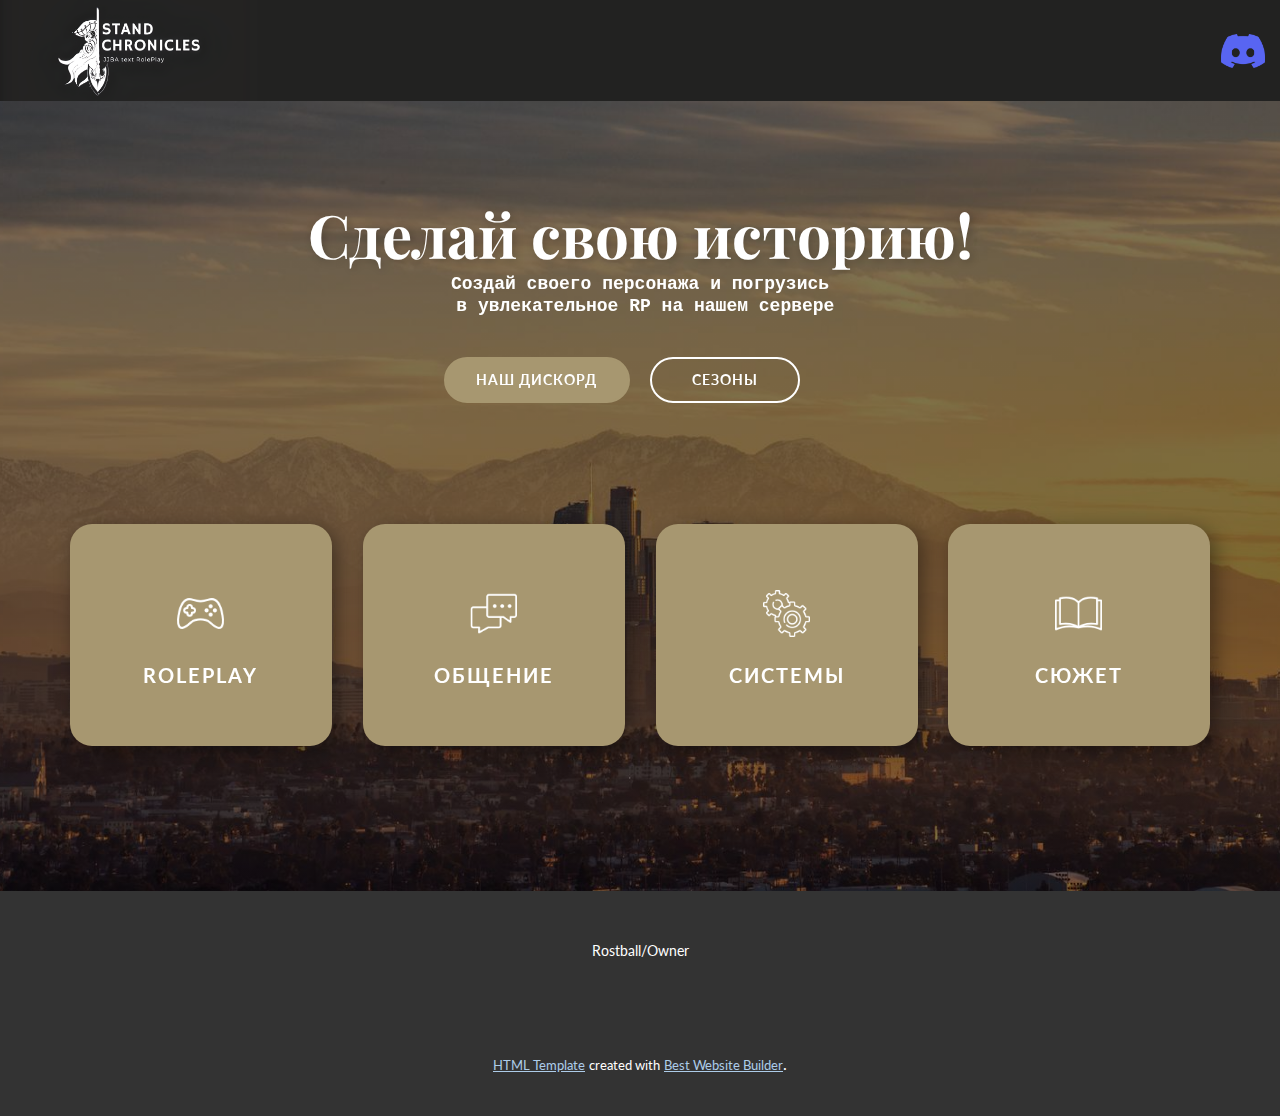
<file: index.html>
<!DOCTYPE html>
<html style="font-size: 16px;" lang="en"><head>
    <meta name="viewport" content="width=device-width, initial-scale=1.0">
    <meta charset="utf-8">
    <meta name="keywords" content="​Book your outdoor adventure, About Us, ​Find your next getaway, Our Services, ​Plan Your Camping Trip, ​How to plan a camping trip, Contact Us">
    <meta name="description" content="">
    <title>Главная</title>
    <link rel="stylesheet" href="nicepage.css" media="screen">
<link rel="stylesheet" href="Главная.css" media="screen">
    <script class="u-script" type="text/javascript" src="jquery.js" defer=""></script>
    <script class="u-script" type="text/javascript" src="nicepage.js" defer=""></script>
    <meta name="generator" content="Nicepage 5.9.10, nicepage.com">
    <link rel="icon" href="images/favicon.gif">
    <link id="u-theme-google-font" rel="stylesheet" href="https://fonts.googleapis.com/css?family=Playfair+Display:400,400i,500,500i,600,600i,700,700i,800,800i,900,900i|Lato:100,100i,300,300i,400,400i,700,700i,900,900i">
    
    
    <script type="application/ld+json">{
		"@context": "http://schema.org",
		"@type": "Organization",
		"name": "Site1",
		"logo": "images/zyro-image8.png"
}</script>
    <meta name="theme-color" content="#478ac9">
    <meta property="og:title" content="Главная">
    <meta property="og:description" content="">
    <meta property="og:type" content="website">
  <meta data-intl-tel-input-cdn-path="intlTelInput/"></head>
  <body data-home-page="Главная.html" data-home-page-title="Главная" class="u-body u-xl-mode" data-lang="en"><header class="u-clearfix u-custom-color-2 u-header u-header" id="sec-c67f"><a href="Главная.html" class="u-image u-logo u-image-1" data-image-width="2000" data-image-height="2000" title="Home">
        <img src="images/zyro-image8.png" class="u-logo-image u-logo-image-1">
      </a><nav class="u-menu u-menu-one-level u-offcanvas u-menu-1" data-responsive-from="MD">
        <div class="menu-collapse" style="font-size: 1rem; letter-spacing: 0px; font-weight: 700;">
          <a class="u-button-style u-custom-border u-custom-border-color u-custom-borders u-custom-left-right-menu-spacing u-custom-padding-bottom u-custom-text-active-color u-custom-text-color u-custom-top-bottom-menu-spacing u-nav-link u-text-active-palette-1-base u-text-hover-palette-2-base" href="#">
            <svg class="u-svg-link" viewBox="0 0 24 24"><use xmlns:xlink="http://www.w3.org/1999/xlink" xlink:href="#menu-hamburger"></use></svg>
            <svg class="u-svg-content" version="1.1" id="menu-hamburger" viewBox="0 0 16 16" x="0px" y="0px" xmlns:xlink="http://www.w3.org/1999/xlink" xmlns="http://www.w3.org/2000/svg"><g><rect y="1" width="16" height="2"></rect><rect y="7" width="16" height="2"></rect><rect y="13" width="16" height="2"></rect>
</g></svg>
          </a>
        </div>
        <div class="u-nav-container"></div>
        <div class="u-nav-container-collapse">
          <div class="u-black u-container-style u-inner-container-layout u-opacity u-opacity-95 u-sidenav">
            <div class="u-inner-container-layout u-sidenav-overflow">
              <div class="u-menu-close"></div>
              <ul class="u-align-center u-nav u-popupmenu-items u-unstyled u-nav-1"><li class="u-nav-item"><a class="u-button-style u-nav-link" href="Главная.html">Главная</a>
</li><li class="u-nav-item"><a class="u-button-style u-nav-link" href="Сезон-1.html">Сезон 1</a>
</li><li class="u-nav-item"><a class="u-button-style u-nav-link" href="Сезоны.html">Сезоны</a>
</li></ul>
            </div>
          </div>
          <div class="u-black u-menu-overlay u-opacity u-opacity-70"></div>
        </div>
      </nav><img class="u-image u-image-contain u-image-default u-image-2" src="images/image8.png" alt="" data-image-width="619" data-image-height="470" data-href="https://discord.gg/TKcjsDPbUJ"></header>
    <section class="skrollable skrollable-between u-align-center u-clearfix u-image u-shading u-section-1" src="" id="sec-804d" data-image-width="6720" data-image-height="3055">
      <div class="u-clearfix u-sheet u-sheet-1">
        <h1 class="u-align-center-md u-align-center-sm u-align-center-xs u-text u-text-default u-text-1" data-animation-name="customAnimationIn" data-animation-duration="1500" data-animation-delay="250">Сделай свою историю!</h1>
        <h6 class="u-text u-text-default u-text-2">Создай своего персонажа и погрузись<br>&nbsp;в увлекательное RP на нашем сервере
        </h6>
        <div class="u-clearfix u-expanded-width-xs u-layout-custom-sm u-layout-custom-xs u-layout-wrap u-layout-wrap-1">
          <div class="u-layout">
            <div class="u-layout-row">
              <div class="u-align-right u-container-align-center-xs u-container-style u-layout-cell u-left-cell u-size-30-lg u-size-30-md u-size-30-sm u-size-30-xl u-size-60-xs u-layout-cell-1" data-animation-name="customAnimationIn" data-animation-duration="1500" data-animation-delay="250">
                <div class="u-container-layout u-valign-top u-container-layout-1">
                  <a href="https://discord.gg/TKcjsDPbUJ" class="u-align-center-xs u-border-2 u-border-palette-2-base u-btn u-btn-round u-button-style u-palette-2-base u-radius-50 u-btn-1" target="_blank">наш дискорд</a>
                </div>
              </div>
              <div class="u-align-left u-container-align-center-xs u-container-style u-layout-cell u-right-cell u-size-30-lg u-size-30-md u-size-30-sm u-size-30-xl u-size-60-xs u-layout-cell-2" data-animation-name="customAnimationIn" data-animation-duration="1500" data-animation-delay="250">
                <div class="u-container-layout u-valign-top u-container-layout-2">
                  <a href="Сезоны.html" class="u-active-white u-align-center-xs u-border-2 u-border-active-white u-border-hover-white u-border-white u-btn u-btn-round u-button-style u-hover-white u-none u-radius-50 u-text-active-black u-text-hover-black u-btn-2">Сезоны</a>
                </div>
              </div>
            </div>
          </div>
        </div>
        <div class="u-expanded-width u-list u-list-1">
          <div class="u-repeater u-repeater-1">
            <div class="u-align-center u-container-align-center u-container-style u-list-item u-palette-2-base u-radius-22 u-repeater-item u-shape-round u-list-item-1" data-animation-name="customAnimationIn" data-animation-duration="1250" data-animation-delay="500">
              <div class="u-container-layout u-similar-container u-valign-middle u-container-layout-3"><span class="u-align-center u-file-icon u-icon u-text-grey-5 u-icon-1"><img src="images/686589-6c7d7df5.png" alt=""></span>
                <h4 class="u-align-center u-custom-font u-text u-text-font u-text-3">Roleplay</h4>
              </div>
            </div>
            <div class="u-align-center u-container-align-center u-container-style u-list-item u-palette-2-base u-radius-22 u-repeater-item u-shape-round u-list-item-2" data-animation-name="customAnimationIn" data-animation-duration="1250" data-animation-delay="500">
              <div class="u-container-layout u-similar-container u-valign-middle u-container-layout-4"><span class="u-align-center u-file-icon u-icon u-text-grey-5 u-icon-2"><img src="images/2594058-48ccb4fb.png" alt=""></span>
                <h4 class="u-align-center u-custom-font u-text u-text-font u-text-4">общение</h4>
              </div>
            </div>
            <div class="u-align-center u-container-align-center u-container-style u-list-item u-palette-2-base u-radius-22 u-repeater-item u-shape-round u-list-item-3" data-animation-name="customAnimationIn" data-animation-duration="1250" data-animation-delay="500">
              <div class="u-container-layout u-similar-container u-valign-middle u-container-layout-5"><span class="u-align-center u-file-icon u-icon u-text-grey-5 u-icon-3"><img src="images/3247956-eab9d587.png" alt=""></span>
                <h4 class="u-align-center u-custom-font u-text u-text-font u-text-5">системы</h4>
              </div>
            </div>
            <div class="u-align-center u-container-align-center u-container-style u-list-item u-palette-2-base u-radius-22 u-repeater-item u-shape-round u-list-item-4" data-animation-name="customAnimationIn" data-animation-duration="1250" data-animation-delay="500">
              <div class="u-container-layout u-similar-container u-valign-middle u-container-layout-6"><span class="u-align-center u-file-icon u-icon u-text-grey-5 u-icon-4"><img src="images/864685-11a53898.png" alt=""></span>
                <h4 class="u-align-center u-custom-font u-text u-text-font u-text-6">сюжет</h4>
              </div>
            </div>
          </div>
        </div>
      </div>
    </section>
    
    
    <footer class="u-align-center u-clearfix u-footer u-grey-80 u-footer" id="sec-b7f2"><div class="u-clearfix u-sheet u-sheet-1">
        <p class="u-small-text u-text u-text-variant u-text-1">Rostball/Owner</p>
      </div></footer>
    <section class="u-backlink u-clearfix u-grey-80">
      <a class="u-link" href="https://nicepage.com/html-templates" target="_blank">
        <span>HTML Template</span>
      </a>
      <p class="u-text">
        <span>created with</span>
      </p>
      <a class="u-link" href="https://nicepage.cc" target="_blank">
        <span>Best Website Builder</span>
      </a>. 
    </section>
  
</body></html>
</file>
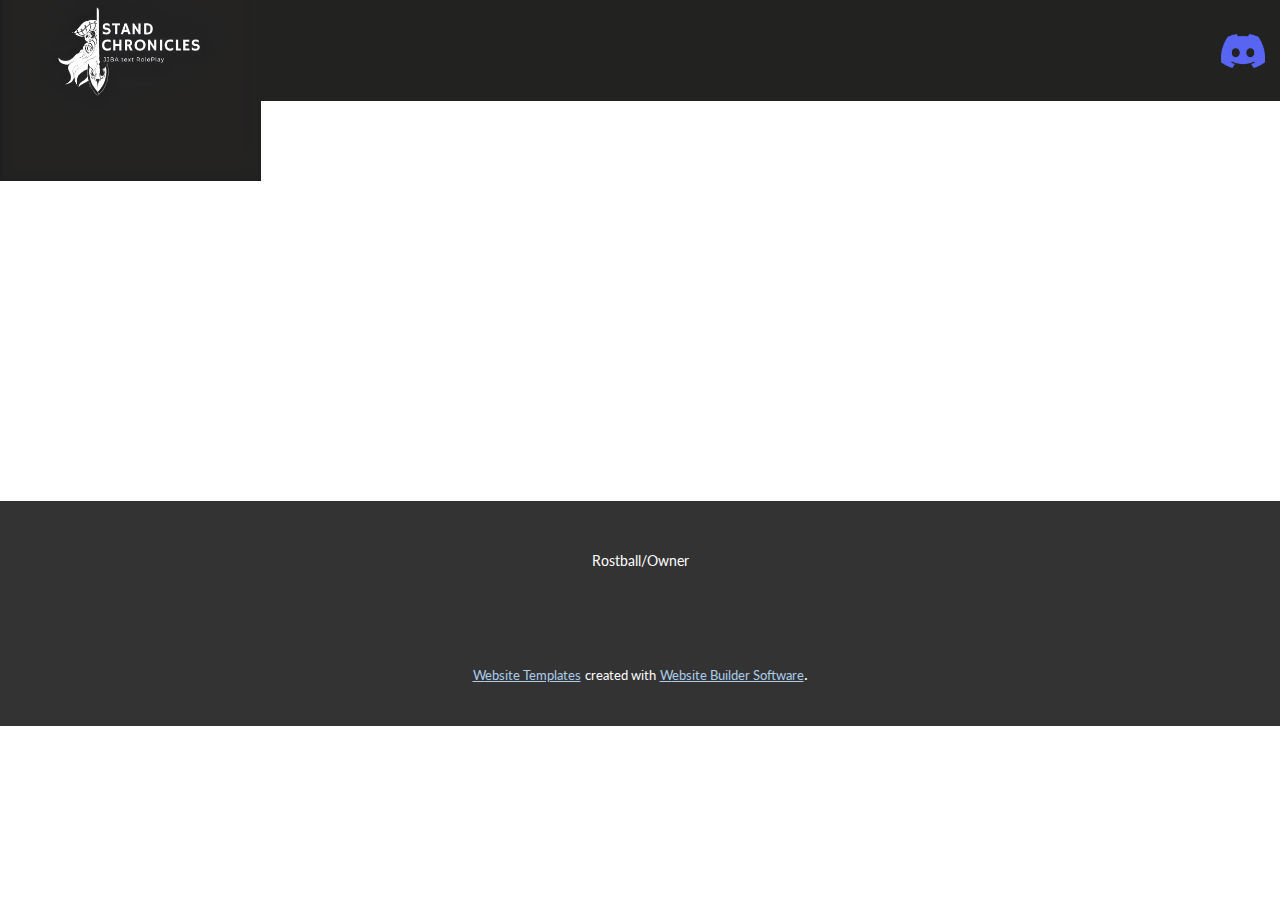
<file: About.html>
<!DOCTYPE html>
<html style="font-size: 16px;" lang="en"><head>
    <meta name="viewport" content="width=device-width, initial-scale=1.0">
    <meta charset="utf-8">
    <meta name="keywords" content="">
    <meta name="description" content="">
    <title>About</title>
    <link rel="stylesheet" href="nicepage.css" media="screen">
<link rel="stylesheet" href="About.css" media="screen">
    <script class="u-script" type="text/javascript" src="jquery.js" defer=""></script>
    <script class="u-script" type="text/javascript" src="nicepage.js" defer=""></script>
    <meta name="generator" content="Nicepage 5.9.10, nicepage.com">
    <link id="u-theme-google-font" rel="stylesheet" href="https://fonts.googleapis.com/css?family=Playfair+Display:400,400i,500,500i,600,600i,700,700i,800,800i,900,900i|Lato:100,100i,300,300i,400,400i,700,700i,900,900i">
    
    
    <script type="application/ld+json">{
		"@context": "http://schema.org",
		"@type": "Organization",
		"name": "",
		"logo": "images/zyro-image8.png"
}</script>
    <meta name="theme-color" content="#478ac9">
    <meta property="og:title" content="About">
    <meta property="og:type" content="website">
  <meta data-intl-tel-input-cdn-path="intlTelInput/"></head>
  <body class="u-body u-xl-mode" data-lang="en"><header class="u-clearfix u-custom-color-2 u-header u-header" id="sec-c67f"><a href="https://nicepage.com" class="u-image u-logo u-image-1" data-image-width="2000" data-image-height="2000">
        <img src="images/zyro-image8.png" class="u-logo-image u-logo-image-1">
      </a><nav class="u-menu u-menu-one-level u-offcanvas u-menu-1" data-responsive-from="MD">
        <div class="menu-collapse" style="font-size: 1rem; letter-spacing: 0px; font-weight: 700;">
          <a class="u-button-style u-custom-border u-custom-border-color u-custom-borders u-custom-left-right-menu-spacing u-custom-padding-bottom u-custom-text-active-color u-custom-text-color u-custom-top-bottom-menu-spacing u-nav-link u-text-active-palette-1-base u-text-hover-palette-2-base" href="#">
            <svg class="u-svg-link" viewBox="0 0 24 24"><use xmlns:xlink="http://www.w3.org/1999/xlink" xlink:href="#menu-hamburger"></use></svg>
            <svg class="u-svg-content" version="1.1" id="menu-hamburger" viewBox="0 0 16 16" x="0px" y="0px" xmlns:xlink="http://www.w3.org/1999/xlink" xmlns="http://www.w3.org/2000/svg"><g><rect y="1" width="16" height="2"></rect><rect y="7" width="16" height="2"></rect><rect y="13" width="16" height="2"></rect>
</g></svg>
          </a>
        </div>
        <div class="u-nav-container"></div>
        <div class="u-nav-container-collapse">
          <div class="u-black u-container-style u-inner-container-layout u-opacity u-opacity-95 u-sidenav">
            <div class="u-inner-container-layout u-sidenav-overflow">
              <div class="u-menu-close"></div>
              <ul class="u-align-center u-nav u-popupmenu-items u-unstyled u-nav-1"><li class="u-nav-item"><a class="u-button-style u-nav-link" href="Home.html">Home</a>
</li><li class="u-nav-item"><a class="u-button-style u-nav-link" href="About.html">About</a>
</li><li class="u-nav-item"><a class="u-button-style u-nav-link" href="Сезон-1.html">Сезон 1</a>
</li><li class="u-nav-item"><a class="u-button-style u-nav-link" href="Сезоны.html">Сезоны</a>
</li></ul>
            </div>
          </div>
          <div class="u-black u-menu-overlay u-opacity u-opacity-70"></div>
        </div>
      </nav><img class="u-image u-image-contain u-image-default u-image-2" src="images/image8.png" alt="" data-image-width="619" data-image-height="470" data-href="https://discord.gg/TKcjsDPbUJ"></header>
    <section class="u-clearfix u-section-1" id="sec-ad07">
      <div class="u-clearfix u-sheet u-sheet-1"></div>
    </section>
    
    
    <footer class="u-align-center u-clearfix u-footer u-grey-80 u-footer" id="sec-b7f2"><div class="u-clearfix u-sheet u-sheet-1">
        <p class="u-small-text u-text u-text-variant u-text-1">Rostball/Owner</p>
      </div></footer>
    <section class="u-backlink u-clearfix u-grey-80">
      <a class="u-link" href="https://nicepage.com/website-templates" target="_blank">
        <span>Website Templates</span>
      </a>
      <p class="u-text">
        <span>created with</span>
      </p>
      <a class="u-link" href="" target="_blank">
        <span>Website Builder Software</span>
      </a>. 
    </section>
  
</body></html>
</file>
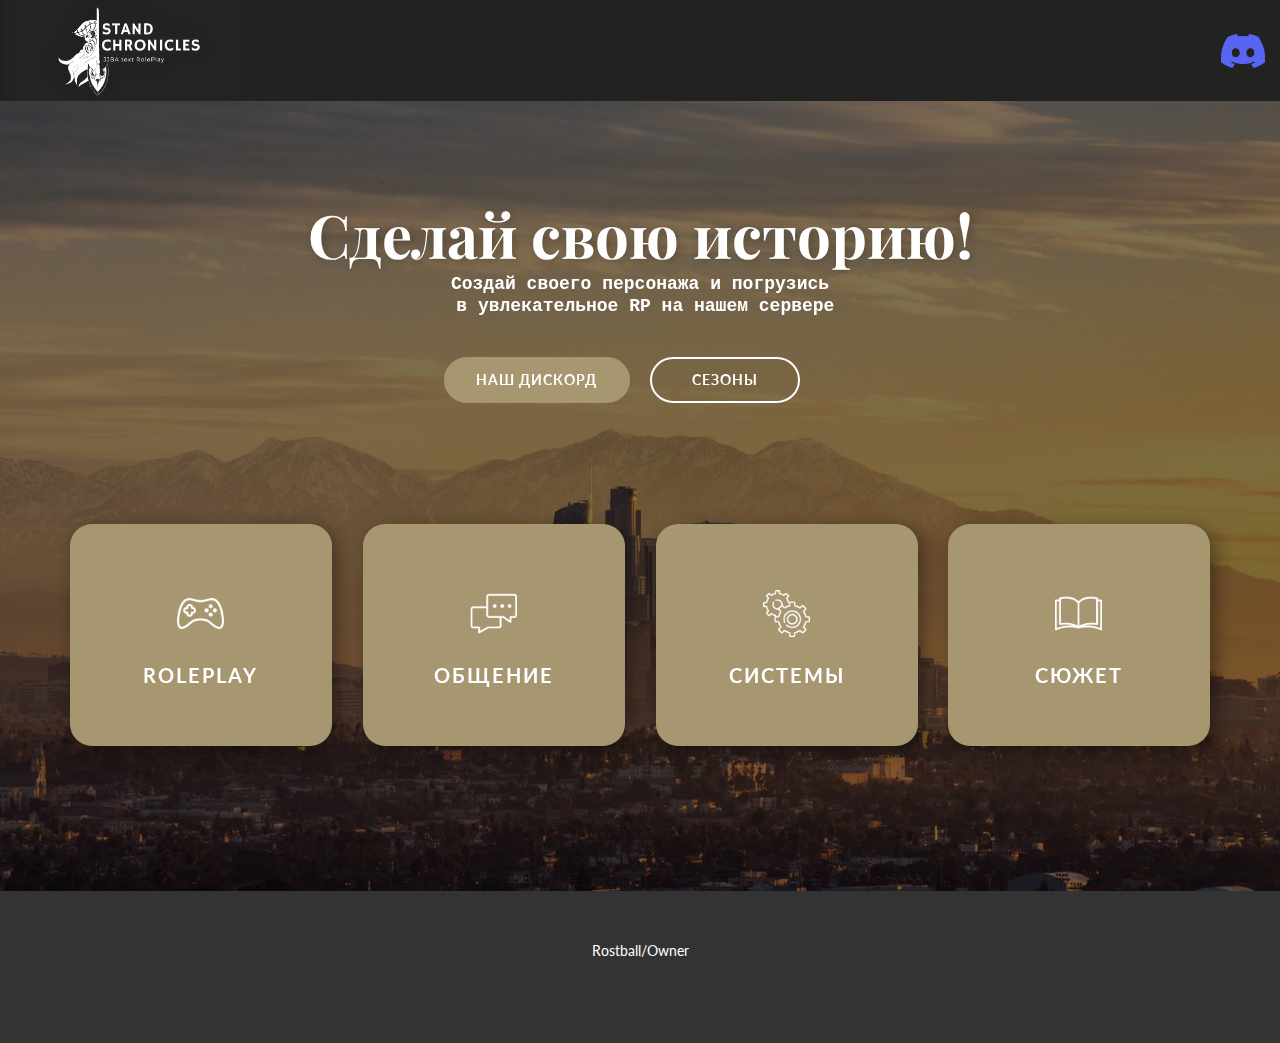
<file: Home.html>
<!DOCTYPE html>
<html style="font-size: 16px;" lang="en"><head>
    <meta name="viewport" content="width=device-width, initial-scale=1.0">
    <meta charset="utf-8">
    <meta name="keywords" content="​Book your outdoor adventure, About Us, ​Find your next getaway, Our Services, ​Plan Your Camping Trip, ​How to plan a camping trip, Contact Us">
    <meta name="description" content="">
    <title>Home</title>
    <link rel="stylesheet" href="nicepage.css" media="screen">
<link rel="stylesheet" href="Home.css" media="screen">
    <script class="u-script" type="text/javascript" src="jquery.js" defer=""></script>
    <script class="u-script" type="text/javascript" src="nicepage.js" defer=""></script>
    <meta name="generator" content="Nicepage 5.9.10, nicepage.com">
    <link id="u-theme-google-font" rel="stylesheet" href="https://fonts.googleapis.com/css?family=Playfair+Display:400,400i,500,500i,600,600i,700,700i,800,800i,900,900i|Lato:100,100i,300,300i,400,400i,700,700i,900,900i">
    
    
    <script type="application/ld+json">{
		"@context": "http://schema.org",
		"@type": "Organization",
		"name": "",
		"logo": "images/zyro-image8.png"
}</script>
    <meta name="theme-color" content="#478ac9">
    <meta property="og:title" content="Home">
    <meta property="og:type" content="website">
  <meta data-intl-tel-input-cdn-path="intlTelInput/"></head>
  <body class="u-body u-xl-mode" data-lang="en"><header class="u-clearfix u-custom-color-2 u-header u-header" id="sec-c67f"><a href="https://nicepage.com" class="u-image u-logo u-image-1" data-image-width="2000" data-image-height="2000">
        <img src="images/zyro-image8.png" class="u-logo-image u-logo-image-1">
      </a><nav class="u-menu u-menu-one-level u-offcanvas u-menu-1" data-responsive-from="MD">
        <div class="menu-collapse" style="font-size: 1rem; letter-spacing: 0px; font-weight: 700;">
          <a class="u-button-style u-custom-border u-custom-border-color u-custom-borders u-custom-left-right-menu-spacing u-custom-padding-bottom u-custom-text-active-color u-custom-text-color u-custom-top-bottom-menu-spacing u-nav-link u-text-active-palette-1-base u-text-hover-palette-2-base" href="#">
            <svg class="u-svg-link" viewBox="0 0 24 24"><use xmlns:xlink="http://www.w3.org/1999/xlink" xlink:href="#menu-hamburger"></use></svg>
            <svg class="u-svg-content" version="1.1" id="menu-hamburger" viewBox="0 0 16 16" x="0px" y="0px" xmlns:xlink="http://www.w3.org/1999/xlink" xmlns="http://www.w3.org/2000/svg"><g><rect y="1" width="16" height="2"></rect><rect y="7" width="16" height="2"></rect><rect y="13" width="16" height="2"></rect>
</g></svg>
          </a>
        </div>
        <div class="u-nav-container"></div>
        <div class="u-nav-container-collapse">
          <div class="u-black u-container-style u-inner-container-layout u-opacity u-opacity-95 u-sidenav">
            <div class="u-inner-container-layout u-sidenav-overflow">
              <div class="u-menu-close"></div>
              <ul class="u-align-center u-nav u-popupmenu-items u-unstyled u-nav-1"><li class="u-nav-item"><a class="u-button-style u-nav-link" href="Home.html">Home</a>
</li><li class="u-nav-item"><a class="u-button-style u-nav-link" href="About.html">About</a>
</li><li class="u-nav-item"><a class="u-button-style u-nav-link" href="Сезон-1.html">Сезон 1</a>
</li><li class="u-nav-item"><a class="u-button-style u-nav-link" href="Сезоны.html">Сезоны</a>
</li></ul>
            </div>
          </div>
          <div class="u-black u-menu-overlay u-opacity u-opacity-70"></div>
        </div>
      </nav><img class="u-image u-image-contain u-image-default u-image-2" src="images/image8.png" alt="" data-image-width="619" data-image-height="470" data-href="https://discord.gg/TKcjsDPbUJ"></header>
    <section class="skrollable skrollable-between u-align-center u-clearfix u-container-align-center-md u-container-align-center-sm u-image u-shading u-section-1" src="" id="sec-804d" data-image-width="6720" data-image-height="3055">
      <div class="u-clearfix u-sheet u-sheet-1">
        <h1 class="u-align-center-md u-align-center-sm u-align-center-xs u-text u-text-default u-text-1" data-animation-name="customAnimationIn" data-animation-duration="1500" data-animation-delay="250">Сделай свою историю!</h1>
        <h6 class="u-text u-text-default u-text-2">Создай своего персонажа и погрузись<br>&nbsp;в увлекательное RP на нашем сервере
        </h6>
        <div class="u-clearfix u-expanded-width-xs u-layout-custom-sm u-layout-custom-xs u-layout-wrap u-layout-wrap-1">
          <div class="u-layout">
            <div class="u-layout-row">
              <div class="u-align-right u-container-align-center-xs u-container-style u-layout-cell u-left-cell u-size-30-lg u-size-30-md u-size-30-sm u-size-30-xl u-size-60-xs u-layout-cell-1" data-animation-name="customAnimationIn" data-animation-duration="1500" data-animation-delay="250">
                <div class="u-container-layout u-valign-top u-container-layout-1">
                  <a href="https://discord.gg/TKcjsDPbUJ" class="u-align-center-xs u-border-2 u-border-palette-2-base u-btn u-btn-round u-button-style u-palette-2-base u-radius-50 u-btn-1" target="_blank">наш дискорд</a>
                </div>
              </div>
              <div class="u-align-left u-container-align-center-xs u-container-style u-layout-cell u-right-cell u-size-30-lg u-size-30-md u-size-30-sm u-size-30-xl u-size-60-xs u-layout-cell-2" data-animation-name="customAnimationIn" data-animation-duration="1500" data-animation-delay="250">
                <div class="u-container-layout u-valign-top u-container-layout-2">
                  <a href="Сезоны.html" class="u-active-white u-align-center-xs u-border-2 u-border-active-white u-border-hover-white u-border-white u-btn u-btn-round u-button-style u-hover-white u-none u-radius-50 u-text-active-black u-text-hover-black u-btn-2">Сезоны</a>
                </div>
              </div>
            </div>
          </div>
        </div>
        <div class="u-expanded-width u-list u-list-1">
          <div class="u-repeater u-repeater-1">
            <div class="u-align-center u-container-align-center u-container-style u-list-item u-palette-2-base u-radius-22 u-repeater-item u-shape-round u-list-item-1" data-animation-name="customAnimationIn" data-animation-duration="1250" data-animation-delay="500">
              <div class="u-container-layout u-similar-container u-valign-middle u-container-layout-3"><span class="u-align-center u-file-icon u-icon u-text-grey-5 u-icon-1"><img src="images/686589-6c7d7df5.png" alt=""></span>
                <h4 class="u-align-center u-custom-font u-text u-text-font u-text-3">Roleplay</h4>
              </div>
            </div>
            <div class="u-align-center u-container-align-center u-container-style u-list-item u-palette-2-base u-radius-22 u-repeater-item u-shape-round u-list-item-2" data-animation-name="customAnimationIn" data-animation-duration="1250" data-animation-delay="500">
              <div class="u-container-layout u-similar-container u-valign-middle u-container-layout-4"><span class="u-align-center u-file-icon u-icon u-text-grey-5 u-icon-2"><img src="images/2594058-48ccb4fb.png" alt=""></span>
                <h4 class="u-align-center u-custom-font u-text u-text-font u-text-4">общение</h4>
              </div>
            </div>
            <div class="u-align-center u-container-align-center u-container-style u-list-item u-palette-2-base u-radius-22 u-repeater-item u-shape-round u-list-item-3" data-animation-name="customAnimationIn" data-animation-duration="1250" data-animation-delay="500">
              <div class="u-container-layout u-similar-container u-valign-middle u-container-layout-5"><span class="u-align-center u-file-icon u-icon u-text-grey-5 u-icon-3"><img src="images/3247956-eab9d587.png" alt=""></span>
                <h4 class="u-align-center u-custom-font u-text u-text-font u-text-5">системы</h4>
              </div>
            </div>
            <div class="u-align-center u-container-align-center u-container-style u-list-item u-palette-2-base u-radius-22 u-repeater-item u-shape-round u-list-item-4" data-animation-name="customAnimationIn" data-animation-duration="1250" data-animation-delay="500">
              <div class="u-container-layout u-similar-container u-valign-middle u-container-layout-6"><span class="u-align-center u-file-icon u-icon u-text-grey-5 u-icon-4"><img src="images/864685-11a53898.png" alt=""></span>
                <h4 class="u-align-center u-custom-font u-text u-text-font u-text-6">сюжет</h4>
              </div>
            </div>
          </div>
        </div>
      </div>
    </section>
    
    
    <footer class="u-align-center u-clearfix u-footer u-grey-80 u-footer" id="sec-b7f2"><div class="u-clearfix u-sheet u-sheet-1">
        <p class="u-small-text u-text u-text-variant u-text-1">Rostball/Owner</p>
      </div></footer>
    <section class="u-backlink u-clearfix u-grey-80">
    
    </section>
  
</body></html>
</file>
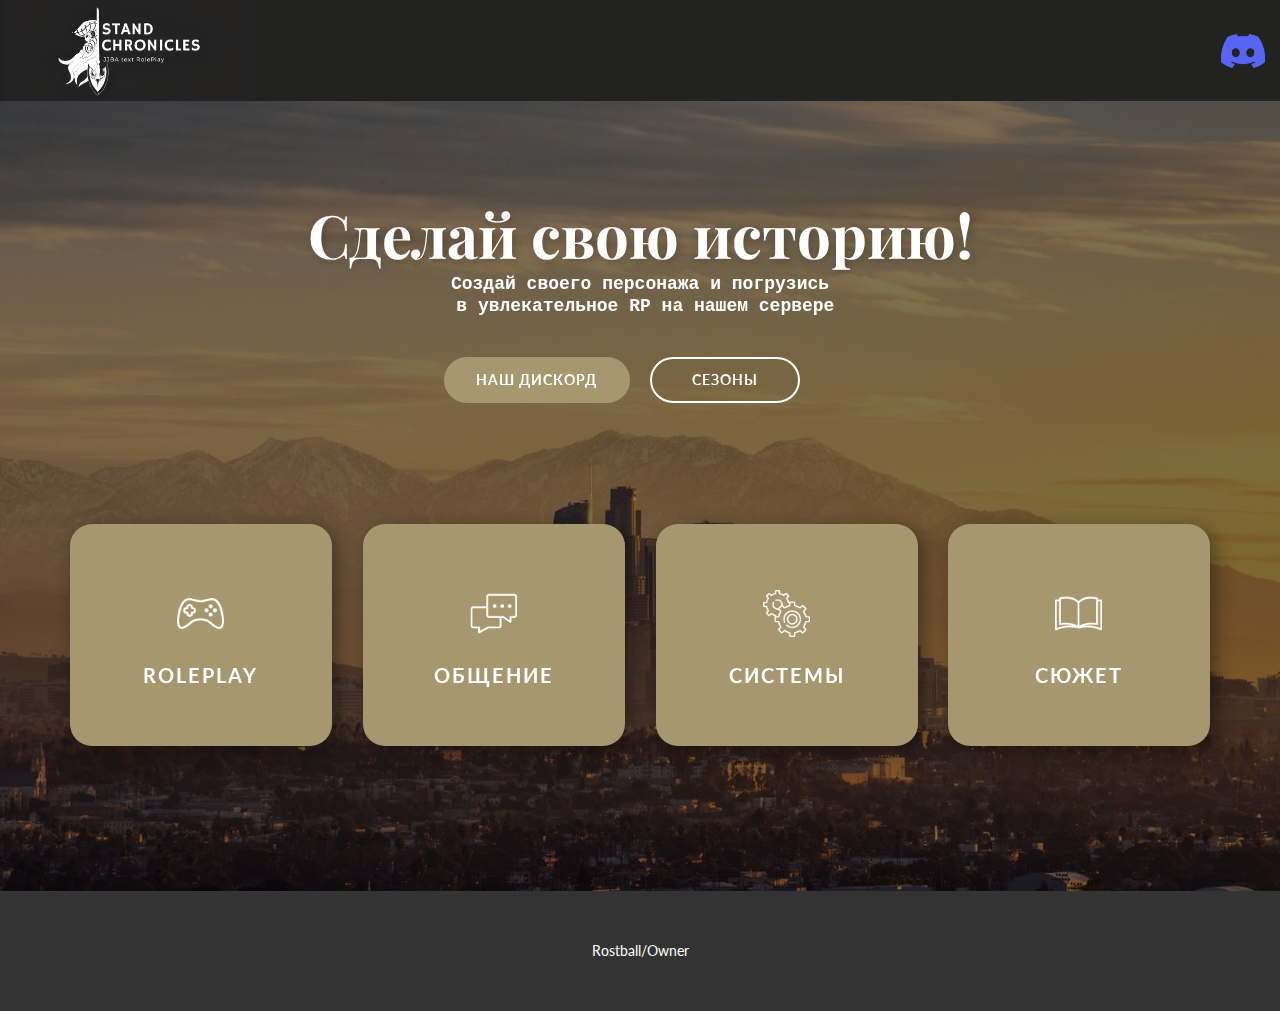
<file: Главная.html>
<!DOCTYPE html>
<html style="font-size: 16px;" lang="en"><head>
    <meta name="viewport" content="width=device-width, initial-scale=1.0">
    <meta charset="utf-8">
    <meta name="keywords" content="​Book your outdoor adventure, About Us, ​Find your next getaway, Our Services, ​Plan Your Camping Trip, ​How to plan a camping trip, Contact Us">
    <meta name="description" content="">
    <title>Главная</title>
    <link rel="stylesheet" href="nicepage.css" media="screen">
<link rel="stylesheet" href="Главная.css" media="screen">
    <script class="u-script" type="text/javascript" src="jquery.js" defer=""></script>
    <script class="u-script" type="text/javascript" src="nicepage.js" defer=""></script>
    <meta name="generator" content="Nicepage 5.9.10, nicepage.com">
    <link rel="icon" href="images/favicon.gif">
    <link id="u-theme-google-font" rel="stylesheet" href="https://fonts.googleapis.com/css?family=Playfair+Display:400,400i,500,500i,600,600i,700,700i,800,800i,900,900i|Lato:100,100i,300,300i,400,400i,700,700i,900,900i">
    
    
    <script type="application/ld+json">{
		"@context": "http://schema.org",
		"@type": "Organization",
		"name": "Site1",
		"logo": "images/zyro-image8.png"
}</script>
    <meta name="theme-color" content="#478ac9">
    <meta property="og:title" content="Главная">
    <meta property="og:description" content="">
    <meta property="og:type" content="website">
  <meta data-intl-tel-input-cdn-path="intlTelInput/"></head>
  <body class="u-body u-xl-mode" data-lang="en"><header class="u-clearfix u-custom-color-2 u-header u-header" id="sec-c67f"><a href="Главная.html" class="u-image u-logo u-image-1" data-image-width="2000" data-image-height="2000" title="Home">
        <img src="images/zyro-image8.png" class="u-logo-image u-logo-image-1">
      </a><nav class="u-menu u-menu-one-level u-offcanvas u-menu-1" data-responsive-from="MD">
        <div class="menu-collapse" style="font-size: 1rem; letter-spacing: 0px; font-weight: 700;">
          <a class="u-button-style u-custom-border u-custom-border-color u-custom-borders u-custom-left-right-menu-spacing u-custom-padding-bottom u-custom-text-active-color u-custom-text-color u-custom-top-bottom-menu-spacing u-nav-link u-text-active-palette-1-base u-text-hover-palette-2-base" href="#">
            <svg class="u-svg-link" viewBox="0 0 24 24"><use xmlns:xlink="http://www.w3.org/1999/xlink" xlink:href="#menu-hamburger"></use></svg>
            <svg class="u-svg-content" version="1.1" id="menu-hamburger" viewBox="0 0 16 16" x="0px" y="0px" xmlns:xlink="http://www.w3.org/1999/xlink" xmlns="http://www.w3.org/2000/svg"><g><rect y="1" width="16" height="2"></rect><rect y="7" width="16" height="2"></rect><rect y="13" width="16" height="2"></rect>
</g></svg>
          </a>
        </div>
        <div class="u-nav-container"></div>
        <div class="u-nav-container-collapse">
          <div class="u-black u-container-style u-inner-container-layout u-opacity u-opacity-95 u-sidenav">
            <div class="u-inner-container-layout u-sidenav-overflow">
              <div class="u-menu-close"></div>
              <ul class="u-align-center u-nav u-popupmenu-items u-unstyled u-nav-1"><li class="u-nav-item"><a class="u-button-style u-nav-link" href="Главная.html">Главная</a>
</li><li class="u-nav-item"><a class="u-button-style u-nav-link" href="Сезон-1.html">Сезон 1</a>
</li><li class="u-nav-item"><a class="u-button-style u-nav-link" href="Сезоны.html">Сезоны</a>
</li></ul>
            </div>
          </div>
          <div class="u-black u-menu-overlay u-opacity u-opacity-70"></div>
        </div>
      </nav><img class="u-image u-image-contain u-image-default u-image-2" src="images/image8.png" alt="" data-image-width="619" data-image-height="470" data-href="https://discord.gg/TKcjsDPbUJ"></header>
    <section class="skrollable skrollable-between u-align-center u-clearfix u-image u-shading u-section-1" src="" id="sec-804d" data-image-width="6720" data-image-height="3055">
      <div class="u-clearfix u-sheet u-sheet-1">
        <h1 class="u-align-center-md u-align-center-sm u-align-center-xs u-text u-text-default u-text-1" data-animation-name="customAnimationIn" data-animation-duration="1500" data-animation-delay="250">Сделай свою историю!</h1>
        <h6 class="u-text u-text-default u-text-2">Создай своего персонажа и погрузись<br>&nbsp;в увлекательное RP на нашем сервере
        </h6>
        <div class="u-clearfix u-expanded-width-xs u-layout-custom-sm u-layout-custom-xs u-layout-wrap u-layout-wrap-1">
          <div class="u-layout">
            <div class="u-layout-row">
              <div class="u-align-right u-container-align-center-xs u-container-style u-layout-cell u-left-cell u-size-30-lg u-size-30-md u-size-30-sm u-size-30-xl u-size-60-xs u-layout-cell-1" data-animation-name="customAnimationIn" data-animation-duration="1500" data-animation-delay="250">
                <div class="u-container-layout u-valign-top u-container-layout-1">
                  <a href="https://discord.gg/TKcjsDPbUJ" class="u-align-center-xs u-border-2 u-border-palette-2-base u-btn u-btn-round u-button-style u-palette-2-base u-radius-50 u-btn-1" target="_blank">наш дискорд</a>
                </div>
              </div>
              <div class="u-align-left u-container-align-center-xs u-container-style u-layout-cell u-right-cell u-size-30-lg u-size-30-md u-size-30-sm u-size-30-xl u-size-60-xs u-layout-cell-2" data-animation-name="customAnimationIn" data-animation-duration="1500" data-animation-delay="250">
                <div class="u-container-layout u-valign-top u-container-layout-2">
                  <a href="Сезоны.html" class="u-active-white u-align-center-xs u-border-2 u-border-active-white u-border-hover-white u-border-white u-btn u-btn-round u-button-style u-hover-white u-none u-radius-50 u-text-active-black u-text-hover-black u-btn-2">Сезоны</a>
                </div>
              </div>
            </div>
          </div>
        </div>
        <div class="u-expanded-width u-list u-list-1">
          <div class="u-repeater u-repeater-1">
            <div class="u-align-center u-container-align-center u-container-style u-list-item u-palette-2-base u-radius-22 u-repeater-item u-shape-round u-list-item-1" data-animation-name="customAnimationIn" data-animation-duration="1250" data-animation-delay="500">
              <div class="u-container-layout u-similar-container u-valign-middle u-container-layout-3"><span class="u-align-center u-file-icon u-icon u-text-grey-5 u-icon-1"><img src="images/686589-6c7d7df5.png" alt=""></span>
                <h4 class="u-align-center u-custom-font u-text u-text-font u-text-3">Roleplay</h4>
              </div>
            </div>
            <div class="u-align-center u-container-align-center u-container-style u-list-item u-palette-2-base u-radius-22 u-repeater-item u-shape-round u-list-item-2" data-animation-name="customAnimationIn" data-animation-duration="1250" data-animation-delay="500">
              <div class="u-container-layout u-similar-container u-valign-middle u-container-layout-4"><span class="u-align-center u-file-icon u-icon u-text-grey-5 u-icon-2"><img src="images/2594058-48ccb4fb.png" alt=""></span>
                <h4 class="u-align-center u-custom-font u-text u-text-font u-text-4">общение</h4>
              </div>
            </div>
            <div class="u-align-center u-container-align-center u-container-style u-list-item u-palette-2-base u-radius-22 u-repeater-item u-shape-round u-list-item-3" data-animation-name="customAnimationIn" data-animation-duration="1250" data-animation-delay="500">
              <div class="u-container-layout u-similar-container u-valign-middle u-container-layout-5"><span class="u-align-center u-file-icon u-icon u-text-grey-5 u-icon-3"><img src="images/3247956-eab9d587.png" alt=""></span>
                <h4 class="u-align-center u-custom-font u-text u-text-font u-text-5">системы</h4>
              </div>
            </div>
            <div class="u-align-center u-container-align-center u-container-style u-list-item u-palette-2-base u-radius-22 u-repeater-item u-shape-round u-list-item-4" data-animation-name="customAnimationIn" data-animation-duration="1250" data-animation-delay="500">
              <div class="u-container-layout u-similar-container u-valign-middle u-container-layout-6"><span class="u-align-center u-file-icon u-icon u-text-grey-5 u-icon-4"><img src="images/864685-11a53898.png" alt=""></span>
                <h4 class="u-align-center u-custom-font u-text u-text-font u-text-6">сюжет</h4>
              </div>
            </div>
          </div>
        </div>
      </div>
    </section>
    
    
    <footer class="u-align-center u-clearfix u-footer u-grey-80 u-footer" id="sec-b7f2"><div class="u-clearfix u-sheet u-sheet-1">
        <p class="u-small-text u-text u-text-variant u-text-1">Rostball/Owner</p>
      </div></footer>

    </section>
  
</body></html>
</file>
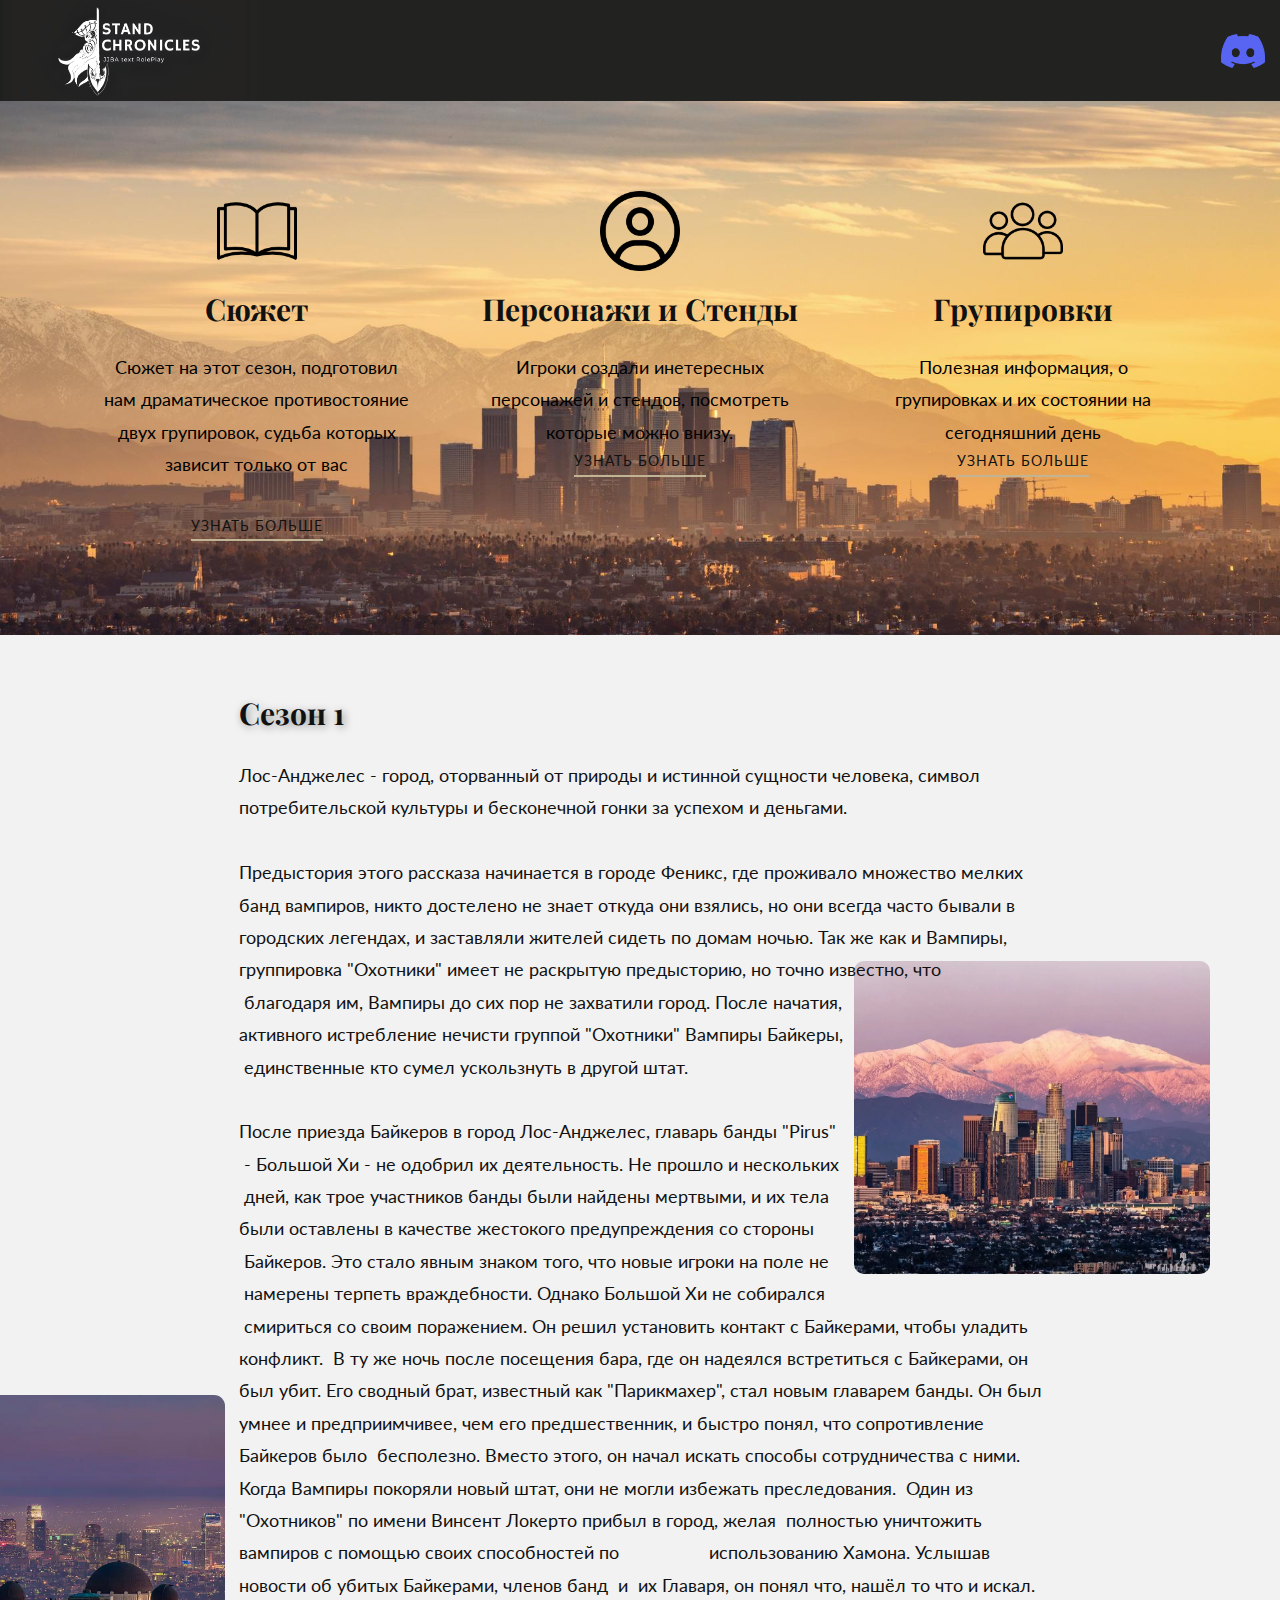
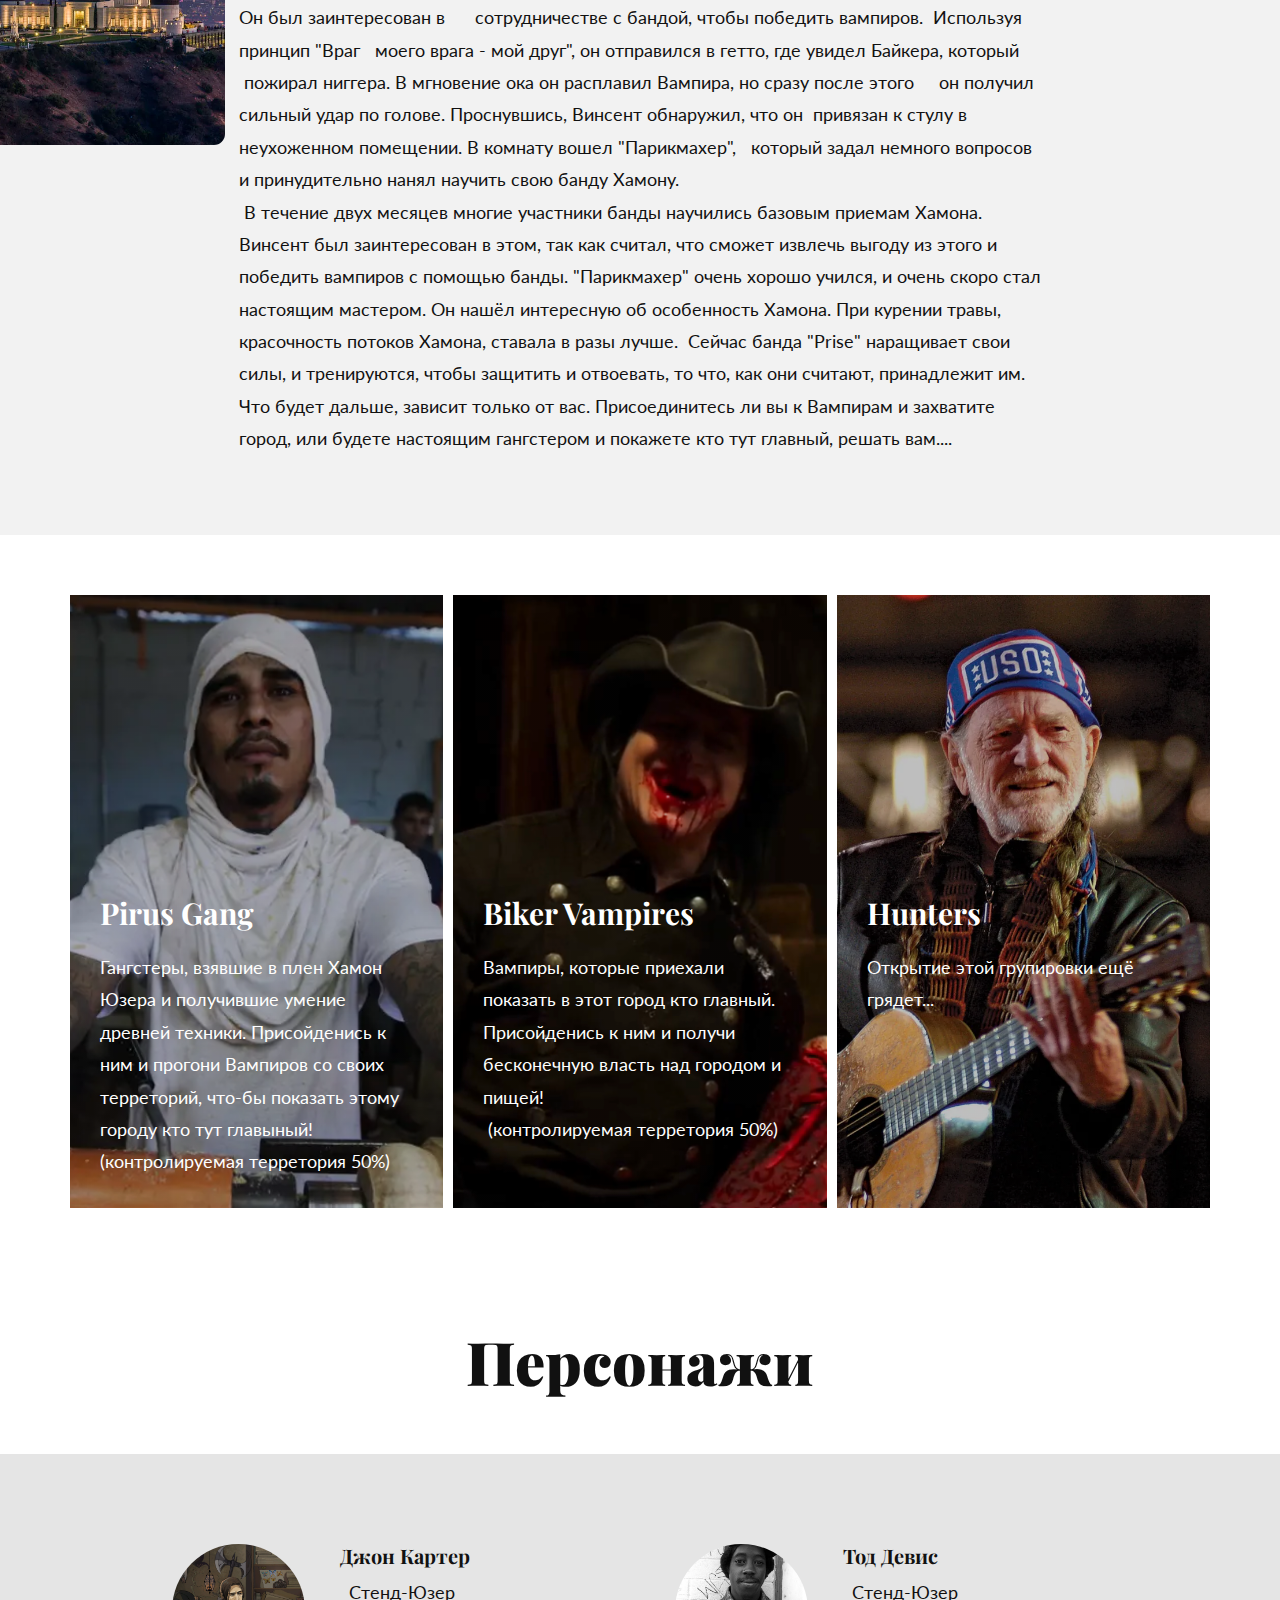
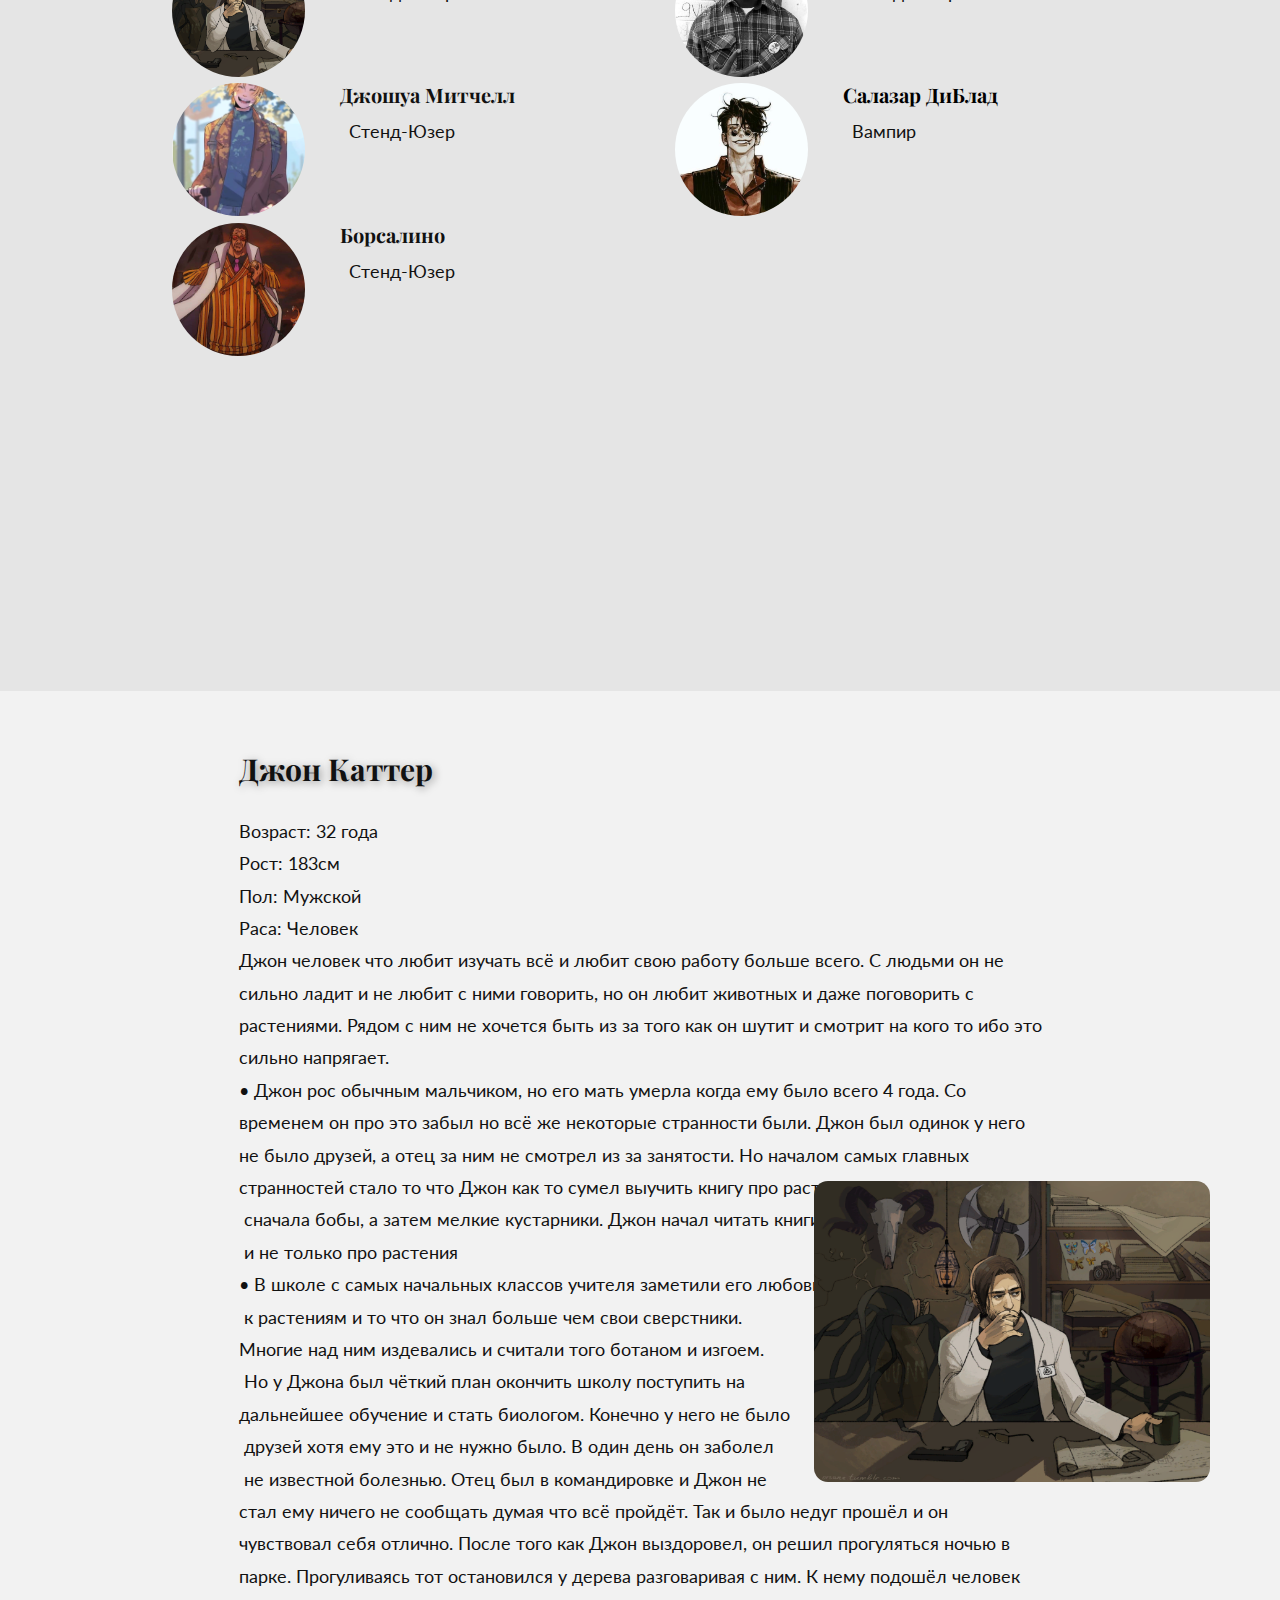
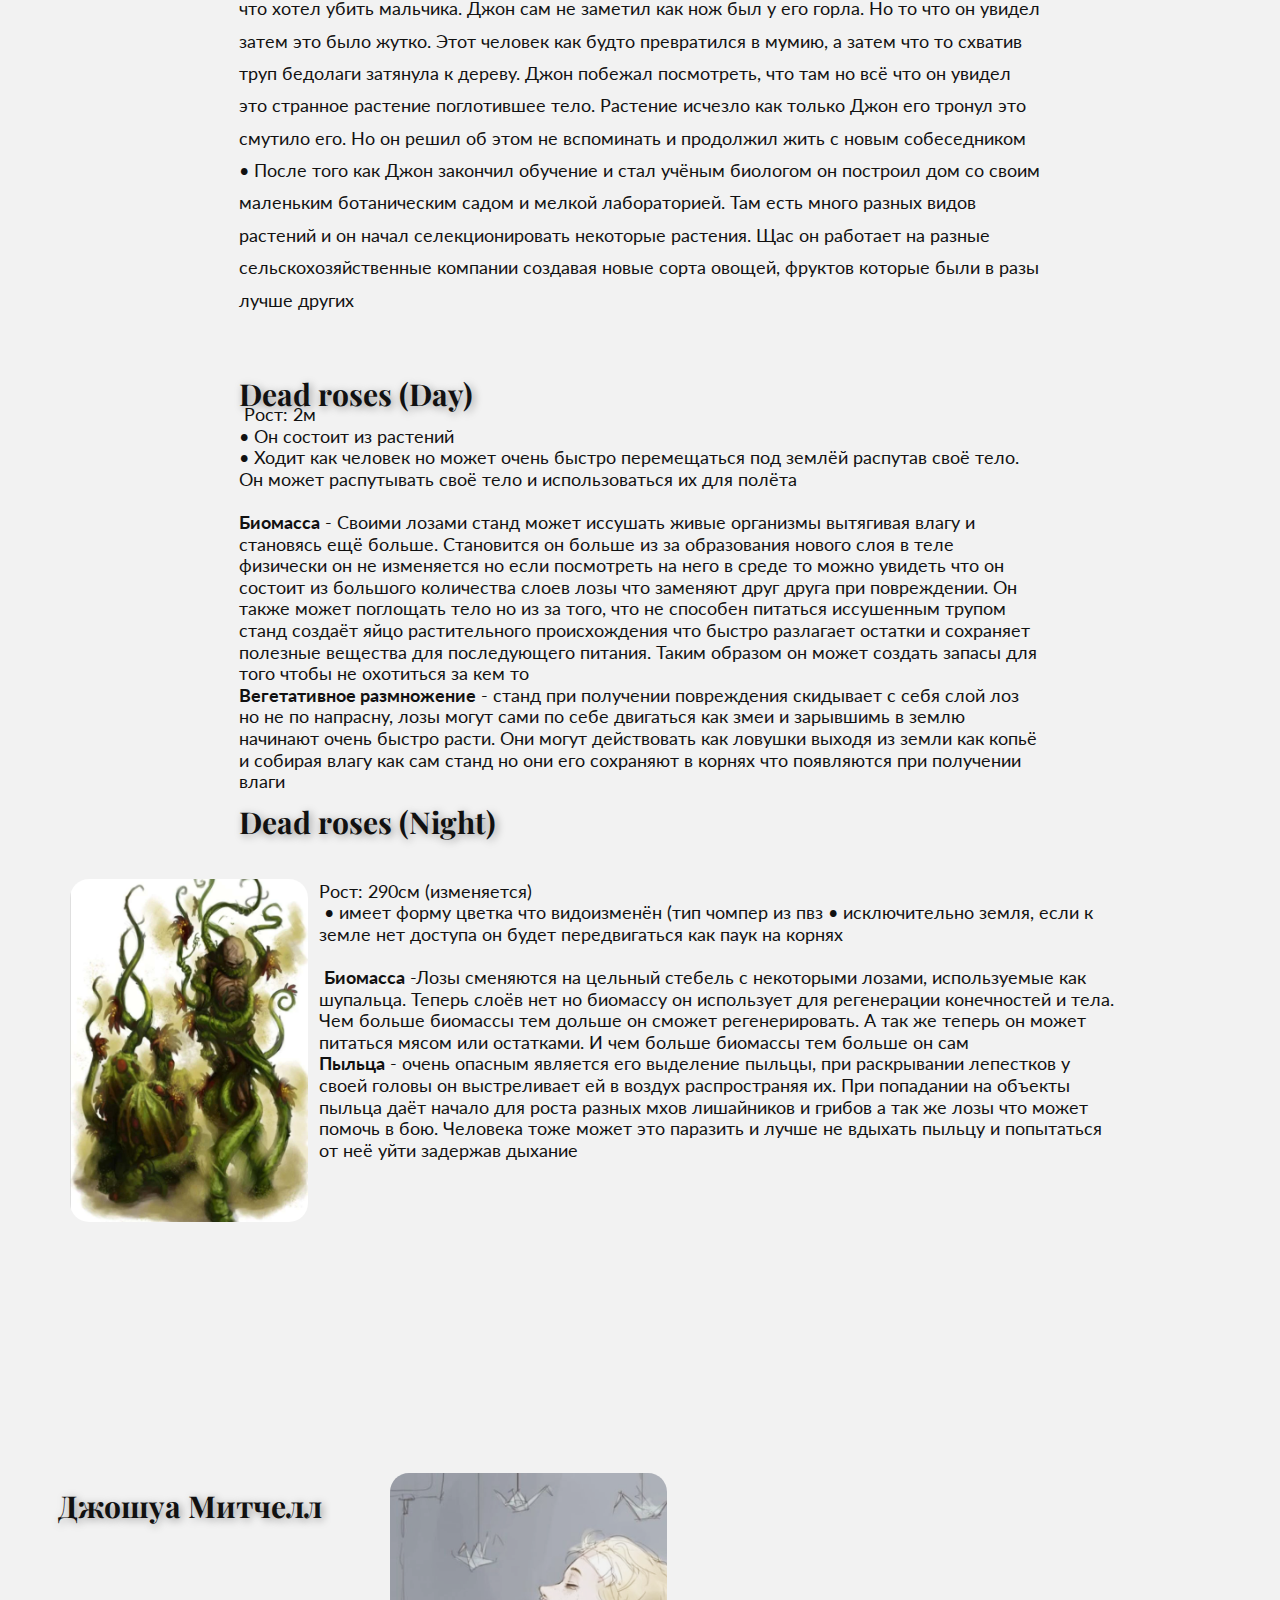
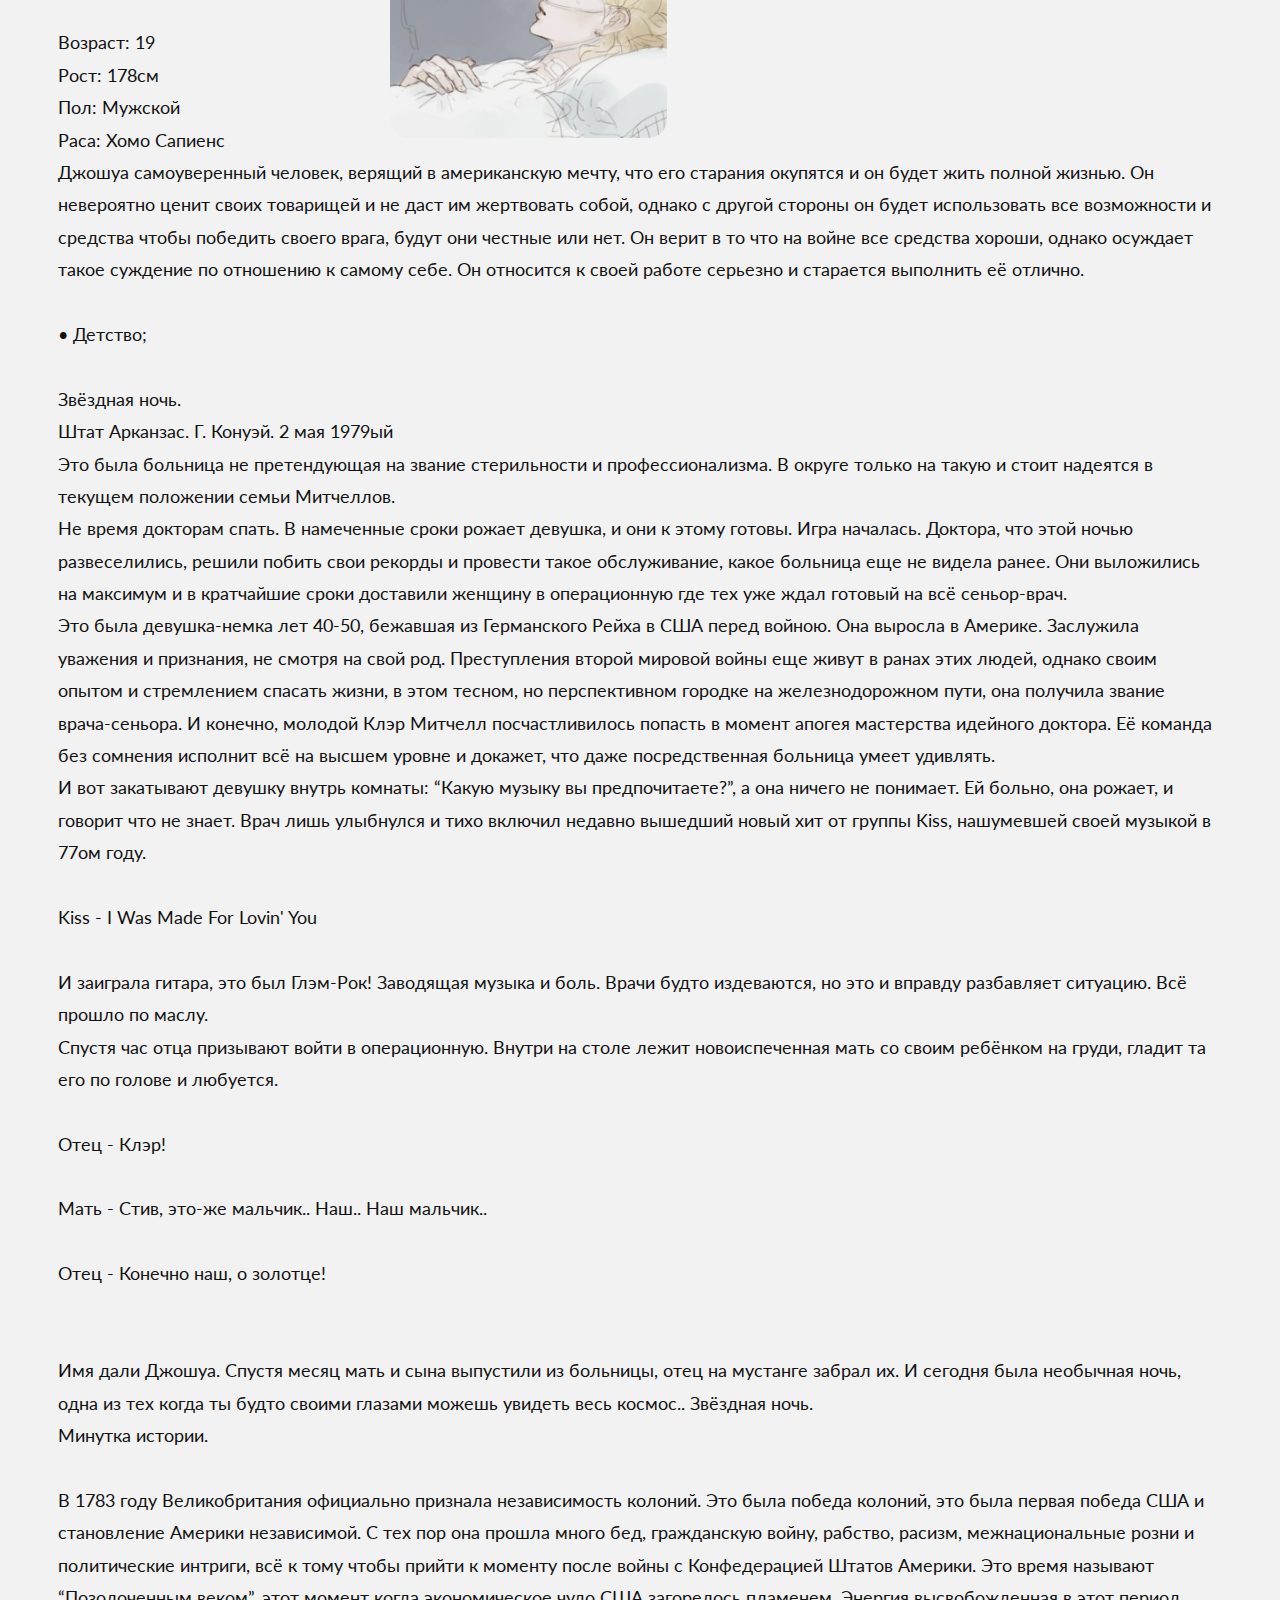
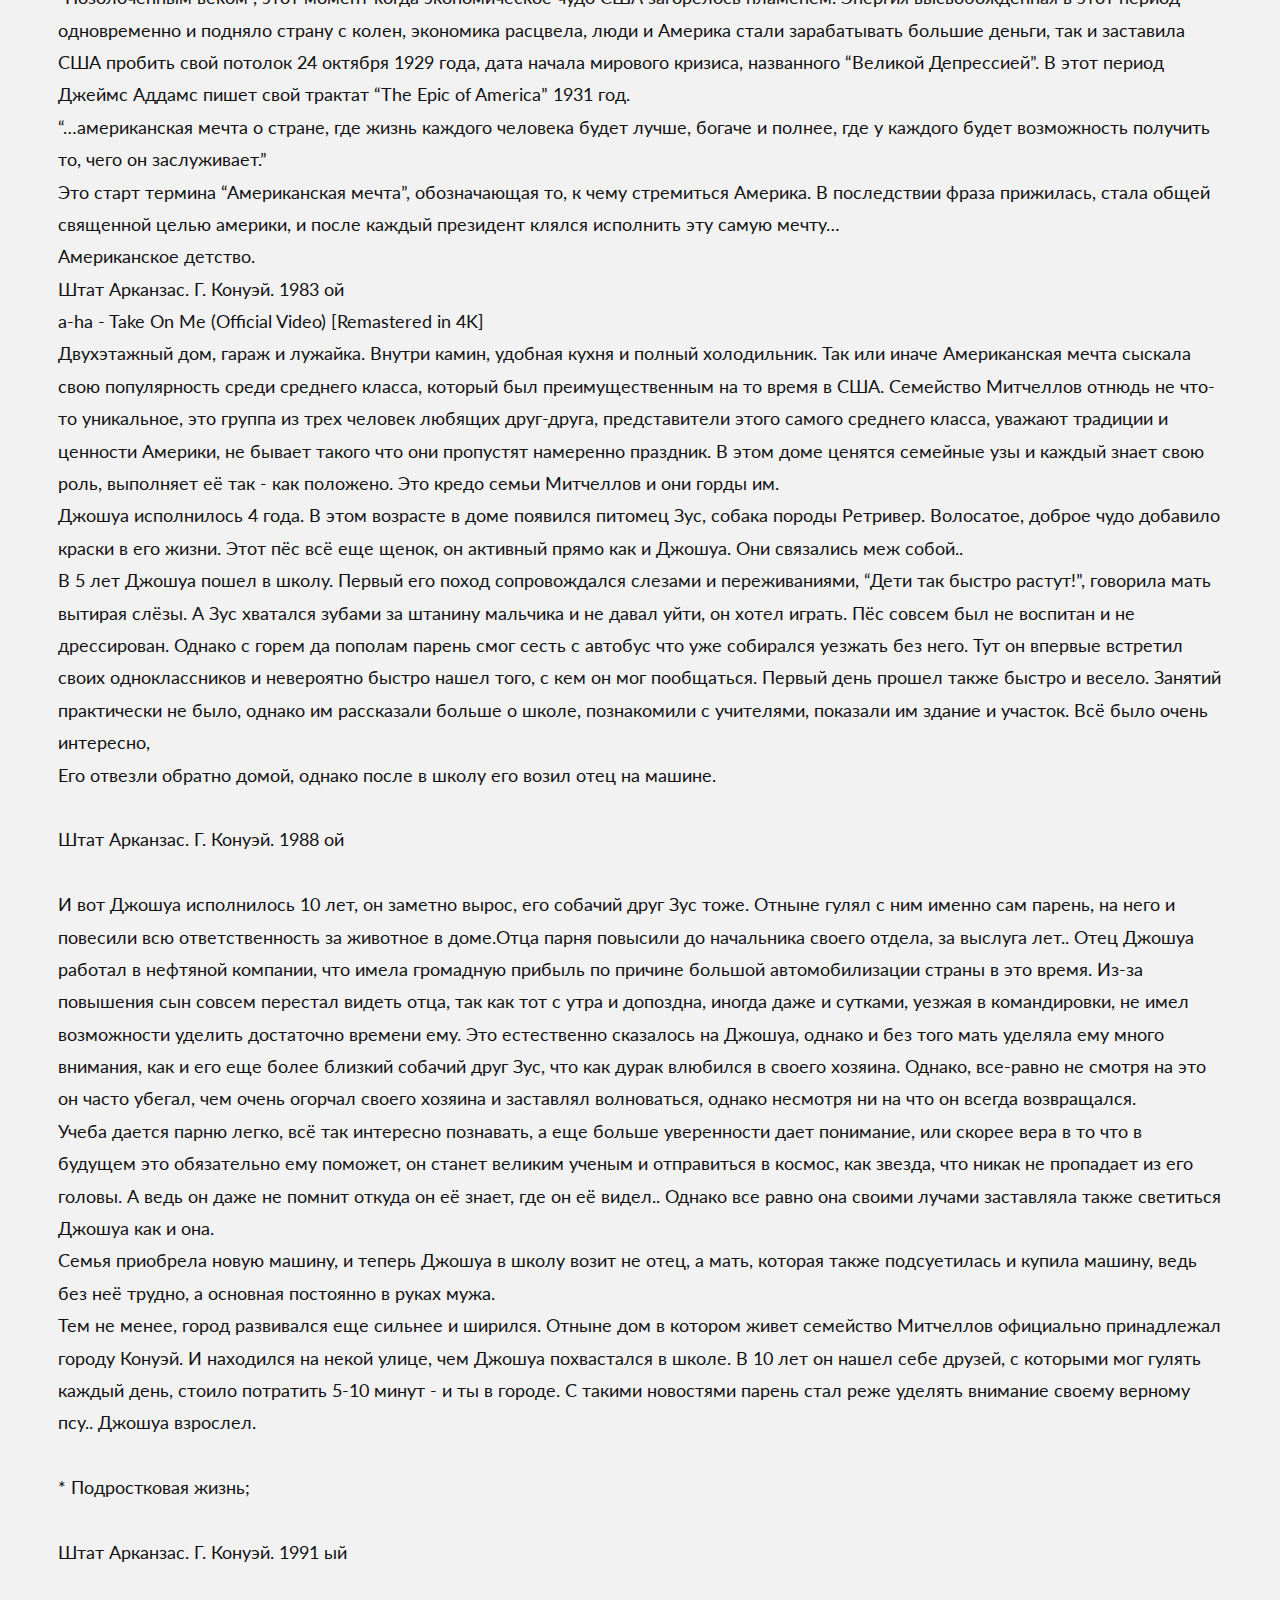
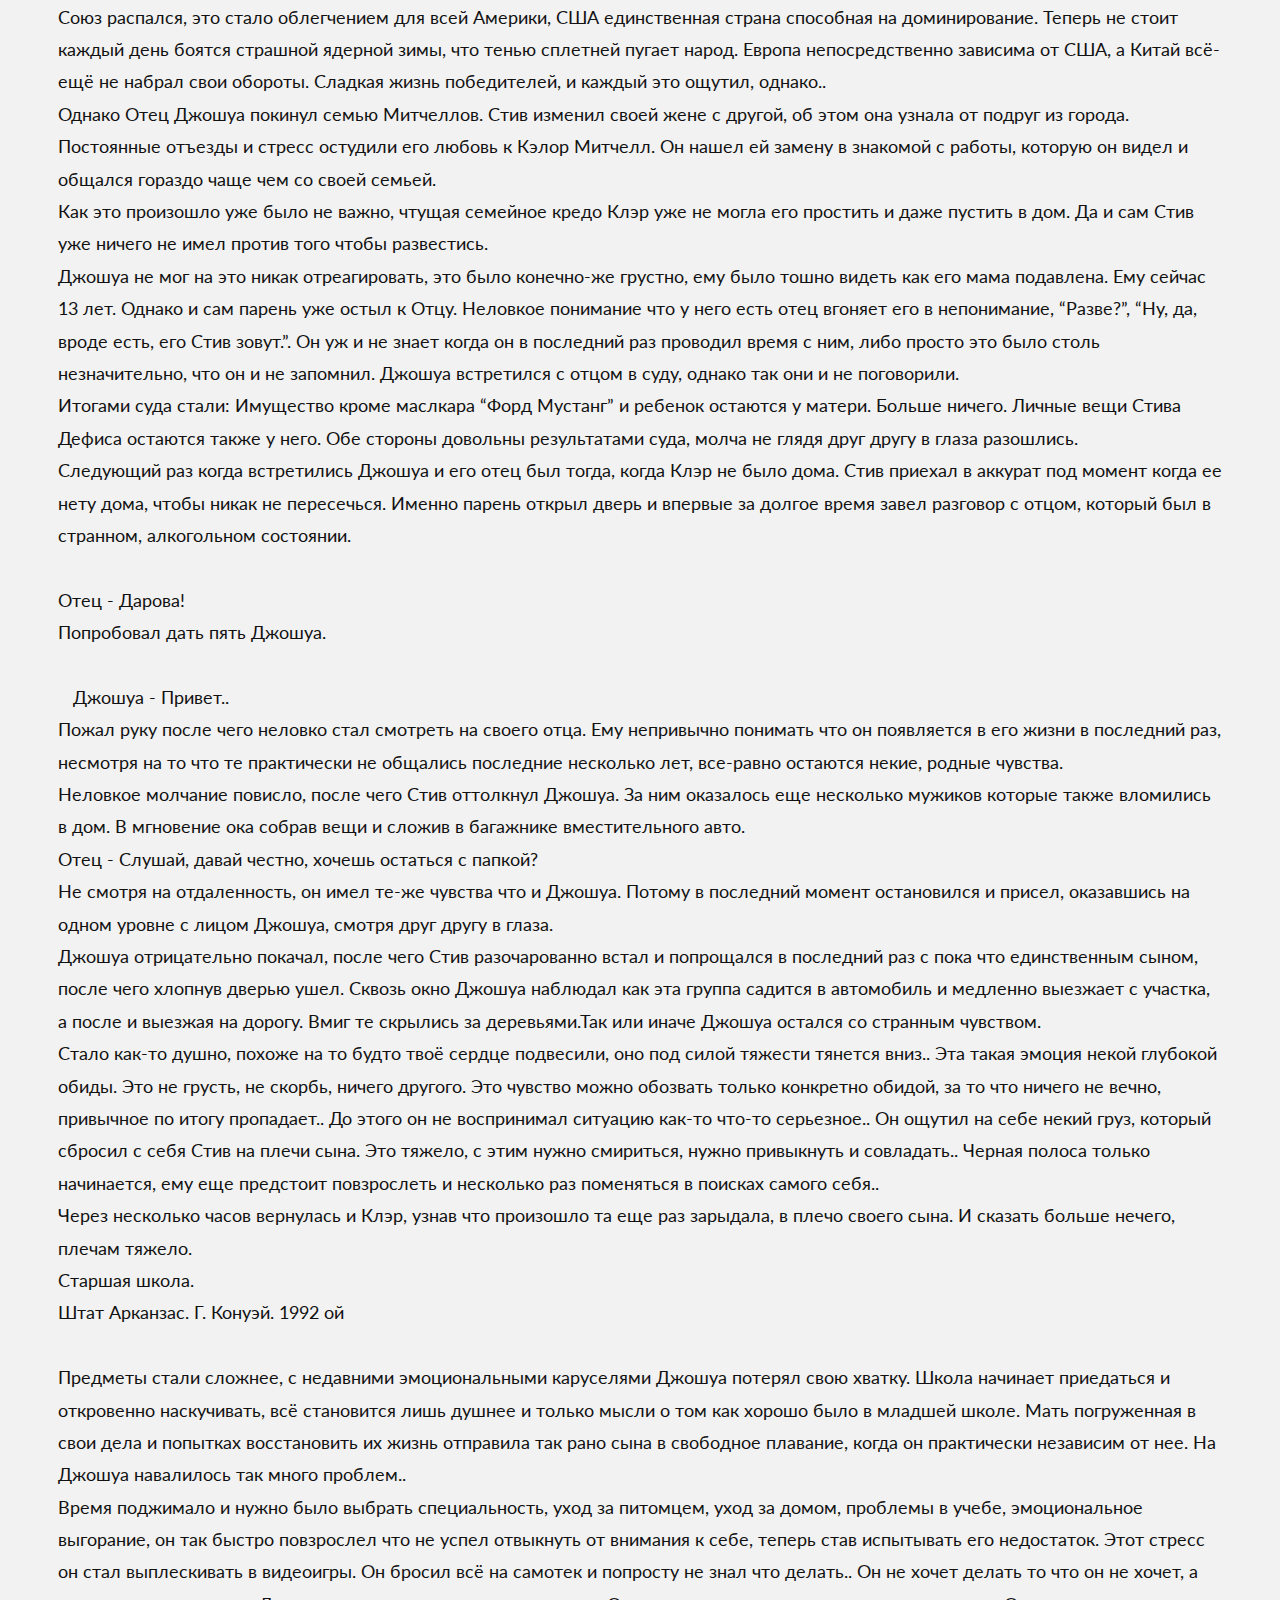
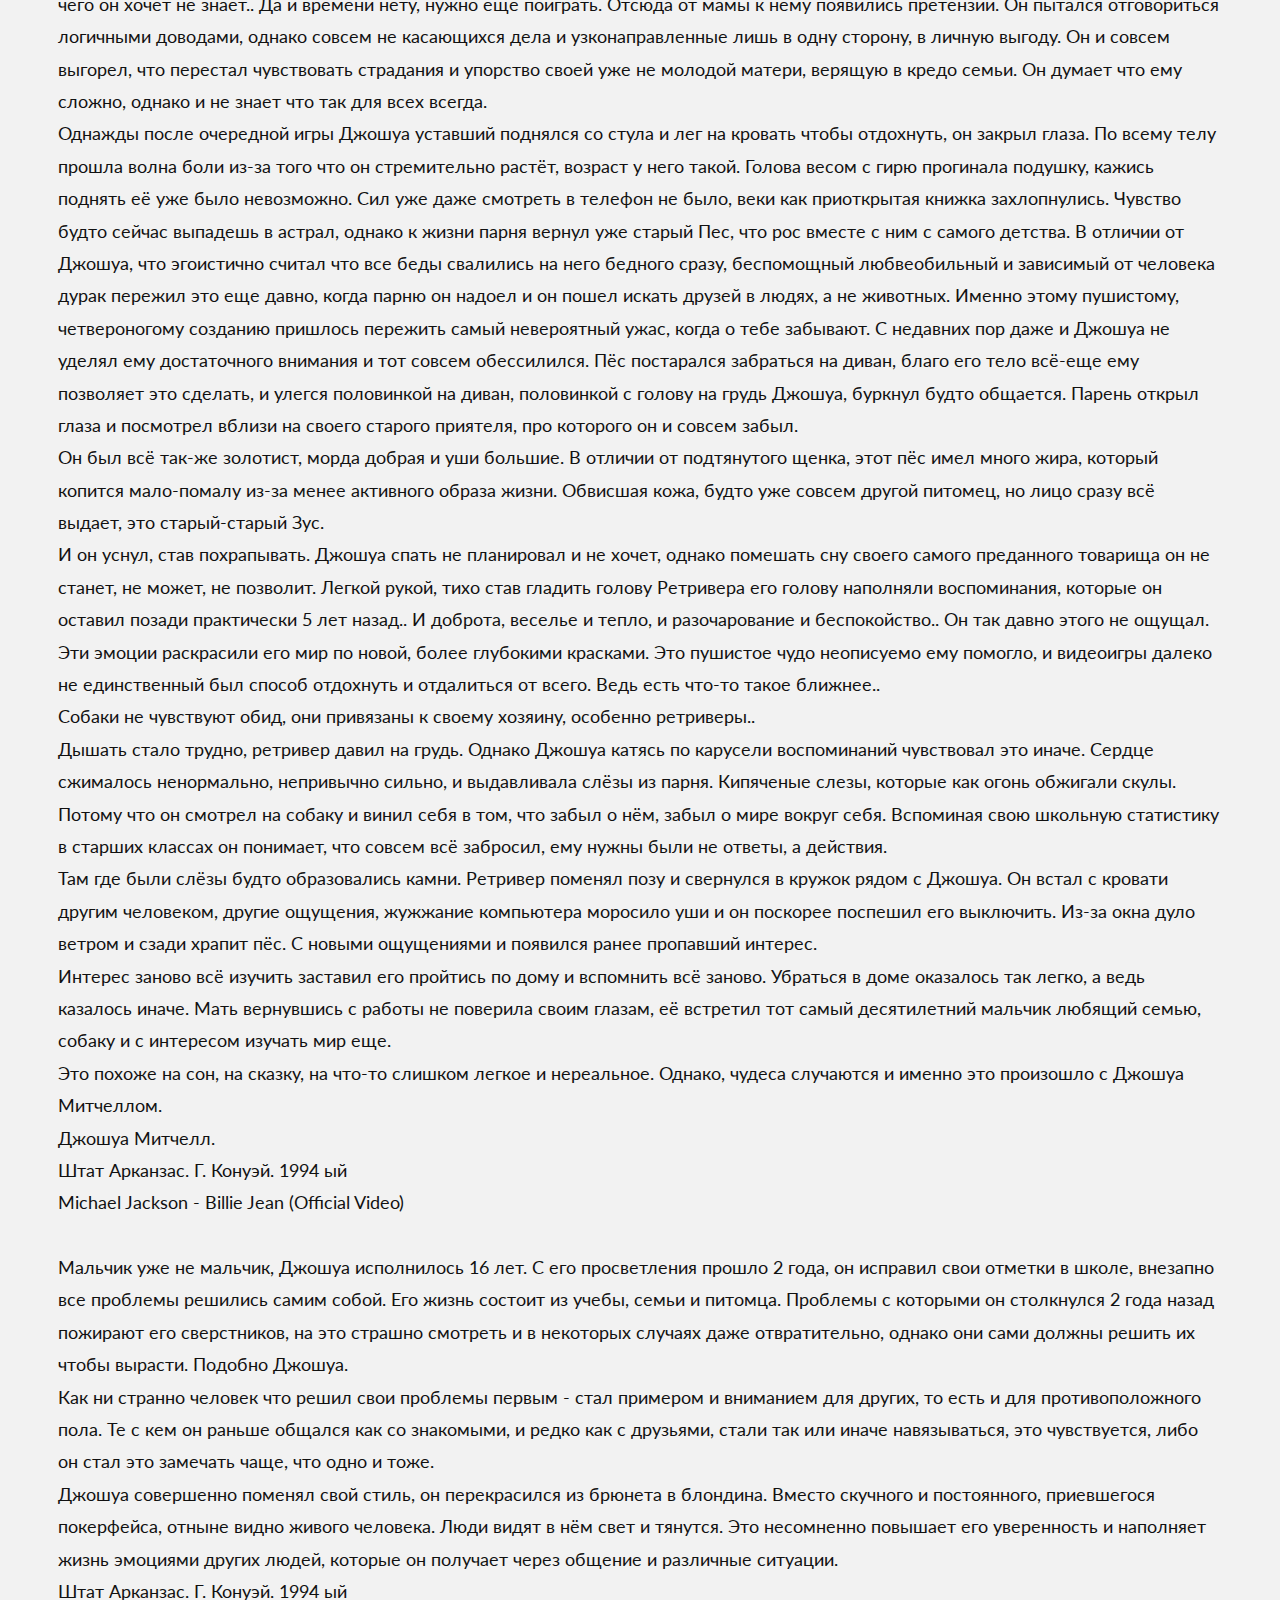
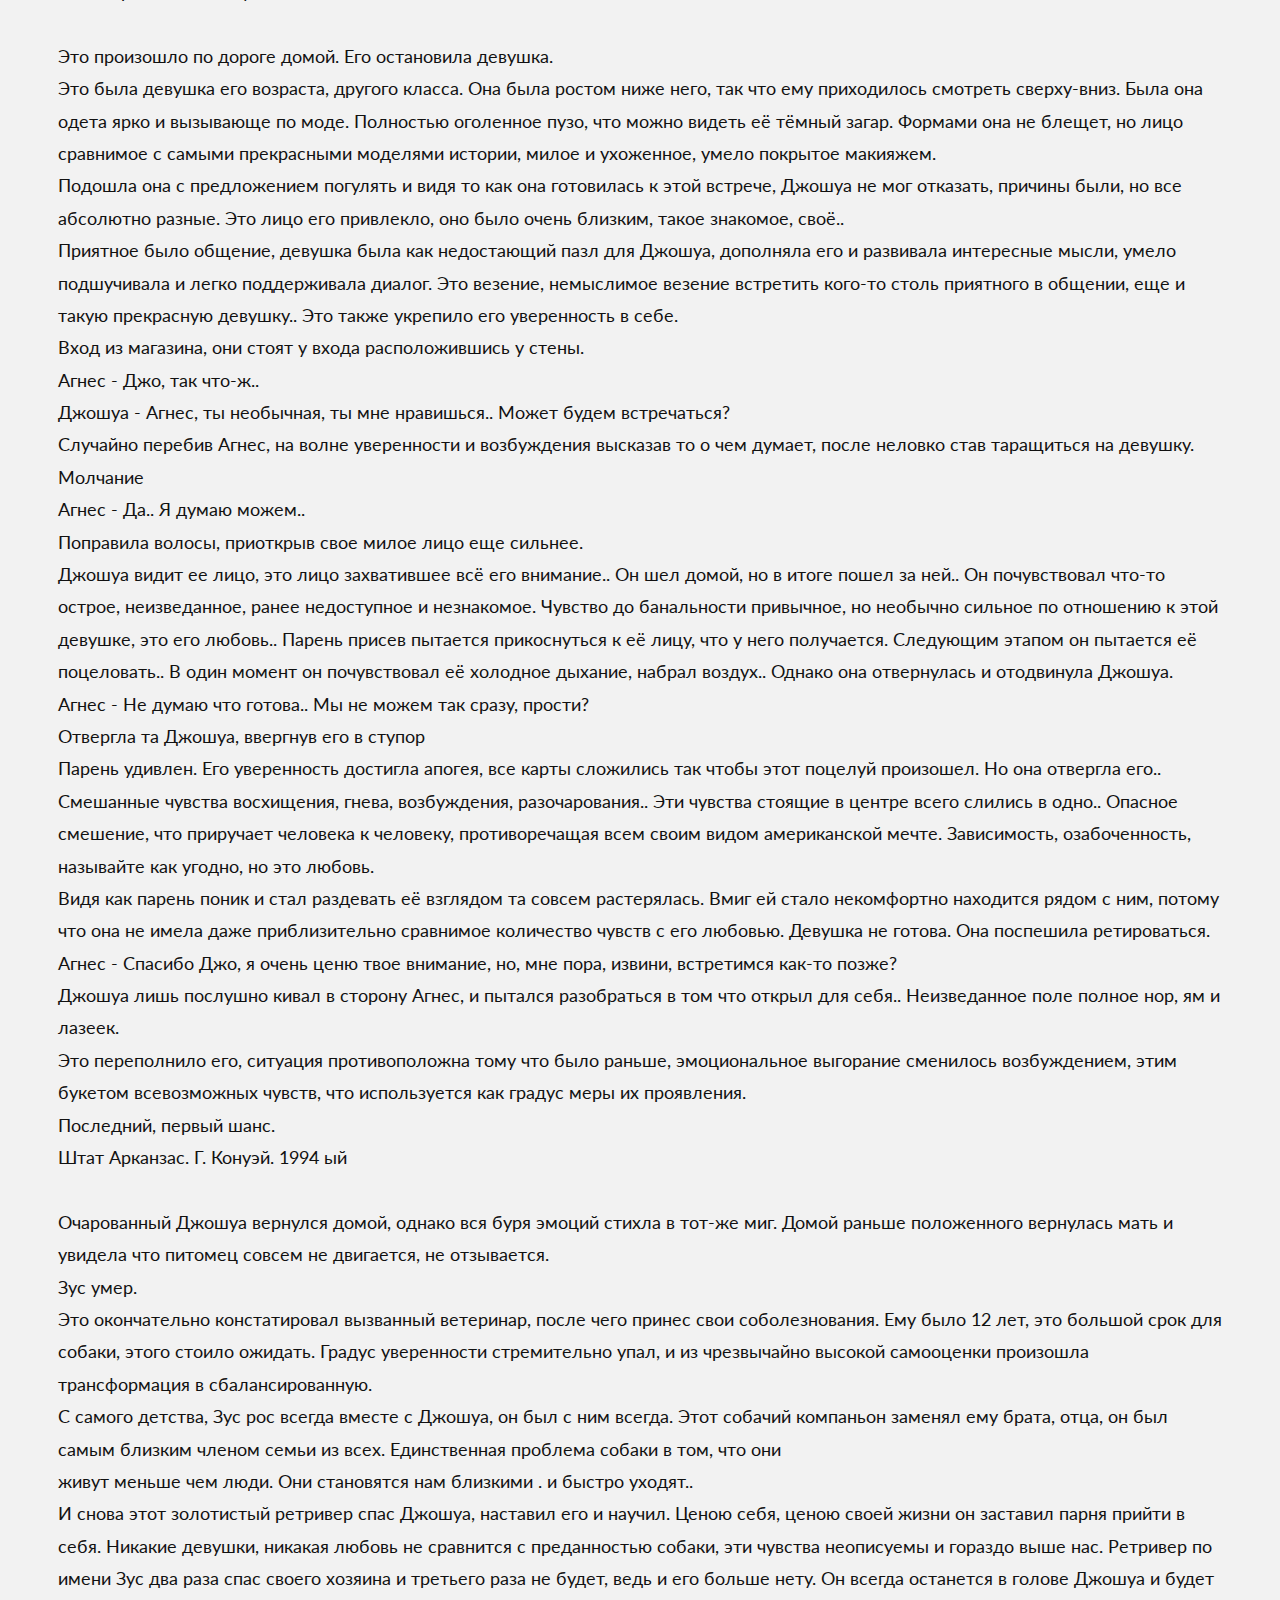
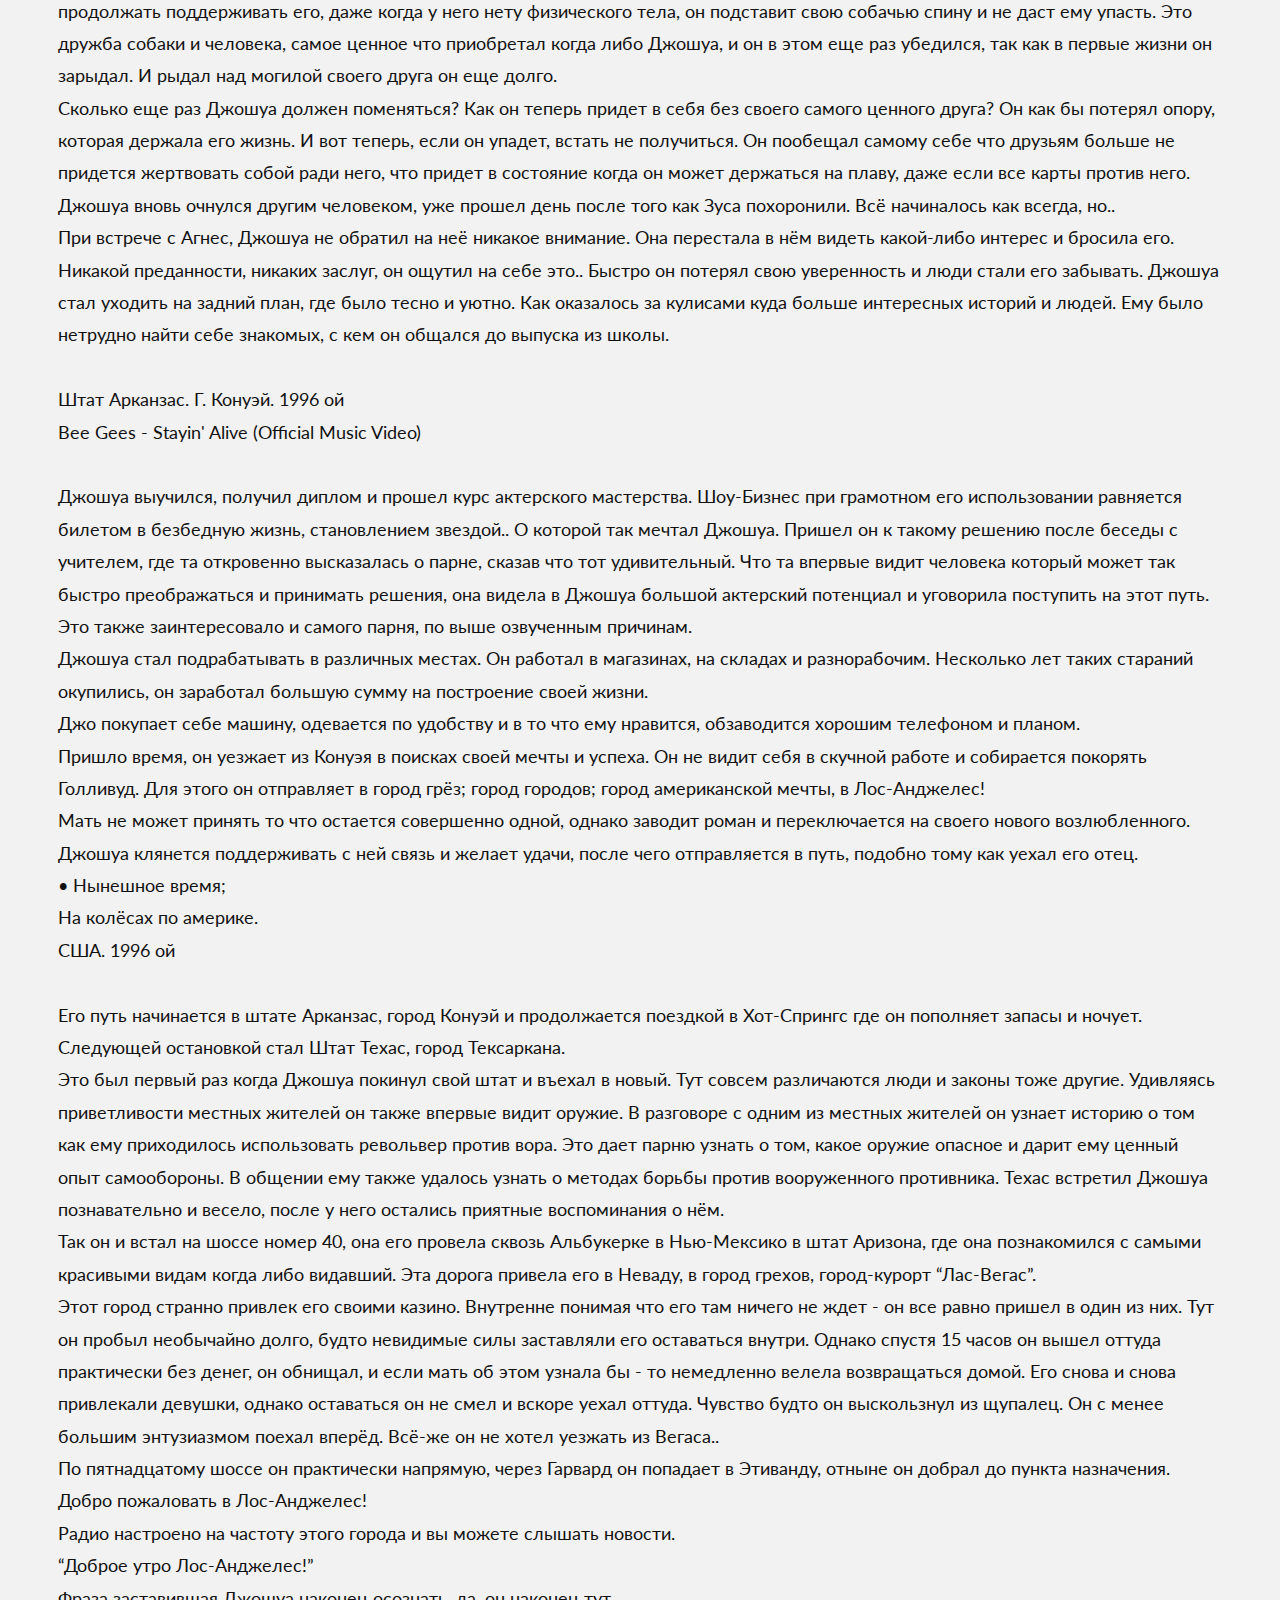
<file: Сезон-1.html>
<!DOCTYPE html>
<html style="font-size: 16px;" lang="en"><head>
    <meta name="viewport" content="width=device-width, initial-scale=1.0">
    <meta charset="utf-8">
    <meta name="keywords" content="Персонажи">
    <meta name="description" content="">
    <title>Сезон 1</title>
    <link rel="stylesheet" href="nicepage.css" media="screen">
<link rel="stylesheet" href="Сезон-1.css" media="screen">
    <script class="u-script" type="text/javascript" src="jquery.js" defer=""></script>
    <script class="u-script" type="text/javascript" src="nicepage.js" defer=""></script>
    <meta name="generator" content="Nicepage 5.9.10, nicepage.com">
    <link rel="icon" href="images/favicon.gif">
    <link id="u-theme-google-font" rel="stylesheet" href="https://fonts.googleapis.com/css?family=Playfair+Display:400,400i,500,500i,600,600i,700,700i,800,800i,900,900i|Lato:100,100i,300,300i,400,400i,700,700i,900,900i">
    
    
    
    
    
    
    
    
    
    
    
    
    <script type="application/ld+json">{
		"@context": "http://schema.org",
		"@type": "Organization",
		"name": "Site1",
		"logo": "images/zyro-image8.png"
}</script>
    <meta name="theme-color" content="#478ac9">
    <meta property="og:title" content="Сезон 1">
    <meta property="og:description" content="">
    <meta property="og:type" content="website">
  <meta data-intl-tel-input-cdn-path="intlTelInput/"></head>
  <body class="u-body u-xl-mode" data-lang="en"><header class="u-clearfix u-custom-color-2 u-header u-header" id="sec-c67f"><a href="Главная.html" class="u-image u-logo u-image-1" data-image-width="2000" data-image-height="2000" title="Home">
        <img src="images/zyro-image8.png" class="u-logo-image u-logo-image-1">
      </a><nav class="u-menu u-menu-one-level u-offcanvas u-menu-1" data-responsive-from="MD">
        <div class="menu-collapse" style="font-size: 1rem; letter-spacing: 0px; font-weight: 700;">
          <a class="u-button-style u-custom-border u-custom-border-color u-custom-borders u-custom-left-right-menu-spacing u-custom-padding-bottom u-custom-text-active-color u-custom-text-color u-custom-top-bottom-menu-spacing u-nav-link u-text-active-palette-1-base u-text-hover-palette-2-base" href="#">
            <svg class="u-svg-link" viewBox="0 0 24 24"><use xmlns:xlink="http://www.w3.org/1999/xlink" xlink:href="#menu-hamburger"></use></svg>
            <svg class="u-svg-content" version="1.1" id="menu-hamburger" viewBox="0 0 16 16" x="0px" y="0px" xmlns:xlink="http://www.w3.org/1999/xlink" xmlns="http://www.w3.org/2000/svg"><g><rect y="1" width="16" height="2"></rect><rect y="7" width="16" height="2"></rect><rect y="13" width="16" height="2"></rect>
</g></svg>
          </a>
        </div>
        <div class="u-nav-container"></div>
        <div class="u-nav-container-collapse">
          <div class="u-black u-container-style u-inner-container-layout u-opacity u-opacity-95 u-sidenav">
            <div class="u-inner-container-layout u-sidenav-overflow">
              <div class="u-menu-close"></div>
              <ul class="u-align-center u-nav u-popupmenu-items u-unstyled u-nav-1"><li class="u-nav-item"><a class="u-button-style u-nav-link" href="Главная.html">Главная</a>
</li><li class="u-nav-item"><a class="u-button-style u-nav-link" href="Сезон-1.html">Сезон 1</a>
</li><li class="u-nav-item"><a class="u-button-style u-nav-link" href="Сезоны.html">Сезоны</a>
</li></ul>
            </div>
          </div>
          <div class="u-black u-menu-overlay u-opacity u-opacity-70"></div>
        </div>
      </nav><img class="u-image u-image-contain u-image-default u-image-2" src="images/image8.png" alt="" data-image-width="619" data-image-height="470" data-href="https://discord.gg/TKcjsDPbUJ"></header>
    <section class="u-align-center u-clearfix u-image u-section-1" id="sec-71e4" data-image-width="6720" data-image-height="3055">
      <div class="u-align-left u-clearfix u-sheet u-sheet-1">
        <div class="u-expanded-width u-list u-list-1">
          <div class="u-repeater u-repeater-1">
            <div class="u-container-style u-list-item u-repeater-item">
              <div class="u-container-layout u-similar-container u-container-layout-1"><span class="u-file-icon u-icon u-icon-1"><img src="images/864685.png" alt=""></span>
                <h3 class="u-align-center u-text u-text-default u-text-1">Cюжет</h3>
                <p class="u-align-center u-text u-text-black u-text-2">Сюжет на этот сезон, подготовил нам драматическое противостояние двух групировок, судьба которых зависит только от вас<br>
                  <br>
                </p>
                <a href="Сезон-1.html#sec-8a22" class="u-active-none u-border-2 u-border-no-left u-border-no-right u-border-no-top u-border-palette-2-light-1 u-btn u-button-style u-hover-none u-none u-text-body-color u-btn-1">узнать больше</a>
              </div>
            </div>
            <div class="u-align-center u-container-style u-list-item u-repeater-item">
              <div class="u-container-layout u-similar-container u-container-layout-2"><span class="u-file-icon u-icon u-icon-2"><img src="images/5393061.png" alt=""></span>
                <h3 class="u-align-center u-text u-text-default u-text-3">Персонажи и Стенды</h3>
                <p class="u-align-center u-text u-text-black u-text-4">Игроки создали инетересных персонажей и стендов, посмотреть которые можно внизу.</p>
                <a href="Сезон-1.html#sec-542b" class="u-active-none u-border-2 u-border-no-left u-border-no-right u-border-no-top u-border-palette-2-light-1 u-btn u-button-style u-hover-none u-none u-text-body-color u-btn-2"> узнать больше</a>
              </div>
            </div>
            <div class="u-container-style u-list-item u-repeater-item">
              <div class="u-container-layout u-similar-container u-container-layout-3"><span class="u-file-icon u-icon u-icon-3"><img src="images/1769041.png" alt=""></span>
                <h3 class="u-align-center u-text u-text-default u-text-5">Групировки</h3>
                <p class="u-align-center u-text u-text-black u-text-6">Полезная информация, о групировках и их состоянии на сегодняшний день</p>
                <a href="Сезон-1.html#sec-8e1e" class="u-active-none u-border-2 u-border-no-left u-border-no-right u-border-no-top u-border-palette-2-light-1 u-btn u-button-style u-hover-none u-none u-text-body-color u-btn-3"> узнать больше</a>
              </div>
            </div>
          </div>
        </div>
      </div>
    </section>
    <section class="u-clearfix u-grey-5 u-section-2" id="sec-8a22">
      <div class="u-clearfix u-sheet u-sheet-1">
        <h3 class="u-text u-text-1">Сезон 1</h3>
        <img class="u-image u-image-round u-radius-10 u-image-1" src="images/los-angeles-landscape-designers.webp" alt="" data-image-width="1002" data-image-height="884">
        <p class="u-text u-text-2"> Лос-Анджелес - город, оторванный от природы и истинной сущности человека, символ потребительской культуры и бесконечной гонки за успехом и деньгами.<br>
          <br>Предыстория этого рассказа начинается в городе Феникс, где проживало множество мелких банд вампиров, никто достелено не знает откуда они взялись, но они всегда часто бывали в городских легендах, и заставляли жителей сидеть по домам ночью. Так же как и Вампиры, группировка "Охотники" имеет не раскрытую предысторию, но точно известно, что<br>&nbsp;благодаря им, Вампиры до сих пор не захватили город. После начатия,<br>активного истребление нечисти группой "Охотники" Вампиры Байкеры,<br>&nbsp;единственные кто сумел ускользнуть в другой штат.<br>
          <br>После приезда Байкеров в город Лос-Анджелес, главарь банды "Pirus"<br>&nbsp;- Большой Хи - не одобрил их деятельность. Не прошло и нескольких<br>&nbsp;дней, как трое участников банды были найдены мертвыми, и их тела&nbsp;<br>были оставлены в качестве жестокого предупреждения со стороны<br>&nbsp;Байкеров. Это стало явным знаком того, что новые игроки на поле не<br>&nbsp;намерены терпеть враждебности. Однако Большой Хи не собирался<br>&nbsp;смириться со своим поражением. Он решил установить контакт с Байкерами, чтобы уладить конфликт.&nbsp; В ту же ночь после посещения бара, где он надеялся встретиться с Байкерами, он был убит. Его сводный брат, известный как "Парикмахер", стал новым главарем банды. Он был умнее и предприимчивее, чем его предшественник, и быстро понял, что сопротивление Байкеров было&nbsp; бесполезно. Вместо этого, он начал искать способы сотрудничества с ними.&nbsp; Когда Вампиры покоряли новый штат, они не могли избежать преследования.&nbsp; Один из "Охотников" по имени Винсент Локерто прибыл в город, желая&nbsp; полностью уничтожить вампиров с помощью своих способностей по&nbsp; &nbsp; &nbsp; &nbsp; &nbsp; &nbsp; &nbsp; &nbsp; &nbsp; использованию Хамона. Услышав новости об убитых Байкерами, членов банд&nbsp; и&nbsp; их Главаря, он понял что, нашёл то что и искал. Он был заинтересован в&nbsp; &nbsp; &nbsp; сотрудничестве с бандой, чтобы победить вампиров.&nbsp; Используя принцип "Враг&nbsp; &nbsp;моего врага - мой друг", он отправился в гетто, где увидел Байкера, который&nbsp; &nbsp;пожирал ниггера. В мгновение ока он расплавил Вампира, но сразу после этого&nbsp; &nbsp; &nbsp;он получил сильный удар по голове. Проснувшись, Винсент обнаружил, что он&nbsp; привязан к стулу в неухоженном помещении. В комнату вошел "Парикмахер",&nbsp; &nbsp;который задал немного вопросов и принудительно нанял научить свою банду Хамону.<br>&nbsp;В течение двух месяцев многие участники банды научились базовым приемам Хамона. Винсент был заинтересован в этом, так как считал, что сможет извлечь выгоду из этого и победить вампиров с помощью банды. "Парикмахер" очень хорошо учился, и очень скоро стал настоящим мастером. Он нашёл интересную об особенность Хамона.
При курении травы, красочность потоков Хамона, ставала в разы лучше.&nbsp; Сейчас банда "Prise" наращивает свои силы, и тренируются, чтобы защитить и отвоевать, то что, как они считают, принадлежит им. Что будет дальше, зависит только от вас. Присоединитесь ли вы к Вампирам и захватите город, или будете настоящим гангстером и покажете кто тут главный, решать вам....<br>
          <br>
        </p>
        <img class="u-expanded-width-md u-expanded-width-sm u-expanded-width-xs u-image u-image-round u-radius-11 u-image-2" src="images/griffith-pano.webp" alt="" data-image-width="475" data-image-height="622">
      </div>
    </section>
    <section class="u-clearfix u-section-3" id="sec-8e1e">
      <div class="u-clearfix u-sheet u-valign-middle u-sheet-1">
        <div class="u-expanded-width u-list u-list-1">
          <div class="u-repeater u-repeater-1">
            <div class="u-container-style u-image u-list-item u-repeater-item u-shading u-image-1" data-image-width="1200" data-image-height="600">
              <div class="u-container-layout u-similar-container u-valign-top u-container-layout-1">
                <h3 class="u-text u-text-default u-text-1">Pirus Gang</h3>
                <p class="u-text u-text-default u-text-2">Гангстеры, взявшие в плен Хамон Юзера и получившие умение древней техники. Присойденись к ним и прогони Вампиров со своих терреторий, что-бы показать этому городу кто тут главыный!&nbsp; (контролируемая терретория 50%)</p>
              </div>
            </div>
            <div class="u-container-style u-image u-list-item u-repeater-item u-shading u-image-2" data-image-width="1000" data-image-height="600">
              <div class="u-container-layout u-similar-container u-valign-top u-container-layout-2">
                <h3 class="u-text u-text-default u-text-3">Biker Vampires</h3>
                <p class="u-text u-text-default u-text-4">Вампиры, которые приехали показать в этот город кто главный. Присойденись к ним и получи бесконечную власть над городом и пищей!<br>&nbsp;(контролируемая терретория 50%)
                </p>
              </div>
            </div>
            <div class="u-container-style u-image u-list-item u-repeater-item u-shading u-image-3" data-image-width="1600" data-image-height="1060">
              <div class="u-container-layout u-similar-container u-valign-top u-container-layout-3">
                <h3 class="u-text u-text-default u-text-5">Hunters<br>
                </h3>
                <p class="u-text u-text-default u-text-6">Открытие этой групировки ещё грядет...</p>
              </div>
            </div>
          </div>
        </div>
      </div>
    </section>
    <section class="u-align-center u-clearfix u-section-4" id="sec-542b">
      <div class="u-clearfix u-sheet u-valign-middle u-sheet-1">
        <h1 class="u-text u-text-default u-text-1">Персонажи</h1>
      </div>
    </section>
    <section class="u-align-center u-clearfix u-grey-10 u-section-5" id="sec-d8fa">
      <div class="u-clearfix u-sheet u-sheet-1">
        <div class="u-list u-list-1">
          <div class="u-repeater u-repeater-1">
            <div class="u-align-left u-container-style u-list-item u-repeater-item" data-href="Сезон-1.html#sec-5988">
              <div class="u-container-layout u-similar-container u-container-layout-1">
                <div alt="" class="u-image u-image-circle u-image-1" data-image-width="1280" data-image-height="972"></div>
                <h5 class="u-text u-text-1">
                  <a class="u-active-none u-border-none u-btn u-button-link u-button-style u-hover-none u-none u-text-body-color u-btn-1" href="Сезон-1.html#sec-5988">Джон Картер</a>
                </h5>
                <p class="u-text u-text-2">Стенд-Юзер</p>
              </div>
            </div>
            <div class="u-align-left u-container-style u-list-item u-repeater-item" data-href="Сезон-1.html#sec-5d96">
              <div class="u-container-layout u-similar-container u-container-layout-2">
                <div alt="" class="u-image u-image-circle u-image-2" data-image-width="990" data-image-height="1465"></div>
                <h5 class="u-text u-text-3">
                  <a class="u-active-none u-border-none u-btn u-button-link u-button-style u-hover-none u-none u-text-body-color u-btn-2" href="Сезон-1.html#sec-5d96">Тод Девис</a>
                </h5>
                <p class="u-text u-text-4"> Стенд-Юзер</p>
              </div>
            </div>
            <div class="u-align-left u-container-style u-list-item u-repeater-item" data-href="Сезон-1.html#sec-379f">
              <div class="u-container-layout u-similar-container u-container-layout-3">
                <div alt="" class="u-image u-image-circle u-image-3" data-image-width="564" data-image-height="855"></div>
                <h5 class="u-text u-text-5">
                  <a class="u-active-none u-border-none u-btn u-button-link u-button-style u-hover-none u-none u-text-body-color u-btn-3" href="Сезон-1.html#sec-379f"> Джошуа Митчелл</a>
                </h5>
                <p class="u-text u-text-6"> Стенд-Юзер</p>
              </div>
            </div>
            <div class="u-align-left u-container-style u-list-item u-repeater-item" data-href="Сезон-1.html#sec-379f">
              <div class="u-container-layout u-similar-container u-container-layout-4">
                <div alt="" class="u-image u-image-circle u-image-4" data-image-width="736" data-image-height="474"></div>
                <h5 class="u-text u-text-7">
                  <a class="u-active-none u-border-none u-btn u-button-link u-button-style u-hover-none u-none u-text-black u-btn-4" href="Сезон-1.html#sec-0c83"> Салазар ДиБлад</a>
                </h5>
                <p class="u-text u-text-8">Вампир</p>
              </div>
            </div>
            <div class="u-align-left u-container-style u-list-item u-repeater-item" data-href="Сезон-1.html#sec-379f">
              <div class="u-container-layout u-similar-container u-container-layout-5">
                <div alt="" class="u-image u-image-circle u-image-5" data-image-width="736" data-image-height="736"></div>
                <h5 class="u-text u-text-9">
                  <a class="u-active-none u-border-none u-btn u-button-link u-button-style u-hover-none u-none u-text-body-color u-btn-5" href="Сезон-1.html#sec-ae19"> Борсалино</a>
                </h5>
                <p class="u-text u-text-10">Стенд-Юзер</p>
              </div>
            </div>
          </div>
        </div>
      </div>
    </section>
    <section class="u-clearfix u-grey-5 u-section-6" id="sec-5988">
      <div class="u-clearfix u-sheet u-sheet-1">
        <h3 class="u-text u-text-1">Джон Каттер</h3>
        <p class="u-text u-text-2"> Возраст: 32 года&nbsp;<br>Рост: 183см&nbsp;<br>Пол: Мужской<br>Раса: Человек<br>Джон человек что любит изучать всё и любит свою работу больше всего. С людьми он не сильно ладит и не любит с ними говорить, но он любит животных и даже поговорить с растениями. Рядом с ним не хочется быть из за того как он шутит и смотрит на кого то ибо это сильно напрягает.<br>• Джон рос обычным мальчиком, но его мать умерла когда ему было всего 4 года. Со временем он про это забыл но всё же некоторые странности были. Джон был одинок у него не было друзей, а отец за ним не смотрел из за занятости. Но началом самых главных странностей стало то что Джон как то сумел выучить книгу про растения и сумел вырастить<br>&nbsp;сначала бобы, а затем мелкие кустарники. Джон начал читать книги<br>&nbsp;и не только про растения&nbsp;<br>• В школе с самых начальных классов учителя заметили его любовь<br>&nbsp;к растениям и то что он знал больше чем свои сверстники.&nbsp;<br>Многие над ним издевались и считали того ботаном и изгоем.<br>&nbsp;Но у Джона был чёткий план окончить школу поступить на&nbsp;<br>дальнейшее обучение и стать биологом. Конечно у него не было<br>&nbsp;друзей хотя ему это и не нужно было. В один день он заболел<br>&nbsp;не известной болезнью. Отец был в командировке и Джон не&nbsp;<br>стал ему ничего не сообщать думая что всё пройдёт. Так и было недуг прошёл и он чувствовал себя отлично. После того как Джон выздоровел, он решил прогуляться ночью в парке. Прогуливаясь тот остановился у дерева разговаривая с ним. К нему подошёл человек что хотел убить мальчика. Джон сам не заметил как нож был у его горла. Но то что он увидел затем это было жутко. Этот человек как будто превратился в мумию, а затем что то схватив труп бедолаги затянула к дереву. Джон побежал посмотреть, что там но всё что он увидел это странное растение поглотившее тело. Растение исчезло как только Джон его тронул это смутило его. Но он решил об этом не вспоминать и продолжил жить с новым собеседником<br>• После того как Джон закончил обучение и стал учёным биологом он построил дом со своим маленьким ботаническим садом и мелкой лабораторией. Там есть много разных видов растений и он начал селекционировать некоторые растения. Щас он работает на разные сельскохозяйственные компании создавая новые сорта овощей, фруктов которые были в разы лучше других<br>
        </p>
        <img class="u-image u-image-round u-radius-14 u-image-1" src="images/image.png" alt="" data-image-width="1280" data-image-height="972">
        <h6 class="u-custom-font u-text u-text-font u-text-3">&nbsp;Рост: 2м&nbsp;<br>• Он состоит из растений&nbsp;<br>•  Ходит как человек но может очень быстро перемещаться под землёй распутав своё тело. Он может распутывать своё тело и использоваться их для полёта<br>
          <br>
          <span style="font-weight: 700;">Биомасса</span> - Своими лозами станд может иссушать живые организмы вытягивая влагу и становясь ещё больше. Становится он больше из за образования нового слоя в теле физически он не изменяется но если посмотреть на него в среде то можно увидеть что он состоит из большого количества слоев лозы что заменяют друг друга при повреждении. Он также может поглощать тело но из за того, что не способен питаться иссушенным трупом станд создаёт яйцо растительного происхождения что быстро разлагает остатки и сохраняет полезные вещества для последующего питания. Таким образом он может создать запасы для того чтобы не охотиться за кем то&nbsp;<br>
          <span style="font-weight: 700;">Вегетативное размножение</span> - станд при получении повреждения скидывает с себя слой лоз но не по напрасну, лозы могут сами по себе двигаться как змеи и зарывшимь в землю начинают очень быстро расти. Они могут действовать как ловушки выходя из земли как копьё и собирая влагу как сам станд но они его сохраняют в корнях что появляются при получении влаги<br>
        </h6>
        <h3 class="u-text u-text-4"> Dead roses (<span style="font-weight: 700;"></span>Day)<br>
          <br>
        </h3>
        <h3 class="u-text u-text-5">Dead roses (Night)<br>
          <br>
          <br>
        </h3>
        <h6 class="u-custom-font u-text u-text-font u-text-6"> Рост: 290см (изменяется)<br>&nbsp;• имеет форму цветка что видоизменён (тип чомпер из пвз
•  исключительно земля, если к земле нет доступа он будет передвигаться как паук на корнях<br>
          <br>&nbsp;<span style="font-weight: 700;">Биомасса</span> -Лозы сменяются на цельный стебель с некоторыми лозами, используемые как шупальца. Теперь слоёв нет но биомассу он использует для регенерации конечностей и тела. Чем больше биомассы тем дольше он сможет регенерировать. А так же теперь он может питаться мясом или остатками. И чем больше биомассы тем больше он сам&nbsp;<br>
          <span style="font-weight: 700;">Пыльца</span> - очень опасным является его выделение пыльцы, при раскрывании лепестков у своей головы он выстреливает ей в воздух распространяя их. При попадании на объекты пыльца даёт начало для роста разных мхов лишайников и грибов а так же лозы что может помочь в бою. Человека тоже может это паразить и лучше не вдыхать пыльцу и попытаться от неё уйти задержав дыхание<br>
        </h6>
        <img class="u-image u-image-round u-radius-19 u-image-2" src="images/image1.png" alt="" data-image-width="1079" data-image-height="1696">
      </div>
    </section>
    <section class="u-clearfix u-grey-5 u-section-7" id="sec-379f">
      <div class="u-clearfix u-sheet u-sheet-1">
        <img class="u-image u-image-round u-radius-8 u-image-1" src="images/image2.png" alt="" data-image-width="564" data-image-height="855">
        <img class="u-image u-image-round u-radius-19 u-image-2" src="images/image3.png" alt="" data-image-width="313" data-image-height="300">
        <h3 class="u-text u-text-1"> Джошуа Митчелл</h3>
        <p class="u-text u-text-default-lg u-text-default-md u-text-default-sm u-text-default-xs u-text-2"> Возраст:  19 <br>Рост: 178см <br>Пол: Мужской <br>Раса: Хомо Сапиенс&nbsp;<br>Джошуа самоуверенный человек, верящий в американскую мечту, что его старания окупятся и он будет жить полной жизнью. Он невероятно ценит своих товарищей и не даст им жертвовать собой, однако с другой стороны он будет использовать все возможности и средства чтобы победить своего врага, будут они честные или нет. Он верит в то что на войне все средства хороши, однако осуждает такое суждение по отношению к самому себе. Он относится к своей работе серьезно и старается выполнить её отлично.<br>
          <br>• Детство; <br>
          <br> Звёздная ночь. <br> Штат Арканзас. Г. Конуэй. 2 мая 1979ый <br>Это была больница не претендующая на звание стерильности и профессионализма. В округе только на такую и стоит надеятся в текущем положении семьи Митчеллов. <br>Не время докторам спать. В намеченные сроки рожает девушка, и они к этому готовы. Игра началась. Доктора, что этой ночью развеселились, решили побить свои рекорды и провести такое обслуживание, какое больница еще не видела ранее. Они выложились на максимум и в кратчайшие сроки доставили женщину в операционную где тех уже ждал готовый на всё сеньор-врач. <br>Это была девушка-немка лет 40-50, бежавшая из Германского Рейха в США перед войною. Она выросла в Америке. Заслужила уважения и признания, не смотря на свой род. Преступления второй мировой войны еще живут в ранах этих людей, однако своим опытом и стремлением спасать жизни, в этом тесном, но перспективном городке на железнодорожном пути, она получила звание врача-сеньора.  И конечно, молодой Клэр Митчелл посчастливилось попасть в момент апогея мастерства идейного доктора. Её команда без сомнения исполнит всё на высшем уровне и докажет, что даже посредственная больница умеет удивлять. <br>И вот закатывают девушку внутрь комнаты: “Какую музыку вы предпочитаете?”, а она ничего не понимает. Ей больно, она рожает, и говорит что не знает. Врач лишь улыбнулся и тихо включил недавно вышедший новый хит от группы Kiss, нашумевшей своей музыкой в 77ом году. <br>
          <br>Kiss - I Was Made For Lovin' You&nbsp;<br>
          <br>И заиграла гитара, это был Глэм-Рок! Заводящая музыка и боль. Врачи будто издеваются, но это и вправду разбавляет ситуацию. Всё прошло по маслу. <br>Спустя час отца призывают войти в операционную. Внутри на столе лежит новоиспеченная мать со своим ребёнком на груди, гладит та его по голове и любуется. <br>
          <br> Отец - Клэр! <br>
          <br> Мать - Стив, это-же мальчик.. Наш.. Наш мальчик.. <br>
          <br> Отец - Конечно наш, о золотце! <br>
          <br>
          <br>Имя дали Джошуа. Спустя месяц мать и сына выпустили из больницы, отец на мустанге забрал их. И сегодня была необычная ночь, одна из тех когда ты будто своими глазами можешь увидеть весь космос.. Звёздная ночь. <br>Минутка истории. <br>
          <br> В 1783 году Великобритания официально признала неза­виси­мость колоний. Это была победа колоний, это была первая победа США и становление Америки независимой. С тех пор она прошла много бед, гражданскую войну, рабство, расизм, межнациональные розни и политические интриги, всё к тому чтобы прийти к моменту после войны с Конфедерацией Штатов Америки. Это время называют “Позолоченным веком”, этот момент когда экономическое чудо США загорелось пламенем. Энергия высвобожденная в этот период одновременно и подняло страну с колен, экономика расцвела, люди и Америка стали зарабатывать большие деньги, так и заставила США пробить свой потолок 24 октября 1929 года, дата начала мирового кризиса, названного “Великой Депрессией”. В этот период Джеймс Аддамс пишет свой трактат “The Epic of America”  1931 год. <br>“…американская мечта о стране, где жизнь каждого человека будет лучше, богаче и полнее, где у каждого будет возможность получить то, чего он заслуживает.” <br>Это старт термина “Американская мечта”, обозначающая то, к чему стремиться Америка. В последствии фраза прижилась, стала общей священной целью америки, и после каждый президент клялся исполнить эту самую мечту… <br>Американское детство. <br> Штат Арканзас. Г. Конуэй. 1983 ой <br>a-ha - Take On Me (Official Video) [Remastered in 4K] <br>Двухэтажный дом, гараж и лужайка. Внутри камин, удобная кухня и полный холодильник. Так или иначе Американская мечта сыскала свою популярность среди среднего класса, который был преимущественным на то время в США. Семейство Митчеллов отнюдь не что-то уникальное, это группа из трех человек любящих друг-друга, представители этого самого среднего класса, уважают традиции и ценности Америки, не бывает такого что они пропустят намеренно праздник. В этом доме ценятся семейные узы и каждый знает свою роль, выполняет её так - как положено. Это кредо семьи Митчеллов и они горды им. <br>Джошуа исполнилось 4 года. В этом возрасте в доме появился питомец Зус, собака породы Ретривер. Волосатое, доброе чудо добавило краски в его жизни. Этот пёс всё еще щенок, он активный прямо как и Джошуа. Они связались меж собой.. <br>В 5 лет Джошуа пошел в школу. Первый его поход сопровождался слезами и переживаниями, “Дети так быстро растут!”, говорила мать вытирая слёзы. А Зус хватался зубами за штанину мальчика и не давал уйти, он хотел играть. Пёс совсем был не воспитан и не дрессирован. Однако с горем да пополам парень смог сесть с автобус что уже собирался уезжать без него. Тут он впервые встретил своих одноклассников и невероятно быстро нашел того, с кем он мог пообщаться. Первый день прошел также быстро и весело. Занятий практически не было, однако им рассказали больше о школе, познакомили с учителями, показали им здание и участок. Всё было очень интересно, <br>Его отвезли обратно домой, однако после в школу его возил отец на машине. <br>
          <br> Штат Арканзас. Г. Конуэй. 1988 ой <br>
          <br>И вот Джошуа исполнилось 10 лет, он заметно вырос, его собачий друг Зус тоже. Отныне гулял с ним именно сам парень, на него и повесили всю ответственность за животное в доме.Отца парня повысили до начальника своего отдела, за выслуга лет.. Отец Джошуа работал в нефтяной компании, что имела громадную прибыль по причине большой автомобилизации страны в это время. Из-за повышения сын совсем перестал видеть отца, так как тот с утра и допоздна, иногда даже и сутками, уезжая в командировки, не имел возможности уделить достаточно времени ему. Это естественно сказалось на Джошуа, однако и без того мать уделяла ему много внимания, как и его еще более близкий собачий друг Зус, что как дурак влюбился в своего хозяина. Однако, все-равно не смотря на это он часто убегал, чем очень огорчал своего хозяина и заставлял волноваться, однако несмотря ни на что он всегда возвращался. <br>Учеба дается парню легко, всё так интересно познавать, а еще больше уверенности дает понимание, или скорее вера в то что в будущем это обязательно ему поможет, он станет великим ученым и отправиться в космос, как звезда, что никак не пропадает из его головы. А ведь он даже не помнит откуда он её знает, где он её видел.. Однако все равно она своими лучами заставляла также светиться Джошуа как и она. <br>Семья приобрела новую машину, и теперь Джошуа в школу возит не отец, а мать, которая также подсуетилась и купила машину, ведь без неё трудно, а основная постоянно в руках мужа. <br>Тем не менее, город развивался еще сильнее и ширился. Отныне дом в котором живет семейство Митчеллов официально принадлежал городу Конуэй. И находился на некой улице, чем Джошуа похвастался в школе. В 10 лет он нашел себе друзей, с которыми мог гулять каждый день, стоило потратить 5-10 минут - и ты в городе. С такими новостями парень стал реже уделять внимание своему верному псу.. Джошуа взрослел. <br>
          <br>* Подростковая жизнь; <br>
          <br> Штат Арканзас. Г. Конуэй. 1991 ый <br>
          <br>Союз распался, это стало облегчением для всей Америки, США единственная страна способная на доминирование. Теперь не стоит каждый день боятся страшной ядерной зимы, что тенью сплетней пугает народ. Европа непосредственно зависима от США, а Китай всё-ещё не набрал свои обороты. Сладкая жизнь победителей, и каждый это ощутил, однако.. <br>Однако  Отец Джошуа покинул семью Митчеллов. Стив изменил своей жене с другой, об этом она узнала от подруг из города. Постоянные отъезды и стресс остудили его любовь к Кэлор Митчелл. Он нашел ей замену в знакомой с работы, которую он видел и общался гораздо чаще чем со своей семьей. <br>Как это произошло уже было не важно, чтущая семейное кредо Клэр уже не могла его простить и даже пустить в дом. Да и сам Стив уже ничего не имел против того чтобы развестись. <br>Джошуа не мог на это никак отреагировать, это было конечно-же грустно, ему было тошно видеть как его мама подавлена. Ему сейчас 13 лет. Однако и сам парень уже остыл к Отцу. Неловкое понимание что у него есть отец вгоняет его в непонимание, “Разве?”, “Ну, да, вроде есть, его Стив зовут.”. Он уж и не знает когда он в последний раз проводил время с ним, либо просто это было столь незначительно, что он и не запомнил. Джошуа встретился с отцом в суду, однако так они и не поговорили. <br>Итогами суда стали: Имущество кроме маслкара “Форд Мустанг” и ребенок остаются у матери. Больше ничего. Личные вещи Стива Дефиса остаются также у него. Обе стороны довольны результатами суда, молча не глядя друг другу в глаза разошлись. <br>Следующий раз когда встретились Джошуа и его отец был тогда, когда Клэр не было дома. Стив приехал в аккурат под момент когда ее нету дома, чтобы никак не пересечься. Именно парень открыл дверь и впервые за долгое время завел разговор с отцом, который был в странном, алкогольном состоянии. <br>
          <br> Отец - Дарова! <br>Попробовал дать пять Джошуа.&nbsp;<br>
          <br>&nbsp; &nbsp;Джошуа - Привет.. <br>Пожал руку после чего неловко стал смотреть на своего отца. Ему непривычно понимать что он появляется в его жизни в последний раз, несмотря на то что те практически не общались последние несколько лет, все-равно остаются некие, родные чувства. <br> Неловкое молчание повисло, после чего Стив оттолкнул Джошуа. За ним оказалось еще несколько мужиков которые также вломились в дом. В мгновение ока собрав вещи и сложив в багажнике вместительного авто. <br> Отец - Слушай, давай честно, хочешь остаться с папкой? <br>Не смотря на отдаленность, он имел те-же чувства что и Джошуа. Потому в последний момент остановился и присел, оказавшись на одном уровне с лицом Джошуа, смотря друг другу в глаза. <br>Джошуа отрицательно покачал, после чего Стив разочарованно встал и попрощался в последний раз с пока что единственным сыном, после чего хлопнув дверью ушел. Сквозь окно Джошуа наблюдал как эта группа садится в автомобиль и медленно выезжает с участка, а после и выезжая на дорогу. Вмиг те скрылись за деревьями.Так или иначе Джошуа остался со странным чувством. <br>Стало как-то душно, похоже на то будто твоё сердце подвесили, оно под силой тяжести тянется вниз.. Эта такая эмоция некой глубокой обиды. Это не грусть, не скорбь, ничего другого. Это чувство можно обозвать только конкретно обидой, за то что ничего не вечно, привычное по итогу пропадает.. До этого он не воспринимал ситуацию как-то что-то серьезное.. Он ощутил на себе некий груз, который сбросил с себя Стив на плечи сына. Это тяжело, с этим нужно смириться, нужно привыкнуть и совладать.. Черная полоса только начинается, ему еще предстоит повзрослеть и несколько раз поменяться в поисках самого себя.. <br>Через несколько часов вернулась и Клэр, узнав что произошло та еще раз зарыдала, в плечо своего сына. И сказать больше нечего, плечам тяжело. <br>Старшая школа. <br> Штат Арканзас. Г. Конуэй. 1992 ой <br>
          <br>Предметы стали сложнее, с недавними эмоциональными каруселями Джошуа потерял свою хватку. Школа начинает приедаться и откровенно наскучивать, всё становится лишь душнее и только мысли о том как хорошо было в младшей школе. Мать погруженная в свои дела и попытках восстановить их жизнь отправила так рано сына в свободное плавание, когда он практически независим от нее. На Джошуа навалилось так много проблем..<br>Время поджимало и нужно было выбрать специальность, уход за питомцем, уход за домом, проблемы в учебе, эмоциональное выгорание, он так быстро повзрослел что не успел отвыкнуть от внимания к себе, теперь став испытывать его недостаток. Этот стресс он стал выплескивать в видеоигры. Он бросил всё на самотек и попросту не знал что делать.. Он не хочет делать то что он не хочет, а чего он хочет не знает.. Да и времени нету, нужно еще поиграть. Отсюда от мамы к нему появились претензии. Он пытался отговориться логичными доводами, однако совсем не касающихся дела и узконаправленные лишь в одну сторону, в личную выгоду. Он и совсем выгорел, что перестал чувствовать страдания и упорство своей уже не молодой матери, верящую в кредо семьи. Он думает что ему сложно, однако и не знает что так для всех всегда. <br>Однажды после очередной игры Джошуа уставший поднялся со стула и лег на кровать чтобы отдохнуть, он закрыл глаза. По всему телу прошла волна боли из-за того что он стремительно растёт, возраст у него такой. Голова весом с гирю прогинала подушку, кажись поднять её уже было невозможно. Сил уже даже смотреть в телефон не было, веки как приоткрытая книжка захлопнулись. Чувство будто сейчас выпадешь в астрал, однако к жизни парня вернул уже старый Пес, что рос вместе с ним с самого детства. В отличии от Джошуа, что эгоистично считал что все беды свалились на него бедного сразу, беспомощный любвеобильный и зависимый от человека дурак пережил это еще давно, когда парню он надоел и он пошел искать друзей в людях, а не животных. Именно этому пушистому, четвероногому созданию пришлось пережить самый невероятный ужас, когда о тебе забывают. С недавних пор даже и Джошуа не уделял ему достаточного внимания и тот совсем обессилился. Пёс постарался забраться на диван, благо его тело всё-еще ему позволяет это сделать, и улегся половинкой на диван, половинкой с голову на грудь Джошуа, буркнул будто общается. Парень открыл глаза и посмотрел вблизи на своего старого приятеля, про которого он и совсем забыл. <br>Он был всё так-же золотист, морда добрая и уши большие. В отличии от подтянутого щенка, этот пёс имел много жира, который копится мало-помалу из-за менее активного образа жизни. Обвисшая кожа, будто уже совсем другой питомец, но лицо сразу всё выдает, это старый-старый Зус.<br>И он уснул, став похрапывать. Джошуа спать не планировал и не хочет, однако помешать сну своего самого преданного товарища он не станет, не может, не позволит. Легкой рукой, тихо став гладить голову Ретривера его голову наполняли воспоминания, которые он оставил позади практически 5 лет назад.. И доброта, веселье и тепло, и разочарование и беспокойство.. Он так давно этого не ощущал. Эти эмоции раскрасили его мир по новой, более глубокими красками. Это пушистое чудо неописуемо ему помогло, и видеоигры далеко не единственный был способ отдохнуть и отдалиться от всего. Ведь есть что-то такое ближнее.. <br>Собаки не чувствуют обид, они привязаны к своему хозяину, особенно ретриверы.. <br>Дышать стало трудно, ретривер давил на грудь. Однако Джошуа катясь по карусели воспоминаний чувствовал это иначе. Сердце сжималось ненормально, непривычно сильно, и выдавливала слёзы из парня. Кипяченые слезы, которые как огонь обжигали скулы. Потому что он смотрел на собаку и винил себя в том, что забыл о нём, забыл о мире вокруг себя. Вспоминая свою школьную статистику в старших классах он понимает, что совсем всё забросил, ему нужны были не ответы, а действия. <br>Там где были слёзы будто образовались камни. Ретривер поменял позу и свернулся в кружок рядом с Джошуа. Он встал с кровати другим человеком, другие ощущения, жужжание компьютера моросило уши и он поскорее поспешил его выключить. Из-за окна дуло ветром и сзади храпит пёс. С новыми ощущениями и появился ранее пропавший интерес. <br>Интерес заново всё изучить заставил его пройтись по дому и вспомнить всё заново. Убраться в доме оказалось так легко, а ведь казалось иначе. Мать вернувшись с работы не поверила своим глазам, её встретил тот самый десятилетний мальчик любящий семью, собаку и с интересом изучать мир еще. <br>Это похоже на сон, на сказку, на что-то слишком легкое и нереальное. Однако, чудеса случаются и именно это произошло с Джошуа Митчеллом. <br>Джошуа Митчелл. <br> Штат Арканзас. Г. Конуэй. 1994 ый <br>Michael Jackson - Billie Jean (Official Video) <br>
          <br>Мальчик уже не мальчик, Джошуа исполнилось 16 лет. С его просветления прошло 2 года, он исправил свои отметки в школе, внезапно все проблемы решились самим собой. Его жизнь состоит из учебы, семьи и питомца. Проблемы с которыми он столкнулся 2 года назад пожирают его сверстников, на это страшно смотреть и в некоторых случаях даже отвратительно, однако они сами должны решить их чтобы вырасти. Подобно Джошуа. <br>Как ни странно человек что решил свои проблемы первым - стал примером и вниманием для других, то есть и для противоположного пола. Те с кем он раньше общался как со знакомыми, и редко как с друзьями, стали так или иначе навязываться, это чувствуется, либо он стал это замечать чаще, что одно и тоже. <br>Джошуа совершенно поменял свой стиль, он перекрасился из брюнета в блондина. Вместо скучного и постоянного, приевшегося покерфейса, отныне видно живого человека. Люди видят в нём свет и тянутся. Это несомненно повышает его уверенность и наполняет жизнь эмоциями других людей, которые он получает через общение и различные ситуации. <br> Штат Арканзас. Г. Конуэй. 1994 ый <br>
          <br>Это произошло по дороге домой. Его остановила девушка. <br>Это была девушка его возраста, другого класса. Она была ростом ниже него, так что ему приходилось смотреть сверху-вниз. Была она одета ярко и вызывающе по моде. Полностью оголенное пузо, что можно видеть её тёмный загар. Формами она не блещет, но лицо сравнимое с самыми прекрасными моделями истории, милое и ухоженное, умело покрытое макияжем. <br>Подошла она с предложением погулять и видя то как она готовилась к этой встрече, Джошуа не мог отказать, причины были, но все абсолютно разные. Это лицо его привлекло, оно было очень близким, такое знакомое, своё.. <br>Приятное было общение, девушка была как недостающий пазл для Джошуа, дополняла его и развивала интересные мысли, умело подшучивала и легко поддерживала диалог. Это везение, немыслимое везение встретить кого-то столь приятного в общении, еще и такую прекрасную девушку.. Это также укрепило его уверенность в себе. <br>Вход из магазина, они стоят у входа расположившись у стены. <br> Агнес - Джо, так что-ж.. <br> Джошуа - Агнес, ты необычная, ты мне нравишься.. Может будем встречаться? <br>Случайно перебив Агнес, на волне уверенности и возбуждения высказав то о чем думает, после неловко став таращиться на девушку. <br> Молчание <br> Агнес - Да.. Я думаю можем.. <br>Поправила волосы, приоткрыв свое милое лицо еще сильнее. <br>Джошуа видит ее лицо, это лицо захватившее всё его внимание.. Он шел домой, но в итоге пошел за ней.. Он почувствовал что-то острое, неизведанное, ранее недоступное и незнакомое. Чувство до банальности привычное, но необычно сильное по отношению к этой девушке, это его любовь.. Парень присев пытается прикоснуться к её лицу, что у него получается. Следующим этапом он пытается её поцеловать.. В один момент он почувствовал её холодное дыхание, набрал воздух.. Однако она отвернулась и отодвинула Джошуа. <br> Агнес - Не думаю что готова.. Мы не можем так сразу, прости? <br>Отвергла та Джошуа, ввергнув его в ступор <br>Парень удивлен. Его уверенность достигла апогея, все карты сложились так чтобы этот поцелуй произошел. Но она отвергла его.. Смешанные чувства восхищения, гнева, возбуждения, разочарования.. Эти чувства стоящие в центре всего слились в одно.. Опасное смешение, что приручает человека к человеку, противоречащая всем своим видом американской мечте. Зависимость, озабоченность, называйте как угодно, но это любовь. <br> Видя как парень поник и стал раздевать её взглядом та совсем растерялась. Вмиг ей стало некомфортно находится рядом с ним, потому что она не имела даже приблизительно сравнимое количество чувств с его любовью. Девушка не готова. Она поспешила ретироваться. <br> Агнес - Спасибо Джо, я очень ценю твое внимание, но, мне пора, извини, встретимся как-то позже? <br>Джошуа лишь послушно кивал в сторону Агнес, и пытался разобраться в том что открыл для себя.. Неизведанное поле полное нор, ям и лазеек. <br>Это переполнило его, ситуация противоположна тому что было раньше, эмоциональное выгорание сменилось возбуждением, этим букетом всевозможных чувств, что используется как градус меры их проявления. <br>Последний, первый шанс. <br> Штат Арканзас. Г. Конуэй. 1994 ый <br>
          <br>Очарованный Джошуа вернулся домой, однако вся буря эмоций стихла в тот-же миг. Домой раньше положенного вернулась мать и увидела что питомец совсем не двигается, не отзывается. <br>Зус умер. <br>Это окончательно констатировал вызванный ветеринар, после чего принес свои соболезнования. Ему было 12 лет, это большой срок для собаки, этого стоило ожидать. Градус уверенности стремительно упал, и из чрезвычайно высокой самооценки произошла трансформация в сбалансированную. <br>С самого детства, Зус рос всегда вместе с Джошуа, он был с ним всегда. Этот собачий компаньон заменял ему брата, отца, он был самым близким членом семьи из всех. Единственная проблема собаки в том, что они <br> живут меньше чем люди. Они становятся нам близкими                        .                                      и быстро уходят.. <br>И снова этот золотистый ретривер спас Джошуа, наставил его и научил. Ценою себя, ценою своей жизни он заставил парня прийти в себя. Никакие девушки, никакая любовь не сравнится с преданностью собаки, эти чувства неописуемы и гораздо выше нас.  Ретривер по имени Зус два раза спас своего хозяина и третьего раза не будет, ведь и его больше нету. Он всегда останется в голове Джошуа и будет продолжать поддерживать его, даже когда у него нету физического тела, он подставит свою собачью спину и не даст ему упасть. Это дружба собаки и человека, самое ценное что приобретал когда либо Джошуа, и он в этом еще раз убедился, так как в первые жизни он зарыдал. И рыдал над могилой своего друга он еще долго. <br>Сколько еще раз Джошуа должен поменяться? Как он теперь придет в себя без своего самого ценного друга? Он как бы потерял опору, которая держала его жизнь. И вот теперь, если он упадет, встать не получиться. Он пообещал самому себе что друзьям больше не придется жертвовать собой ради него, что придет в состояние когда он может держаться на плаву, даже если все карты против него. <br>Джошуа вновь очнулся другим человеком, уже прошел день после того как Зуса похоронили. Всё начиналось как всегда, но.. <br>При встрече с Агнес, Джошуа не обратил на неё никакое внимание. Она перестала в нём видеть какой-либо интерес и бросила его. Никакой преданности, никаких заслуг, он ощутил на себе это.. Быстро он потерял свою уверенность и люди стали его забывать. Джошуа стал уходить на задний план, где было тесно и уютно. Как оказалось за кулисами куда больше интересных историй и людей. Ему было нетрудно найти себе знакомых, с кем он общался до выпуска из школы. <br>
          <br> Штат Арканзас. Г. Конуэй. 1996 ой <br>Bee Gees - Stayin' Alive (Official Music Video)&nbsp;<br>
          <br>Джошуа выучился, получил диплом и прошел курс актерского мастерства. Шоу-Бизнес при грамотном его использовании равняется билетом в безбедную жизнь, становлением звездой.. О которой так мечтал Джошуа. Пришел он к такому решению после беседы с учителем, где та откровенно высказалась о парне, сказав что тот удивительный. Что та впервые видит человека который может так быстро преображаться и принимать решения, она видела в Джошуа большой актерский потенциал и уговорила поступить на этот путь. Это также заинтересовало и самого парня, по выше озвученным причинам. <br>Джошуа стал подрабатывать в различных местах. Он работал в магазинах, на складах и разнорабочим. Несколько лет таких стараний окупились, он заработал большую сумму на построение своей жизни. <br>Джо покупает себе машину, одевается по удобству и в то что ему нравится, обзаводится хорошим телефоном и планом. <br>Пришло время, он уезжает из Конуэя в поисках своей мечты и успеха. Он не видит себя в скучной работе и собирается покорять Голливуд. Для этого он отправляет в город грёз; город городов; город американской мечты, в Лос-Анджелес! <br>Мать не может принять то что остается совершенно одной, однако заводит роман и переключается на своего нового возлюбленного. Джошуа клянется поддерживать с ней связь и желает удачи, после чего отправляется в путь, подобно тому как уехал его отец. <br> • Нынешное время; <br>На колёсах по америке. <br> США. 1996 ой <br>
          <br>Его путь начинается в штате Арканзас, город Конуэй и продолжается поездкой в Хот-Спрингс где он пополняет запасы и ночует. Следующей остановкой стал Штат Техас, город Тексаркана. <br>Это был первый раз когда Джошуа покинул свой штат и въехал в новый. Тут совсем различаются люди и законы тоже другие. Удивляясь приветливости местных жителей он также впервые видит оружие. В разговоре с одним из местных жителей он узнает историю о том как ему приходилось использовать револьвер против вора. Это дает парню узнать о том, какое оружие опасное и дарит ему ценный опыт самообороны. В общении ему также удалось узнать о методах борьбы против вооруженного противника. Техас встретил Джошуа познавательно и весело, после у него остались приятные воспоминания о нём. <br>Так он и встал на шоссе номер 40, она его провела сквозь Альбукерке в Нью-Мексико в штат Аризона, где она познакомился с самыми красивыми видам когда либо видавший. Эта дорога привела его в Неваду, в город грехов, город-курорт “Лас-Вегас”. <br>Этот город странно привлек его своими казино. Внутренне понимая что его там ничего не ждет - он все равно пришел в один из них. Тут он пробыл необычайно долго, будто невидимые силы заставляли его оставаться внутри. Однако спустя 15 часов он вышел оттуда практически без денег, он обнищал, и если мать об этом узнала бы - то немедленно велела возвращаться домой. Его снова и снова привлекали девушки, однако оставаться он не смел и вскоре уехал оттуда. Чувство будто он выскользнул из щупалец. Он с менее большим энтузиазмом поехал вперёд. Всё-же он не хотел уезжать из Вегаса.. <br>По пятнадцатому шоссе он практически напрямую, через Гарвард он попадает в Этиванду, отныне он добрал до пункта назначения. <br>Добро пожаловать в Лос-Анджелес! <br>Радио настроено на частоту этого города и вы можете слышать новости. <br>“Доброе утро Лос-Анджелес!” <br>Фраза заставившая Джошуа наконец осознать, да, он наконец тут. <br>Не смотря на то что большую часть денег он потратил в Лас-Вегасе, у него они остались на пару месяцев аренды квартиры, и так-как он заранее позаботился об этом, он практически сразу въехал в Даун-Таун, центр города который не смог.. <br>Американская мечта? <br> Штат Калифорния. Лос-Анджелес. 1996 ой <br>Минул год, Джошуа привык к этому городу и построил фундамент своей жизни. У него есть деньги, у него есть квартира и полный холодильник. Он готов к тому чтобы реализовать свой план по осуществлению мечты. Он долго готовился к кастингу и настал день его проведения. <br>Это происходило в Голливуде, в самом нелюбимом месте Джошуа. Это прекрасное место заполонили наркоманы и маргиналы, однако не смотря ни на что, это место до сих пор остается центром мировой киноиндустрии. Войдя в здание его встретила толпа людей пробовавшихся на роли в фильме. Всё это сопровождалось игрой на пианино от неизвестного пианиста, что доказывал своей музыкой то, насколько талантливые люди живут в этом городе. <br>Кастинг проходил на драму “Титаник”. Видеть здесь известных людей и просто хороших актеров было честью, что только придавало огня в пыл соревнования. Кастинг длился 6 часов, это было очень трудным боем для Джошуа, однако он смог пробиться на одну из третьестепенных ролей. <br> Штат Калифорния. Лос-Анджелес. 1997 ой <br>
          <br>
          <br>Съёмки завершились. Своей отдачей работе и большим опытом общения он зарекомендовал себя как приятного человека, а также как хороший актёр. Режиссер вполне остался доволен его игрой, однако уделял гораздо больше времени более выделившимся людям. Так или иначе Джошуа  отныне актёр, и в ноябре этого же года на экраны выходит этот фильм, получивший позже всемирное признание и оскар. <br>Несомненно Джошуа очень повезло, его первый фильм был настолько удачен.. Ему стали приходить предложения, который он с внимательностью изучал. Однако его мир перевернуло предложение о отыгрыше злодея в каком-то криминальном фильме о войне банд байкеров по мотивам того, что происходило и происходит в городе Феникс. Он согласился на роль. Фильм практически был завершен, однако главной проблемой был именно актёр злодея.. Съёмки были завершены спустя 2 месяца после, Джошуа получил неплохой гонорар, который впоследствии по большей мере отправил своей матери. <br>Те временем мать визжала от радости видя родное лицо на экранах столь прекрасного фильма, которые она полюбила также как и своего сына.. Она заново женилась в возрасте 44 лет и живет вместе со своим мужем во всё том-же доме. С финансовой помощью сына она вскоре справилась со всеми накопленными за 5 лет одиночества долгами.&nbsp;<br>
          <br>Hit the road.. <br> Штат Калифорния. Лос-Анджелес. 1998 ой <br>
          <br>Популярность Джо растёт. Его всё чаще приглашают на какие-либо роли в фильмах, он лишь осторожно изучает каждое из приглашений, чтобы не сниматься в третьесортных фильмах и чтобы у него были подобающие американцу условия.. <br>Однако Джошуа страшно заболевает ранее неизвестной болезнью. Мать отправляет накопленные деньги сыну на лечение, однако доктора не способны что либо сделать. Ни одни процедуры не помогают и совсем не понятно что происходит. Это совершенно неизвестная ранее болезнь и совсем не получается обнаружить её внутри тела заболевших ею. Всё что они могут - это помогать больному справиться с нею, однако и шансы на смерть очень велики. Это поддержка стоит некоторых денег, снова Митчеллы влезают в долги чтобы оплатить лечение. Его знакомые-коллеги также присылают свою       .                                              как материальную, так и духовную поддержку. <br>Это произошло ночью. На улице было очень редкое явление, которое еще реже встретишь в Лос-Анджелеса. Полностью чистое небо, что можно видеть насколько яркие звёзды.. Виден весь космос.. Смотря на эти звёзды ты невольно очаровываешься непередаваемой, нетронутой первобытной красотой. И снова Джошуа было плохо, он не мог спать, лишь смотреть на звёзды. Спокойствие. Однако проблема в том что кто-то сзади Джошуа… Он это отчетливо чувствовал, чье-то присутствие, однако боялся развернуться. Он лишь подумал о том что с ним сейчас заговорят и позади раздался женский голос.. “Привет”. <br>Развернувшись он увидел летающего, голого робота гуманоида. <br>Джошуа не мог этого осознать, а странное существо смотрело мёртвыми глазами прямо на него, а он в ответ. <br>Джошуа попробовал пообщаться со стендом, что странно, он получал те ответы которые и ожидал. Он подумал что его мысли читают, в коей то мере был прав. Так он и наобщался с ним, по сути разговаривая с самим собой.. Джошуа не мог смотреть на обнаженное тело своего стенда, потому накрыл его простыней. <br>Этот робот не хотел уходить. Со временем Джо проникся доверием к своему новому знакомому и смог лечь спать. На утро робот исчез, а врачи что проводили новую диагностику сказали что симптомов больше нету. Джо выздоровел, собрав его кровь на анализ те отпустили его домой. Вернувшись домой и сев на диван он стал думать насчет того что такое он видел вчера, и только подумав снова ощутил присутствие сзади. Обернувшись снова увидел обнаженную серебряную девушку, которая также сказала “Привет”. <br>Весь этот день Джошуа пытался узнать что это за таинственная гостья, она была чрезмерно послушной и понимала его будто бы без слов. Вечером он впервые к ней прикоснулся.. По ощущениям он трогал серебро, или что-то похожее.. Грудь была упругой, как у девушки и задница.. Казалось что это окрашенная в хром голая женщина, однако путем тестов было выяснено, что всё в ней органическое, её.. Это странное существо.. <br>В следующий раз он встретил её во время расслабления в парке, однако никто вокруг не видел её, что было по-настоящему странно. Однако дома сегодня он обнаружил то, что может её призывать и отзывать по желанию <br> “Сверхспособность?!!” <br>Так Джошуа Митчелл заполучил свой злой дух, который назвал Hit the Road, в честь одной из его любимых песен. Сможет он выполнить свою мечту и какие приключения его ждут? Узнает ли он тайну стендов или будет убит в борьбе за звание сильнейшего? <br>
          <br>
          <br>
          <br>
          <br>
        </p>
      </div>
    </section>
    <section class="u-clearfix u-grey-5 u-section-8" id="sec-2a4b">
      <div class="u-clearfix u-sheet u-valign-middle-xl u-sheet-1">
        <h3 class="u-text u-text-1"> Hit the Road Jack</h3>
        <p class="u-text u-text-2"> • Размеры обычные человеческие, совсем не различные с пользователем стенда. <br>• Стенд принимает форму обнаженной, привлекательной девушки. Антенны вместо ушей и необычные глаза, угловатые черты и серебристость дают понять что это робот, чрезвычайно человечный робот с человеческой улыбкой. Этот стенд<br>&nbsp;отражает лучи и как-бы светиться на солнце, тем и может<br>&nbsp;ослепить неподготовленного врага. Также если как либо&nbsp;<br>посветить на стенд, этот свет будет рассеиваться, так-что&nbsp;<br>стенд обладает свойством превращаться так или иначе в&nbsp;<br>фонарик. Это не основная способность, а особенность его<br>&nbsp;формы, внешности. Стенд хоть и не разумный, но может<br>&nbsp;говорить то, что ему велит пользователь. Происходит это<br>&nbsp;ментально, пользователю нужно лишь подумать о том что&nbsp;<br>скажет стенд и он это исполнит. Голос стенда женский,&nbsp;<br>мягкий. <br>* Не смотря на своё автоматизированное происхождение,&nbsp;<br>она по своей подвижности не уступает и не лучше человека.&nbsp;<br>Стенд способен летать на расстоянии пол метра от<br>&nbsp;поверхности.&nbsp;<br>
          <br>• Что она делает; Способность стенда позволяет<br>&nbsp;пользователю создавать иллюзию. Люди под действием&nbsp;<br>этой способности видят и ощущают мир так, как то задумал&nbsp;<br>стенд-юзер. Иллюзия касается только окружающего мира,<br>&nbsp;и фальсифицировать движения реального человека нельзя. <br>• Как активируется ; Услышав голос стенда вы попадаете<br>&nbsp;под его влияние. <br>• Минусы этой способности ; Не смотря на то что вы не<br>&nbsp;чувствуете в иллюзии себя иначе чем в реальном мире&nbsp;<br>и вид у него такой-же, вы можете вполне догадаться что находитесь в иллюзии. Вы можете видеть то чего не было и то что должно быть по логике вещей нету. Невозможно учесть всё, у иллюзии будут несостыковки и чтобы понять что вы под иллюзией, вам достаточно лишь доказать самому себе это. Иллюзией невозможно причинить физический вред и у ментального урона есть свой предел, который нельзя превзойти. Иллюзия не может заставить человека сойти с ума, только он сам. Иллюзия не может наколдовать жар как на солнце, максимум температур от -40 до 70 градусов. <br>
          <br>• Стенд должен быть в готовом состоянии, то есть уже достаном. Стенд должен быть постоянно в готовом состоянии, если его убрать - иллюзия рассеется ;&nbsp;<br>
        </p>
        <img class="u-expanded-width-xs u-image u-image-round u-radius-25 u-image-1" src="images/image5.png" alt="" data-image-width="599" data-image-height="837">
      </div>
    </section>
    <section class="u-clearfix u-grey-5 u-section-9" id="sec-5d96">
      <div class="u-clearfix u-sheet u-sheet-1">
        <h3 class="u-text u-text-1">Тод Девис</h3>
        <p class="u-text u-text-2"> Возраст: 19<br>&nbsp;Рост: 183&nbsp;<br>Пол:Муж&nbsp;<br>Раса: Чёрный<br>
          <br>В меру спокоен, не вспылчив. Как и большинство из Гетто, не дасть себя в обиду. Любит цветы и гончарство.<br>
          <br>• Детство; Родился он в Лос-Анджелесе в семье среднего достатка но с криминальным фоном. Район под контролем банды Пирус был его домом. Ещё будучи совсем маленьким, он был просочен духом улиц. В 10 лет продавал наркотики но сам никогда не пробывал. В школу почти не ходил, его появление было редкостью&nbsp;<br>• Подростковая жизнь; Рос он на улицах. В 14 лет ему прийшлось убить человека, по приказу старшего. Когда ему было 16, отец был убит когда возвращался домой, и он остался с мамой один. Где-то в это время, на похоронах он познакомился с братом главы банды. Они стали не плохими друзьми. Поганяло его друга "Парикмахер" , он получил от Тода из-за своей большой прически в стиле Афро.&nbsp;<br>• Нынешное время; После убийства Большого Кси, он стал большой шишкой в банде Пирус, благодаря Парикмахеру. После взятие Охотника, у него были без успешние попытки обучение хамона. Но это было компенсировано стендом, который он получил из-за инцидента с Кубинским Археологом.<br>
        </p>
        <img class="u-image u-image-round u-radius-21 u-image-1" src="images/image6.png" alt="" data-image-width="990" data-image-height="1465">
        <h3 class="u-text u-text-font u-text-3"> Necromancer</h3>
        <h6 class="u-custom-font u-text u-text-font u-text-4">Necromancer имеет размеры и форму человека, его высота составляет примерно 1,8 метра. Он выглядит, как скелет в длинном, черном капюшоне с красными деталями. Necromancer может двигаться, но его скорость и ловкость не так высоки, как у других стендов.
Описание способности стенда:
Способность Necromancer - это возможность воскрешать мертвых. Если тело мертвого человека находится в достаточно хорошем состоянии, то стенд может воскрешать его. Однако, чтобы мертвый мог быть воскрешен, его главный мозг должен оставаться целым. Когда мертвый был воскрешен, он становится полностью подчиненным пользователю стенда, готовым выполнить любое его приказание.
Способность активируется, когда пользователь стенда взмахивает рукой над телом мертвого и произносит имя стенда. Минусом этой способности является то, что мертвые не могут действовать самостоятельно и полностью зависят от пользователя стенда.&nbsp;</h6>
        <img class="u-expanded-width-xs u-image u-image-round u-preserve-proportions u-radius-29 u-image-2" src="images/image7.png" alt="" data-image-width="1024" data-image-height="1024">
      </div>
    </section>
    <section class="u-clearfix u-grey-5 u-section-10" id="sec-0c83">
      <div class="u-clearfix u-sheet u-valign-bottom u-sheet-1">
        <h3 class="u-text u-text-1">Салазар ДиБлад</h3>
        <img class="u-image u-image-round u-radius-10 u-image-1" src="images/image9.png" alt="" data-image-width="736" data-image-height="981">
        <p class="u-text u-text-2"> Возраст: 119&nbsp;<br>Рост: 195&nbsp;<br>Вес: ?&nbsp;<br>Раса: вампир<br>
          <br>Жадный и алчный ублюдок которого заботит только как провести свою прекрасную жизнь с кайфом. Будучи избалованы своим влиянием он перестал отказывать себе в мелочах<br>
          <br>Салазар родился более 100 лет назад в бедной семье. Они не могли найти работу или тем более купить нормальной еды из-за чего питались они чем попало. Салазар же был для своей семьи ненужной обузой и не раз подвергался насилию со стороны своей семьи и братьев. В его жизни не было места для мечты, он просто хотел умереть. И единственное что его держало жить так это красивая девушка из деревни. Но такой бедный мальчик как он и близко не сможет получить одобрение от семьи девушки и тем более своей. 
Но в какой-то момент всё изменилось. Это произошло ночью 3 апреля. В деревню прибыли странные люди. Они были покрыты мантией а лошади от их повозки были будто бы больны. Как оказалось это были дальные родственники семьи Салазара. Но что они здесь делали?<br>Оказалось отец Салазара сказал родственникам в письме что знает необходимую информацию для получения власти в этой стране. И добавил что расскажет только если они поделятся с ними своей вечной жизнью о которой ходили служи. Однако он не знал какой ценой это стойло. Естественно родственники не особо волновались и поэтому вырезали всю деревню и обратили всю семью Салазара в вампиров. Этого никто не мог ожидать и теперь они хоть и стали бессмертными но не могут выходить на солнце. Что до Салазара? Он был вынужден смотреть как его любимая погибла из-за какого-то пари, что оставило на Салазаре душевный шрам. Шли годы а семья Салазара уже перебралась жить к родственникам. Их жестокие обычная по началу пугали семью Салазара но каждый уже к этому привык. 
Так проходит какое-то время пока не наступает пора рассказать как получить власть. Но к тому времени отец Салазара уже бежал с женой и сыновьями прочь. Оставив Салазара родственникам. Он считал что они убьют Салазара из ярости, но это было не так. Вместо этого глава семейства вампиров предложил Салазару достойно место в семье, а предателей что причинили ему боль в итоге преследовать. Так проходит множество лет и Салазар уже успел стать чуть ли не полноценным членом семьи королевских вампиров. Вместе с этим и его поступки стали более жестокими но это уже никого не волновало. 
Наступает 20 век. Салазар очень заинтересовался западными странами и поэтому решил отправится туда с позволения главы семейства дабы начать там полноценную революцию сил вампиров. На удивление там уже были вампиры и Салазару ничего не оставалось как взять контроль над управлением показав силы которые он получил путём долгой жизни в семье вампиров. С тех самых пор он является одним из членов Байкеров что хотят взять под контроль множество территорий.<br>
          <br>
          <br>
        </p>
      </div>
    </section>
    <section class="u-clearfix u-grey-5 u-section-11" id="sec-ae19">
      <div class="u-clearfix u-sheet u-sheet-1">
        <h3 class="u-text u-text-1"> Борсалино&nbsp;</h3>
        <p class="u-text u-text-2"> Возраст: 35<br>&nbsp;Рост: 210см&nbsp;<br>Пол: М&nbsp;<br>Раса: Человек<br>
          <br>Очень пассивный и заторможенный человек. На всё он реагирует раслабленно даже говорит он медленно. Не смотря на это он более активный в выполнении разных задач. Конечно же Борсалино без разницы сем заниматься но он выбрал правосудие<br>
          <br>Борсалино рос на улицах Гетто и в не самой лучшей семье. Его родители были алкоголиками и часто выпивая избивали Борсалино. Но он не жаловался и просто пытался остерегаться частых встреч с ними. Поэтому его часто можно было встретить на улице. Конечно же там он нашёл друзей гуляя вместе с ними. Но время от времени Барсолино и его друзья заходили в магазин пытаясь, что то украсть. В один из таких дней ему приглянулись пару книг и тот украл их. Домой он вернулся с книгами, чуточку поискав он нашёл пару тетрадок и несколько сломанных ручек. Борсалино решил выбраться из нищеты и выбрал себе дорогу в военно морские силы. А пока перед тем как подрости он усердно учился и тренировался. Пару соседей давали ему не нужные книги .Наконец-то Борсалино пошёл в школу, там он усердно обучаясь хотел показать, что стоит чего то. Конечно же были некоторые задиры, что хотели его загнобить. Но получив пару раз по шее те стали его остерегаться. В последующие годы не было особо ничего интересного. Борсалино часто уходил из дома и перестал разговаривать с родителями. Но в 15 лет у него появилась сестра которую Борсалино очень сильно любил. Он конечно знал что оставлять её с родителями опасно поэтому окончив школу, он сразу отправился во военно морские силы США. После нескольких годов службы он подписал контракт. Сестру отобрал у родителей при помощи суда. Хотя тот долго отсутствовал из за службы. Борсалино обеспечил отличное будущее своей сестре. Но в один из дней когда тот был дома, Борсалино заболел. Не была лекарства что могло ему помочь. Но он думал только о том, что будет с его сестрой.<br>Через некоторое время тот выздоровел и заметил некоторые изменения Борсалино вырос сестра его вышла замуж и родила мальчика, а сам он рад проводить время со своим племянником. Борсалино отслужился до звания Адмирала флота. Сейчас он находится в городе<br>
        </p>
        <img class="u-image u-image-round u-preserve-proportions u-radius-10 u-image-1" src="images/image11.png" alt="" data-image-width="736" data-image-height="736">
        <h3 class="u-text u-text-3"> Blinding Lights</h3>
        <h6 class="u-custom-font u-text u-text-font u-text-4"> Размеры разные зависит от оружия которое было создано&nbsp;<br>
          <br>Может проявляться в виде сконцентрированных лучей света или разного вида оружия. Или же покрывать тело владельца&nbsp;<br>
          <br>Очень быстрый станд его никто не догонит а  так же атаки очень быстры<br>
          <br>
          <br>• 1. Световое тело - Тело Борсалино состоит из света и поэтому он может пропускать некоторые атаки и не получать никакого урона, а именно атаки которые были сделаны не стандом. Но также он может делать так и со стандами единственный момент со стандами это то, что он тратит слишком много энергии. Также действует и неожиданным атаками. 
2. Световой удар - Борсалино может заряжать свои части тела светом в основном это ноги. Он может ударить с огромной скоростью ударить по врагу или отправить луч что при попадании в неживой объект взрывается. А если попасть по живому существу то лучше пробивает его насквозь. Он может таким же способом выстреливать из пальца (но без взрыва). Борсалино может сделать своеобразный круг с помощью рук и сказав " Yamato no kagami " выпустить большой луч, что движется очень быстро в том направлении который указывает Борсалино. Он переносится в конечную точку луча когда убирает руки. А также такие атаки наносят небольшие ожоги для вампиров регенерировать это сложно
3. Оружия из света - борсалино особо не нужны другие виды оружия в основном он пользуется 1.7 метровым мечом. Луком и кастетами<br>&nbsp;<br>• 1. При получении удара даже не ожидаемого
2. Просто если тот захочет и  будет концентрировать способность в виде лучей и тд
3. Просто если захочет создать оружие<br>&nbsp;<br>• особых минусов нет но слабость к 1 это станды&nbsp;<br>
          <br>• только в 1 сильно устаёт при атаках с помощью станда<br>
        </h6>
        <img class="u-expanded-width-md u-expanded-width-sm u-expanded-width-xs u-image u-image-round u-radius-10 u-image-2" src="images/anime-miss.gif" alt="" data-image-width="498" data-image-height="278">
      </div>
    </section>
    
    
    <footer class="u-align-center u-clearfix u-footer u-grey-80 u-footer" id="sec-b7f2"><div class="u-clearfix u-sheet u-sheet-1">
        <p class="u-small-text u-text u-text-variant u-text-1">Rostball/Owner</p>
      </div></footer>

    </section>
  
</body></html>
</file>
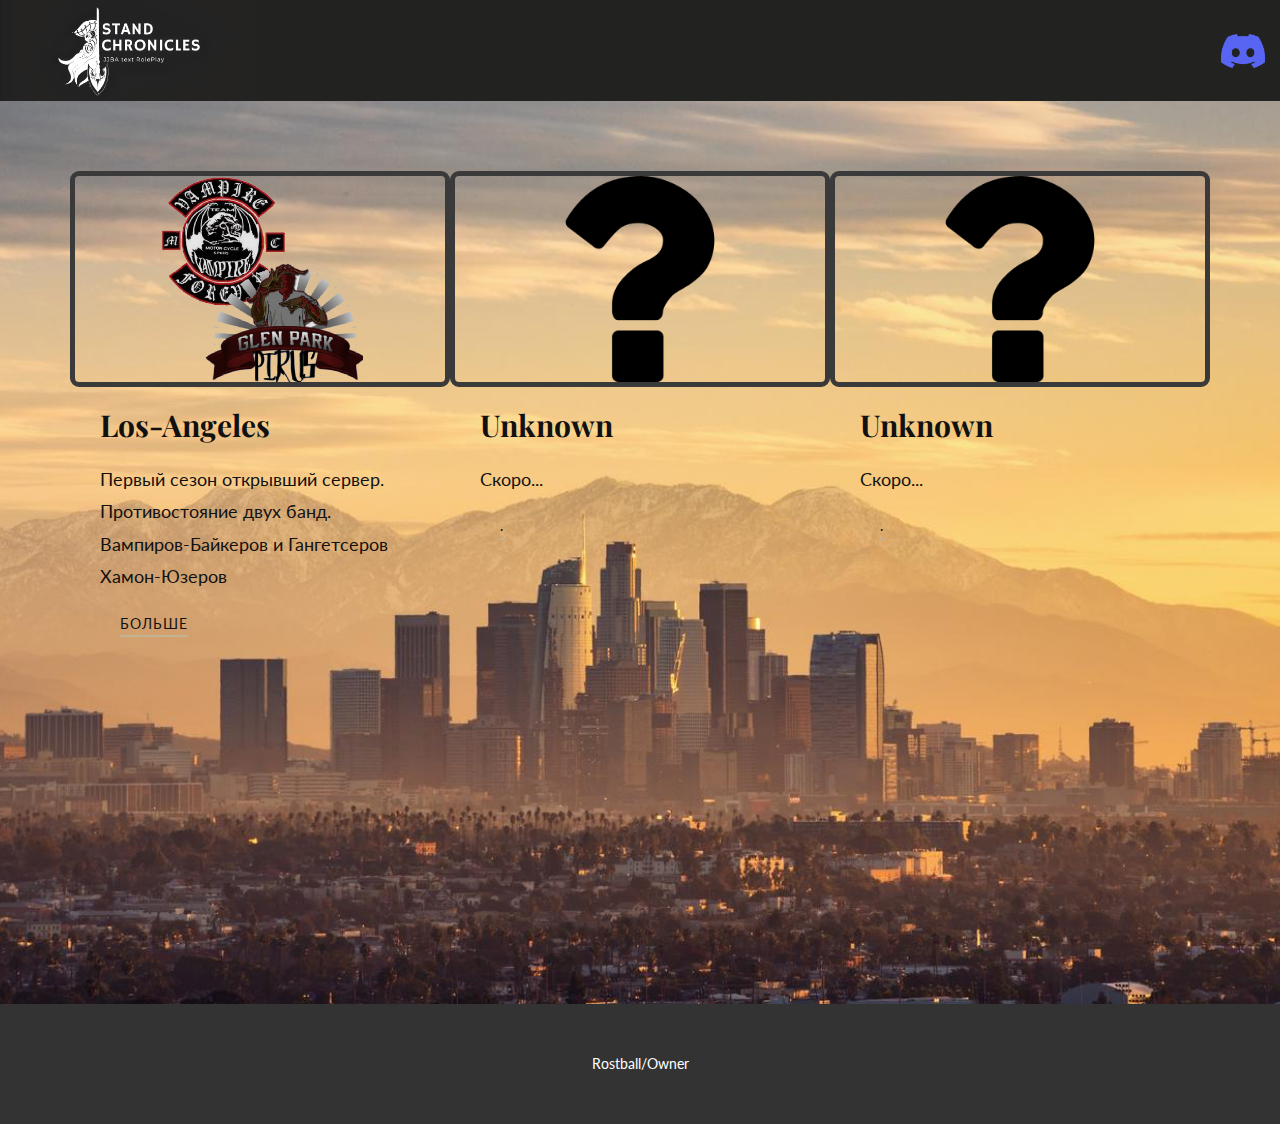
<file: Сезоны.html>
<!DOCTYPE html>
<html style="font-size: 16px;" lang="en"><head>
    <meta name="viewport" content="width=device-width, initial-scale=1.0">
    <meta charset="utf-8">
    <meta name="keywords" content="">
    <meta name="description" content="">
    <title>Сезоны</title>
    <link rel="stylesheet" href="nicepage.css" media="screen">
<link rel="stylesheet" href="Сезоны.css" media="screen">
    <script class="u-script" type="text/javascript" src="jquery.js" defer=""></script>
    <script class="u-script" type="text/javascript" src="nicepage.js" defer=""></script>
    <meta name="generator" content="Nicepage 5.9.10, nicepage.com">
    <link rel="icon" href="images/favicon.gif">
    <link id="u-theme-google-font" rel="stylesheet" href="https://fonts.googleapis.com/css?family=Playfair+Display:400,400i,500,500i,600,600i,700,700i,800,800i,900,900i|Lato:100,100i,300,300i,400,400i,700,700i,900,900i">
    
    
    <script type="application/ld+json">{
		"@context": "http://schema.org",
		"@type": "Organization",
		"name": "Site1",
		"logo": "images/zyro-image8.png"
}</script>
    <meta name="theme-color" content="#478ac9">
    <meta property="og:title" content="Сезоны">
    <meta property="og:description" content="">
    <meta property="og:type" content="website">
  <meta data-intl-tel-input-cdn-path="intlTelInput/"></head>
  <body class="u-body u-xl-mode" data-lang="en"><header class="u-clearfix u-custom-color-2 u-header u-header" id="sec-c67f"><a href="Главная.html" class="u-image u-logo u-image-1" data-image-width="2000" data-image-height="2000" title="Home">
        <img src="images/zyro-image8.png" class="u-logo-image u-logo-image-1">
      </a><nav class="u-menu u-menu-one-level u-offcanvas u-menu-1" data-responsive-from="MD">
        <div class="menu-collapse" style="font-size: 1rem; letter-spacing: 0px; font-weight: 700;">
          <a class="u-button-style u-custom-border u-custom-border-color u-custom-borders u-custom-left-right-menu-spacing u-custom-padding-bottom u-custom-text-active-color u-custom-text-color u-custom-top-bottom-menu-spacing u-nav-link u-text-active-palette-1-base u-text-hover-palette-2-base" href="#">
            <svg class="u-svg-link" viewBox="0 0 24 24"><use xmlns:xlink="http://www.w3.org/1999/xlink" xlink:href="#menu-hamburger"></use></svg>
            <svg class="u-svg-content" version="1.1" id="menu-hamburger" viewBox="0 0 16 16" x="0px" y="0px" xmlns:xlink="http://www.w3.org/1999/xlink" xmlns="http://www.w3.org/2000/svg"><g><rect y="1" width="16" height="2"></rect><rect y="7" width="16" height="2"></rect><rect y="13" width="16" height="2"></rect>
</g></svg>
          </a>
        </div>
        <div class="u-nav-container"></div>
        <div class="u-nav-container-collapse">
          <div class="u-black u-container-style u-inner-container-layout u-opacity u-opacity-95 u-sidenav">
            <div class="u-inner-container-layout u-sidenav-overflow">
              <div class="u-menu-close"></div>
              <ul class="u-align-center u-nav u-popupmenu-items u-unstyled u-nav-1"><li class="u-nav-item"><a class="u-button-style u-nav-link" href="Главная.html">Главная</a>
</li><li class="u-nav-item"><a class="u-button-style u-nav-link" href="Сезон-1.html">Сезон 1</a>
</li><li class="u-nav-item"><a class="u-button-style u-nav-link" href="Сезоны.html">Сезоны</a>
</li></ul>
            </div>
          </div>
          <div class="u-black u-menu-overlay u-opacity u-opacity-70"></div>
        </div>
      </nav><img class="u-image u-image-contain u-image-default u-image-2" src="images/image8.png" alt="" data-image-width="619" data-image-height="470" data-href="https://discord.gg/TKcjsDPbUJ"></header>
    <section class="u-clearfix u-image u-section-1" id="sec-42be" data-image-width="6720" data-image-height="3055">
      <div class="u-clearfix u-sheet u-sheet-1">
        <div class="u-expanded-width u-list u-list-1">
          <div class="u-repeater u-repeater-1">
            <div class="u-container-style u-list-item u-repeater-item">
              <div class="u-container-layout u-similar-container u-container-layout-1">
                <img alt="" class="u-border-5 u-border-grey-75 u-expanded-width u-image u-image-contain u-image-round u-radius-9 u-image-1" data-image-width="800" data-image-height="800" src="images/resetlogo.png">
                <h3 class="u-text u-text-default u-text-1">
                  <a class="u-active-none u-border-none u-btn u-button-link u-button-style u-hover-none u-none u-text-body-color u-btn-1" href="Сезон-1.html">Los-Angeles</a>
                </h3>
                <p class="u-text u-text-2">Первый сезон открывший сервер.<br>Противостояние двух банд. Вампиров-Байкеров и Гангетсеров Хамон-Юзеров
                </p>
                <a href="Сезон-1.html" class="u-active-none u-border-2 u-border-hover-palette-2-base u-border-no-left u-border-no-right u-border-no-top u-border-palette-2-light-1 u-btn u-button-style u-hover-none u-none u-text-body-color u-btn-2">больше</a>
              </div>
            </div>
            <div class="u-container-style u-list-item u-repeater-item">
              <div class="u-container-layout u-similar-container u-container-layout-2">
                <img alt="" class="u-border-5 u-border-grey-75 u-expanded-width u-image u-image-contain u-image-round u-radius-9 u-image-2" data-image-width="512" data-image-height="512" src="images/25333.png">
                <h3 class="u-text u-text-default u-text-3">
                  <a class="u-active-none u-border-none u-btn u-button-link u-button-style u-hover-none u-none u-text-body-color u-btn-3" href="Сезоны.html">Unknown</a>
                </h3>
                <p class="u-text u-text-4">Скоро...</p>
                <a href="Сезоны.html" class="u-active-none u-border-2 u-border-hover-palette-2-base u-border-no-left u-border-no-right u-border-no-top u-border-palette-2-light-1 u-btn u-button-style u-hover-none u-none u-text-body-color u-btn-4">.</a>
              </div>
            </div>
            <div class="u-container-style u-list-item u-repeater-item">
              <div class="u-container-layout u-similar-container u-container-layout-3">
                <img alt="" class="u-border-5 u-border-grey-75 u-expanded-width u-image u-image-contain u-image-round u-radius-9 u-image-3" data-image-width="512" data-image-height="512" src="images/25333.png">
                <h3 class="u-text u-text-default u-text-5"> Unknown</h3>
                <p class="u-text u-text-6">Скоро...</p>
                <a href="" class="u-active-none u-border-2 u-border-hover-palette-2-base u-border-no-left u-border-no-right u-border-no-top u-border-palette-2-light-1 u-btn u-button-style u-hover-none u-none u-text-body-color u-btn-5">.</a>
              </div>
            </div>
          </div>
        </div>
      </div>
    </section>
    
    
    <footer class="u-align-center u-clearfix u-footer u-grey-80 u-footer" id="sec-b7f2"><div class="u-clearfix u-sheet u-sheet-1">
        <p class="u-small-text u-text u-text-variant u-text-1">Rostball/Owner</p>
      </div></footer>
 
    </section>
  
</body></html>
</file>
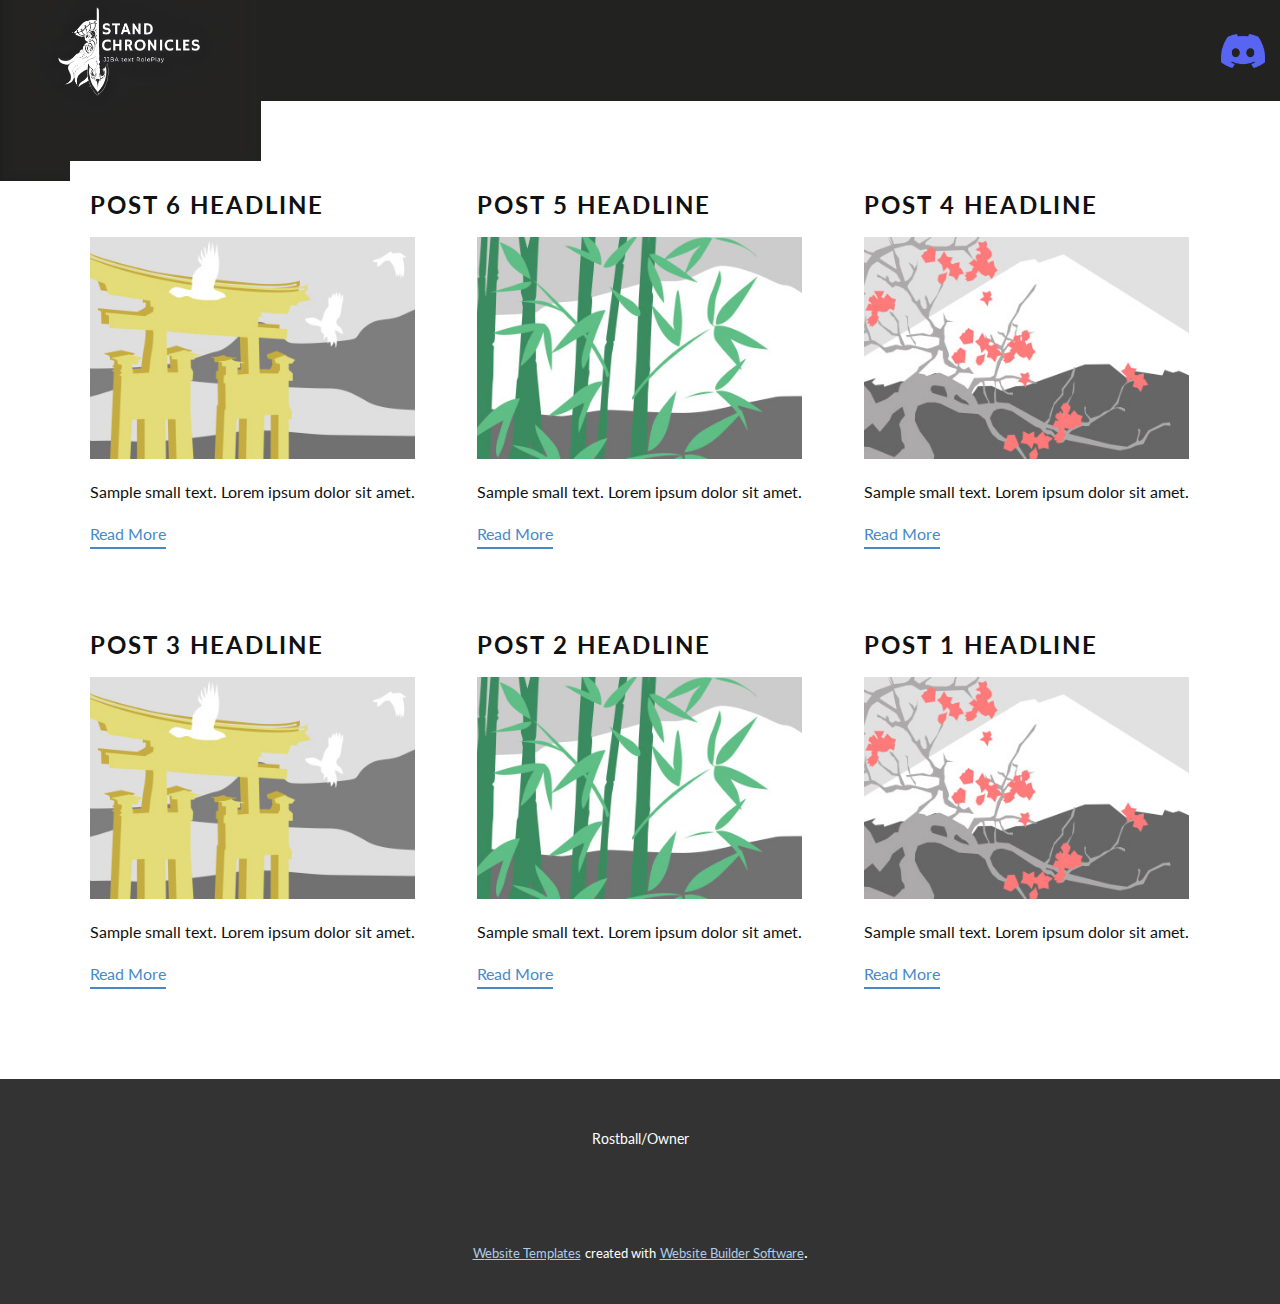
<file: blog/blog.html>
<!DOCTYPE html>
<html style="font-size: 16px;" lang="en"><head>
    <meta name="viewport" content="width=device-width, initial-scale=1.0">
    <meta charset="utf-8">
    <meta name="keywords" content="">
    <meta name="description" content="">
    <title>Blog Template</title>
    <link rel="stylesheet" href="../nicepage.css" media="screen">
<link rel="stylesheet" href="../Blog-Template.css" media="screen">
    <script class="u-script" type="text/javascript" src="../jquery.js" defer=""></script>
    <script class="u-script" type="text/javascript" src="../nicepage.js" defer=""></script>
    <meta name="generator" content="Nicepage 5.9.10, nicepage.com">
    <link id="u-theme-google-font" rel="stylesheet" href="https://fonts.googleapis.com/css?family=Playfair+Display:400,400i,500,500i,600,600i,700,700i,800,800i,900,900i|Lato:100,100i,300,300i,400,400i,700,700i,900,900i">
    
    
    <script type="application/ld+json">{
		"@context": "http://schema.org",
		"@type": "Organization",
		"name": "",
		"logo": "images/zyro-image8.png"
}</script>
    <meta name="theme-color" content="#478ac9">
  <meta data-intl-tel-input-cdn-path="intlTelInput/"></head>
  <body class="u-body u-xl-mode" data-lang="en"><header class="u-clearfix u-custom-color-2 u-header u-header" id="sec-c67f"><a href="https://nicepage.com" class="u-image u-logo u-image-1" data-image-width="2000" data-image-height="2000">
        <img src="../images/zyro-image8.png" class="u-logo-image u-logo-image-1">
      </a><nav class="u-menu u-menu-one-level u-offcanvas u-menu-1" data-responsive-from="MD">
        <div class="menu-collapse" style="font-size: 1rem; letter-spacing: 0px; font-weight: 700;">
          <a class="u-button-style u-custom-border u-custom-border-color u-custom-borders u-custom-left-right-menu-spacing u-custom-padding-bottom u-custom-text-active-color u-custom-text-color u-custom-top-bottom-menu-spacing u-nav-link u-text-active-palette-1-base u-text-hover-palette-2-base" href="#">
            <svg class="u-svg-link" viewBox="0 0 24 24"><use xmlns:xlink="http://www.w3.org/1999/xlink" xlink:href="#menu-hamburger"></use></svg>
            <svg class="u-svg-content" version="1.1" id="menu-hamburger" viewBox="0 0 16 16" x="0px" y="0px" xmlns:xlink="http://www.w3.org/1999/xlink" xmlns="http://www.w3.org/2000/svg"><g><rect y="1" width="16" height="2"></rect><rect y="7" width="16" height="2"></rect><rect y="13" width="16" height="2"></rect>
</g></svg>
          </a>
        </div>
        <div class="u-nav-container"></div>
        <div class="u-nav-container-collapse">
          <div class="u-black u-container-style u-inner-container-layout u-opacity u-opacity-95 u-sidenav">
            <div class="u-inner-container-layout u-sidenav-overflow">
              <div class="u-menu-close"></div>
              <ul class="u-align-center u-nav u-popupmenu-items u-unstyled u-nav-1"><li class="u-nav-item"><a class="u-button-style u-nav-link" href="../Home.html">Home</a>
</li><li class="u-nav-item"><a class="u-button-style u-nav-link" href="../About.html">About</a>
</li><li class="u-nav-item"><a class="u-button-style u-nav-link" href="../Сезон-1.html">Сезон 1</a>
</li><li class="u-nav-item"><a class="u-button-style u-nav-link" href="../Сезоны.html">Сезоны</a>
</li></ul>
            </div>
          </div>
          <div class="u-black u-menu-overlay u-opacity u-opacity-70"></div>
        </div>
      </nav><img class="u-image u-image-contain u-image-default u-image-2" src="../images/image8.png" alt="" data-image-width="619" data-image-height="470" data-href="https://discord.gg/TKcjsDPbUJ"></header>
    <section class="u-clearfix u-section-1" id="sec-b979">
      <div class="u-clearfix u-sheet u-valign-middle u-sheet-1"><!--blog--><!--blog_options_json--><!--{"type":"Recent","source":"","tags":"","count":""}--><!--/blog_options_json-->
        <div class="u-blog u-expanded-width u-repeater u-repeater-1"><!--blog_post-->
          <div class="u-blog-post u-container-style u-repeater-item u-white u-repeater-item-1">
            <div class="u-container-layout u-similar-container u-valign-top u-container-layout-1"><!--blog_post_header-->
              <h4 class="u-blog-control u-text u-text-1">
                <a class="u-post-header-link" href="../blog/post-5.html">Post 6 Headline</a>
              </h4><!--/blog_post_header--><!--blog_post_image-->
              <a class="u-post-header-link" href="../blog/post-5.html"><img alt="" class="u-blog-control u-expanded-width u-image u-image-default u-image-1" src="../images/8ad73f3c.jpeg"></a><!--/blog_post_image--><!--blog_post_content-->
              <div class="u-blog-control u-post-content u-text u-text-2 fr-view">Sample small text. Lorem ipsum dolor sit amet.</div><!--/blog_post_content--><!--blog_post_readmore-->
              <a href="../blog/post-5.html" class="u-blog-control u-border-2 u-border-palette-1-base u-btn u-btn-rectangle u-button-style u-none u-btn-1"><!--blog_post_readmore_content--><!--options_json--><!--{"content":"","defaultValue":"Read More"}--><!--/options_json-->Read More<!--/blog_post_readmore_content--></a><!--/blog_post_readmore-->
            </div>
          </div><div class="u-blog-post u-container-style u-repeater-item u-video-cover u-white">
            <div class="u-container-layout u-similar-container u-valign-top u-container-layout-2"><!--blog_post_header-->
              <h4 class="u-blog-control u-text u-text-3">
                <a class="u-post-header-link" href="../blog/post-4.html">Post 5 Headline</a>
              </h4><!--/blog_post_header--><!--blog_post_image-->
              <a class="u-post-header-link" href="../blog/post-4.html"><img alt="" class="u-blog-control u-expanded-width u-image u-image-default u-image-2" src="../images/68f64b9d.jpeg"></a><!--/blog_post_image--><!--blog_post_content-->
              <div class="u-blog-control u-post-content u-text u-text-4 fr-view">Sample small text. Lorem ipsum dolor sit amet.</div><!--/blog_post_content--><!--blog_post_readmore-->
              <a href="../blog/post-4.html" class="u-blog-control u-border-2 u-border-palette-1-base u-btn u-btn-rectangle u-button-style u-none u-btn-2"><!--blog_post_readmore_content--><!--options_json--><!--{"content":"","defaultValue":"Read More"}--><!--/options_json-->Read More<!--/blog_post_readmore_content--></a><!--/blog_post_readmore-->
            </div>
          </div><div class="u-blog-post u-container-style u-repeater-item u-video-cover u-white">
            <div class="u-container-layout u-similar-container u-valign-top u-container-layout-3"><!--blog_post_header-->
              <h4 class="u-blog-control u-text u-text-5">
                <a class="u-post-header-link" href="../blog/post-3.html">Post 4 Headline</a>
              </h4><!--/blog_post_header--><!--blog_post_image-->
              <a class="u-post-header-link" href="../blog/post-3.html"><img alt="" class="u-blog-control u-expanded-width u-image u-image-default u-image-3" src="../images/0fd3416c.jpeg"></a><!--/blog_post_image--><!--blog_post_content-->
              <div class="u-blog-control u-post-content u-text u-text-6 fr-view">Sample small text. Lorem ipsum dolor sit amet.</div><!--/blog_post_content--><!--blog_post_readmore-->
              <a href="../blog/post-3.html" class="u-blog-control u-border-2 u-border-palette-1-base u-btn u-btn-rectangle u-button-style u-none u-btn-3"><!--blog_post_readmore_content--><!--options_json--><!--{"content":"","defaultValue":"Read More"}--><!--/options_json-->Read More<!--/blog_post_readmore_content--></a><!--/blog_post_readmore-->
            </div>
          </div><div class="u-blog-post u-container-style u-repeater-item u-white u-repeater-item-1">
            <div class="u-container-layout u-similar-container u-valign-top u-container-layout-1"><!--blog_post_header-->
              <h4 class="u-blog-control u-text u-text-1">
                <a class="u-post-header-link" href="../blog/post-2.html">Post 3 Headline</a>
              </h4><!--/blog_post_header--><!--blog_post_image-->
              <a class="u-post-header-link" href="../blog/post-2.html"><img alt="" class="u-blog-control u-expanded-width u-image u-image-default u-image-1" src="../images/8ad73f3c.jpeg"></a><!--/blog_post_image--><!--blog_post_content-->
              <div class="u-blog-control u-post-content u-text u-text-2 fr-view">Sample small text. Lorem ipsum dolor sit amet.</div><!--/blog_post_content--><!--blog_post_readmore-->
              <a href="../blog/post-2.html" class="u-blog-control u-border-2 u-border-palette-1-base u-btn u-btn-rectangle u-button-style u-none u-btn-1"><!--blog_post_readmore_content--><!--options_json--><!--{"content":"","defaultValue":"Read More"}--><!--/options_json-->Read More<!--/blog_post_readmore_content--></a><!--/blog_post_readmore-->
            </div>
          </div><div class="u-blog-post u-container-style u-repeater-item u-video-cover u-white">
            <div class="u-container-layout u-similar-container u-valign-top u-container-layout-2"><!--blog_post_header-->
              <h4 class="u-blog-control u-text u-text-3">
                <a class="u-post-header-link" href="../blog/post-1.html">Post 2 Headline</a>
              </h4><!--/blog_post_header--><!--blog_post_image-->
              <a class="u-post-header-link" href="../blog/post-1.html"><img alt="" class="u-blog-control u-expanded-width u-image u-image-default u-image-2" src="../images/68f64b9d.jpeg"></a><!--/blog_post_image--><!--blog_post_content-->
              <div class="u-blog-control u-post-content u-text u-text-4 fr-view">Sample small text. Lorem ipsum dolor sit amet.</div><!--/blog_post_content--><!--blog_post_readmore-->
              <a href="../blog/post-1.html" class="u-blog-control u-border-2 u-border-palette-1-base u-btn u-btn-rectangle u-button-style u-none u-btn-2"><!--blog_post_readmore_content--><!--options_json--><!--{"content":"","defaultValue":"Read More"}--><!--/options_json-->Read More<!--/blog_post_readmore_content--></a><!--/blog_post_readmore-->
            </div>
          </div><div class="u-blog-post u-container-style u-repeater-item u-video-cover u-white">
            <div class="u-container-layout u-similar-container u-valign-top u-container-layout-3"><!--blog_post_header-->
              <h4 class="u-blog-control u-text u-text-5">
                <a class="u-post-header-link" href="../blog/post.html">Post 1 Headline</a>
              </h4><!--/blog_post_header--><!--blog_post_image-->
              <a class="u-post-header-link" href="../blog/post.html"><img alt="" class="u-blog-control u-expanded-width u-image u-image-default u-image-3" src="../images/0fd3416c.jpeg"></a><!--/blog_post_image--><!--blog_post_content-->
              <div class="u-blog-control u-post-content u-text u-text-6 fr-view">Sample small text. Lorem ipsum dolor sit amet.</div><!--/blog_post_content--><!--blog_post_readmore-->
              <a href="../blog/post.html" class="u-blog-control u-border-2 u-border-palette-1-base u-btn u-btn-rectangle u-button-style u-none u-btn-3"><!--blog_post_readmore_content--><!--options_json--><!--{"content":"","defaultValue":"Read More"}--><!--/options_json-->Read More<!--/blog_post_readmore_content--></a><!--/blog_post_readmore-->
            </div>
          </div><!--/blog_post--><!--blog_post-->
          <!--/blog_post--><!--blog_post-->
          <!--/blog_post-->
        </div><!--/blog-->
      </div>
    </section>
    
    
    <footer class="u-align-center u-clearfix u-footer u-grey-80 u-footer" id="sec-b7f2"><div class="u-clearfix u-sheet u-sheet-1">
        <p class="u-small-text u-text u-text-variant u-text-1">Rostball/Owner</p>
      </div></footer>
    <section class="u-backlink u-clearfix u-grey-80">
      <a class="u-link" href="https://nicepage.com/website-templates" target="_blank">
        <span>Website Templates</span>
      </a>
      <p class="u-text">
        <span>created with</span>
      </p>
      <a class="u-link" href="" target="_blank">
        <span>Website Builder Software</span>
      </a>. 
    </section>
  
</body></html>
</file>
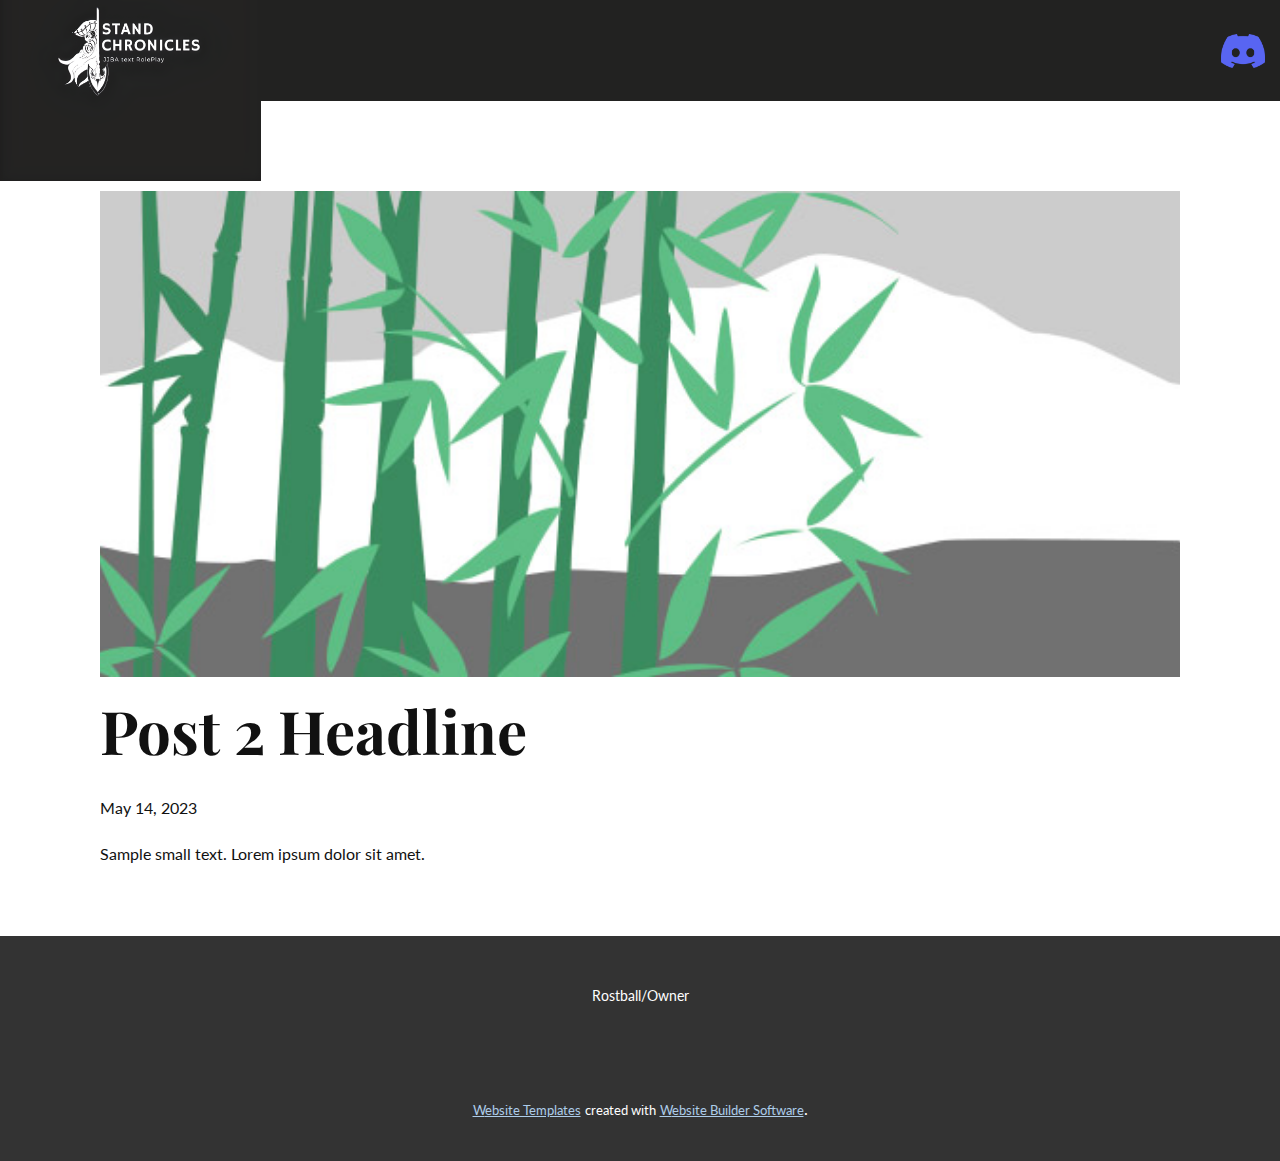
<file: blog/post-1.html>
<!DOCTYPE html>
<html style="font-size: 16px;" lang="en"><head>
    <meta name="viewport" content="width=device-width, initial-scale=1.0">
    <meta charset="utf-8">
    <meta name="keywords" content="Post 1 Headline">
    <meta name="description" content="">
    <title>Post 2 Headline</title>
    <link rel="stylesheet" href="../nicepage.css" media="screen">
<link rel="stylesheet" href="../Post-Template.css" media="screen">
    <script class="u-script" type="text/javascript" src="../jquery.js" defer=""></script>
    <script class="u-script" type="text/javascript" src="../nicepage.js" defer=""></script>
    <meta name="generator" content="Nicepage 5.9.10, nicepage.com">
    <link id="u-theme-google-font" rel="stylesheet" href="https://fonts.googleapis.com/css?family=Playfair+Display:400,400i,500,500i,600,600i,700,700i,800,800i,900,900i|Lato:100,100i,300,300i,400,400i,700,700i,900,900i">
    <link id="u-page-google-font" rel="stylesheet" href="https://fonts.googleapis.com/css?family=Playfair+Display:400,400i,500,500i,600,600i,700,700i,800,800i,900,900i">
    
    
    <script type="application/ld+json">{
		"@context": "http://schema.org",
		"@type": "Organization",
		"name": "",
		"logo": "images/zyro-image8.png"
}</script>
    <meta name="theme-color" content="#478ac9">
  <meta data-intl-tel-input-cdn-path="intlTelInput/"></head>
  <body class="u-body u-xl-mode" data-lang="en"><header class="u-clearfix u-custom-color-2 u-header u-header" id="sec-c67f"><a href="https://nicepage.com" class="u-image u-logo u-image-1" data-image-width="2000" data-image-height="2000">
        <img src="../images/zyro-image8.png" class="u-logo-image u-logo-image-1">
      </a><nav class="u-menu u-menu-one-level u-offcanvas u-menu-1" data-responsive-from="MD">
        <div class="menu-collapse" style="font-size: 1rem; letter-spacing: 0px; font-weight: 700;">
          <a class="u-button-style u-custom-border u-custom-border-color u-custom-borders u-custom-left-right-menu-spacing u-custom-padding-bottom u-custom-text-active-color u-custom-text-color u-custom-top-bottom-menu-spacing u-nav-link u-text-active-palette-1-base u-text-hover-palette-2-base" href="#">
            <svg class="u-svg-link" viewBox="0 0 24 24"><use xmlns:xlink="http://www.w3.org/1999/xlink" xlink:href="#menu-hamburger"></use></svg>
            <svg class="u-svg-content" version="1.1" id="menu-hamburger" viewBox="0 0 16 16" x="0px" y="0px" xmlns:xlink="http://www.w3.org/1999/xlink" xmlns="http://www.w3.org/2000/svg"><g><rect y="1" width="16" height="2"></rect><rect y="7" width="16" height="2"></rect><rect y="13" width="16" height="2"></rect>
</g></svg>
          </a>
        </div>
        <div class="u-nav-container"></div>
        <div class="u-nav-container-collapse">
          <div class="u-black u-container-style u-inner-container-layout u-opacity u-opacity-95 u-sidenav">
            <div class="u-inner-container-layout u-sidenav-overflow">
              <div class="u-menu-close"></div>
              <ul class="u-align-center u-nav u-popupmenu-items u-unstyled u-nav-1"><li class="u-nav-item"><a class="u-button-style u-nav-link" href="../Home.html">Home</a>
</li><li class="u-nav-item"><a class="u-button-style u-nav-link" href="../About.html">About</a>
</li><li class="u-nav-item"><a class="u-button-style u-nav-link" href="../Сезон-1.html">Сезон 1</a>
</li><li class="u-nav-item"><a class="u-button-style u-nav-link" href="../Сезоны.html">Сезоны</a>
</li></ul>
            </div>
          </div>
          <div class="u-black u-menu-overlay u-opacity u-opacity-70"></div>
        </div>
      </nav><img class="u-image u-image-contain u-image-default u-image-2" src="../images/image8.png" alt="" data-image-width="619" data-image-height="470" data-href="https://discord.gg/TKcjsDPbUJ"></header>
    <section class="u-align-center u-clearfix u-section-1" id="sec-4fd5">
      <div class="u-clearfix u-sheet u-valign-middle-md u-valign-middle-sm u-valign-middle-xs u-sheet-1"><!--post_details--><!--post_details_options_json--><!--{"source":""}--><!--/post_details_options_json--><!--blog_post-->
        <div class="u-container-style u-expanded-width u-post-details u-post-details-1">
          <div class="u-container-layout u-valign-middle u-container-layout-1"><!--blog_post_image-->
            <img alt="" class="u-blog-control u-expanded-width u-image u-image-default u-image-1" src="../images/68f64b9d.jpeg"><!--/blog_post_image--><!--blog_post_header-->
            <h2 class="u-blog-control u-text u-text-1">Post 2 Headline</h2><!--/blog_post_header--><!--blog_post_metadata-->
            <div class="u-blog-control u-metadata u-metadata-1"><!--blog_post_metadata_date-->
              <span class="u-meta-date u-meta-icon">May 14, 2023</span><!--/blog_post_metadata_date--><!--blog_post_metadata_category-->
              <!--/blog_post_metadata_category--><!--blog_post_metadata_comments-->
              <!--/blog_post_metadata_comments-->
            </div><!--/blog_post_metadata--><!--blog_post_content-->
            <div class="u-align-justify u-blog-control u-post-content u-text u-text-2 fr-view">
  Sample small text. Lorem ipsum dolor sit amet.
  </div><!--/blog_post_content-->
          </div>
        </div><!--/blog_post--><!--/post_details-->
      </div>
    </section>
    
    
    <footer class="u-align-center u-clearfix u-footer u-grey-80 u-footer" id="sec-b7f2"><div class="u-clearfix u-sheet u-sheet-1">
        <p class="u-small-text u-text u-text-variant u-text-1">Rostball/Owner</p>
      </div></footer>
    <section class="u-backlink u-clearfix u-grey-80">
      <a class="u-link" href="https://nicepage.com/website-templates" target="_blank">
        <span>Website Templates</span>
      </a>
      <p class="u-text">
        <span>created with</span>
      </p>
      <a class="u-link" href="" target="_blank">
        <span>Website Builder Software</span>
      </a>. 
    </section>
  
</body></html>
</file>
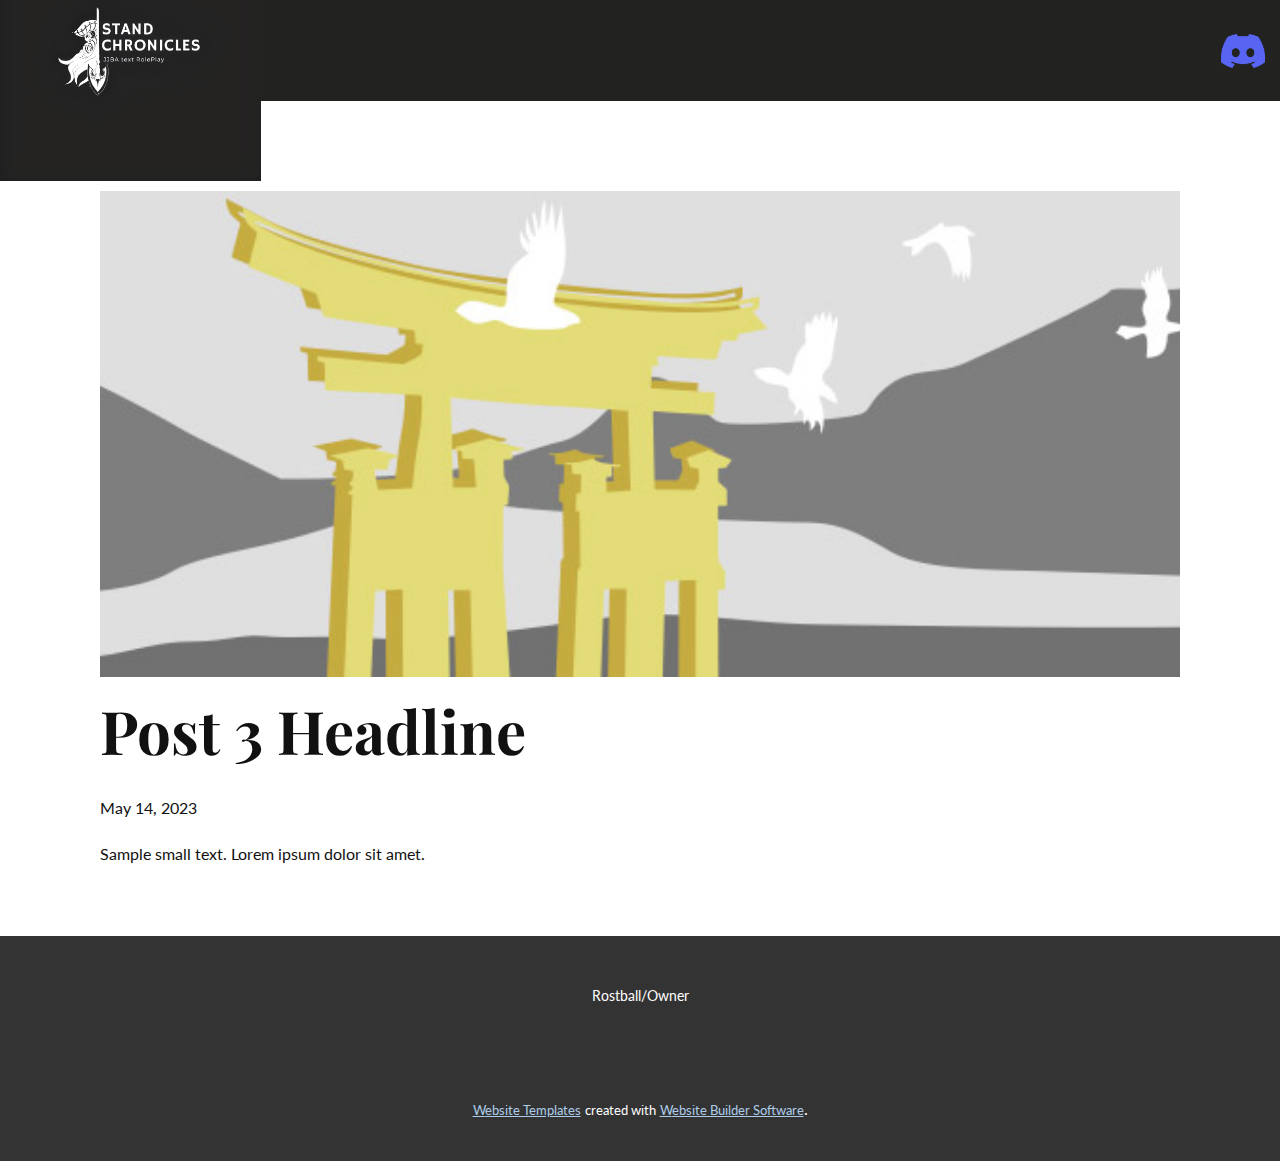
<file: blog/post-2.html>
<!DOCTYPE html>
<html style="font-size: 16px;" lang="en"><head>
    <meta name="viewport" content="width=device-width, initial-scale=1.0">
    <meta charset="utf-8">
    <meta name="keywords" content="Post 1 Headline">
    <meta name="description" content="">
    <title>Post 3 Headline</title>
    <link rel="stylesheet" href="../nicepage.css" media="screen">
<link rel="stylesheet" href="../Post-Template.css" media="screen">
    <script class="u-script" type="text/javascript" src="../jquery.js" defer=""></script>
    <script class="u-script" type="text/javascript" src="../nicepage.js" defer=""></script>
    <meta name="generator" content="Nicepage 5.9.10, nicepage.com">
    <link id="u-theme-google-font" rel="stylesheet" href="https://fonts.googleapis.com/css?family=Playfair+Display:400,400i,500,500i,600,600i,700,700i,800,800i,900,900i|Lato:100,100i,300,300i,400,400i,700,700i,900,900i">
    <link id="u-page-google-font" rel="stylesheet" href="https://fonts.googleapis.com/css?family=Playfair+Display:400,400i,500,500i,600,600i,700,700i,800,800i,900,900i">
    
    
    <script type="application/ld+json">{
		"@context": "http://schema.org",
		"@type": "Organization",
		"name": "",
		"logo": "images/zyro-image8.png"
}</script>
    <meta name="theme-color" content="#478ac9">
  <meta data-intl-tel-input-cdn-path="intlTelInput/"></head>
  <body class="u-body u-xl-mode" data-lang="en"><header class="u-clearfix u-custom-color-2 u-header u-header" id="sec-c67f"><a href="https://nicepage.com" class="u-image u-logo u-image-1" data-image-width="2000" data-image-height="2000">
        <img src="../images/zyro-image8.png" class="u-logo-image u-logo-image-1">
      </a><nav class="u-menu u-menu-one-level u-offcanvas u-menu-1" data-responsive-from="MD">
        <div class="menu-collapse" style="font-size: 1rem; letter-spacing: 0px; font-weight: 700;">
          <a class="u-button-style u-custom-border u-custom-border-color u-custom-borders u-custom-left-right-menu-spacing u-custom-padding-bottom u-custom-text-active-color u-custom-text-color u-custom-top-bottom-menu-spacing u-nav-link u-text-active-palette-1-base u-text-hover-palette-2-base" href="#">
            <svg class="u-svg-link" viewBox="0 0 24 24"><use xmlns:xlink="http://www.w3.org/1999/xlink" xlink:href="#menu-hamburger"></use></svg>
            <svg class="u-svg-content" version="1.1" id="menu-hamburger" viewBox="0 0 16 16" x="0px" y="0px" xmlns:xlink="http://www.w3.org/1999/xlink" xmlns="http://www.w3.org/2000/svg"><g><rect y="1" width="16" height="2"></rect><rect y="7" width="16" height="2"></rect><rect y="13" width="16" height="2"></rect>
</g></svg>
          </a>
        </div>
        <div class="u-nav-container"></div>
        <div class="u-nav-container-collapse">
          <div class="u-black u-container-style u-inner-container-layout u-opacity u-opacity-95 u-sidenav">
            <div class="u-inner-container-layout u-sidenav-overflow">
              <div class="u-menu-close"></div>
              <ul class="u-align-center u-nav u-popupmenu-items u-unstyled u-nav-1"><li class="u-nav-item"><a class="u-button-style u-nav-link" href="../Home.html">Home</a>
</li><li class="u-nav-item"><a class="u-button-style u-nav-link" href="../About.html">About</a>
</li><li class="u-nav-item"><a class="u-button-style u-nav-link" href="../Сезон-1.html">Сезон 1</a>
</li><li class="u-nav-item"><a class="u-button-style u-nav-link" href="../Сезоны.html">Сезоны</a>
</li></ul>
            </div>
          </div>
          <div class="u-black u-menu-overlay u-opacity u-opacity-70"></div>
        </div>
      </nav><img class="u-image u-image-contain u-image-default u-image-2" src="../images/image8.png" alt="" data-image-width="619" data-image-height="470" data-href="https://discord.gg/TKcjsDPbUJ"></header>
    <section class="u-align-center u-clearfix u-section-1" id="sec-4fd5">
      <div class="u-clearfix u-sheet u-valign-middle-md u-valign-middle-sm u-valign-middle-xs u-sheet-1"><!--post_details--><!--post_details_options_json--><!--{"source":""}--><!--/post_details_options_json--><!--blog_post-->
        <div class="u-container-style u-expanded-width u-post-details u-post-details-1">
          <div class="u-container-layout u-valign-middle u-container-layout-1"><!--blog_post_image-->
            <img alt="" class="u-blog-control u-expanded-width u-image u-image-default u-image-1" src="../images/8ad73f3c.jpeg"><!--/blog_post_image--><!--blog_post_header-->
            <h2 class="u-blog-control u-text u-text-1">Post 3 Headline</h2><!--/blog_post_header--><!--blog_post_metadata-->
            <div class="u-blog-control u-metadata u-metadata-1"><!--blog_post_metadata_date-->
              <span class="u-meta-date u-meta-icon">May 14, 2023</span><!--/blog_post_metadata_date--><!--blog_post_metadata_category-->
              <!--/blog_post_metadata_category--><!--blog_post_metadata_comments-->
              <!--/blog_post_metadata_comments-->
            </div><!--/blog_post_metadata--><!--blog_post_content-->
            <div class="u-align-justify u-blog-control u-post-content u-text u-text-2 fr-view">
  Sample small text. Lorem ipsum dolor sit amet.
  </div><!--/blog_post_content-->
          </div>
        </div><!--/blog_post--><!--/post_details-->
      </div>
    </section>
    
    
    <footer class="u-align-center u-clearfix u-footer u-grey-80 u-footer" id="sec-b7f2"><div class="u-clearfix u-sheet u-sheet-1">
        <p class="u-small-text u-text u-text-variant u-text-1">Rostball/Owner</p>
      </div></footer>
    <section class="u-backlink u-clearfix u-grey-80">
      <a class="u-link" href="https://nicepage.com/website-templates" target="_blank">
        <span>Website Templates</span>
      </a>
      <p class="u-text">
        <span>created with</span>
      </p>
      <a class="u-link" href="" target="_blank">
        <span>Website Builder Software</span>
      </a>. 
    </section>
  
</body></html>
</file>
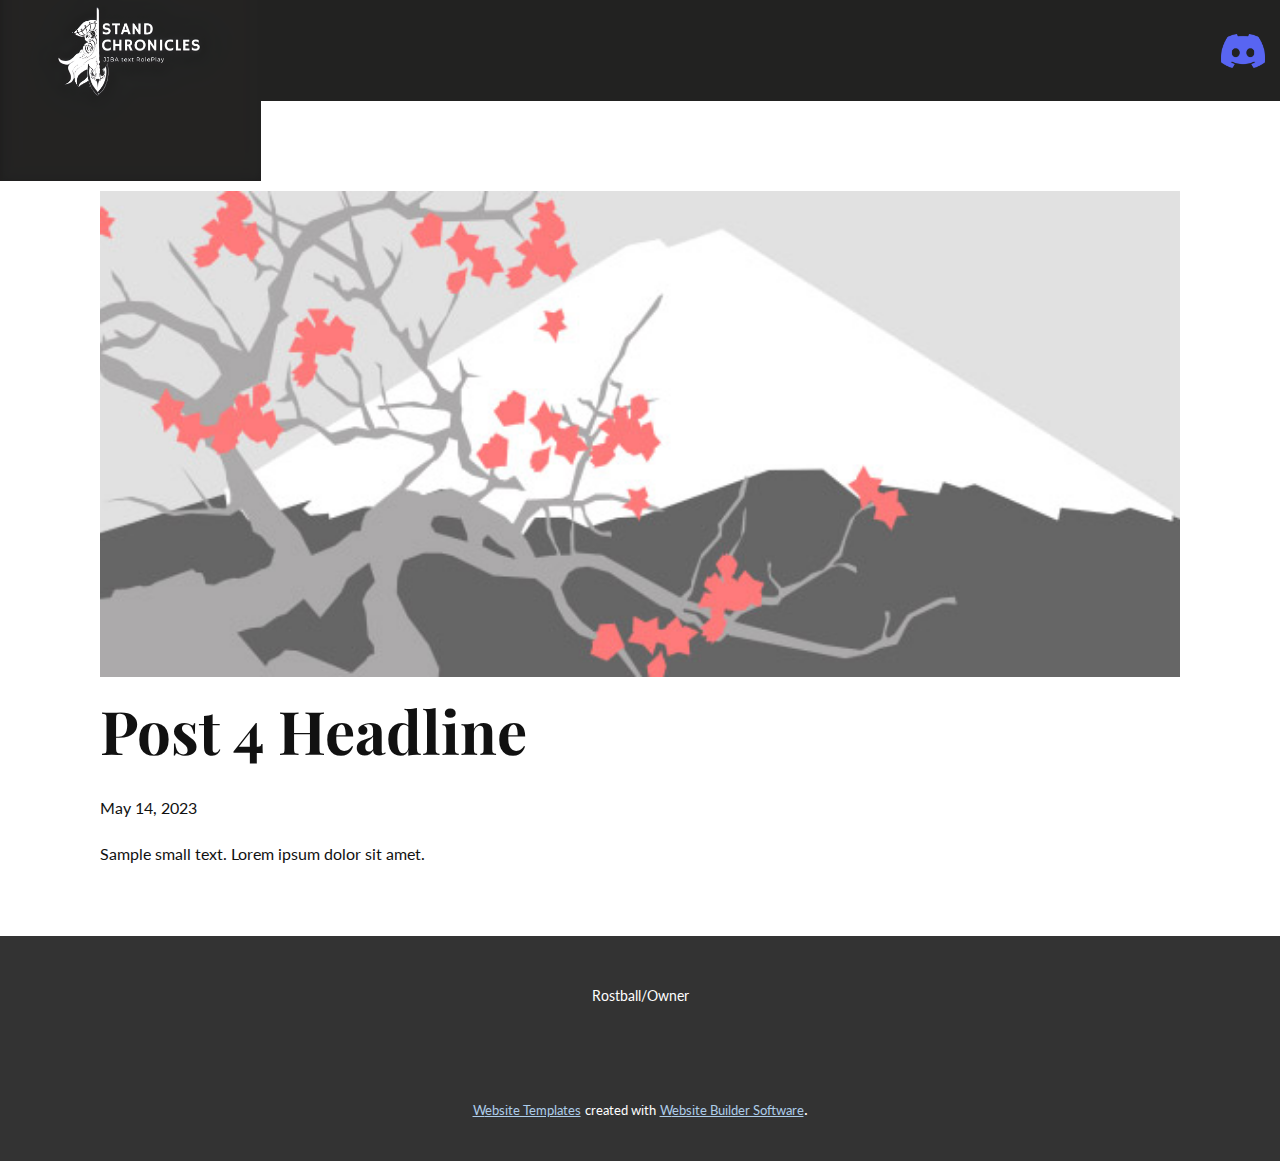
<file: blog/post-3.html>
<!DOCTYPE html>
<html style="font-size: 16px;" lang="en"><head>
    <meta name="viewport" content="width=device-width, initial-scale=1.0">
    <meta charset="utf-8">
    <meta name="keywords" content="Post 1 Headline">
    <meta name="description" content="">
    <title>Post 4 Headline</title>
    <link rel="stylesheet" href="../nicepage.css" media="screen">
<link rel="stylesheet" href="../Post-Template.css" media="screen">
    <script class="u-script" type="text/javascript" src="../jquery.js" defer=""></script>
    <script class="u-script" type="text/javascript" src="../nicepage.js" defer=""></script>
    <meta name="generator" content="Nicepage 5.9.10, nicepage.com">
    <link id="u-theme-google-font" rel="stylesheet" href="https://fonts.googleapis.com/css?family=Playfair+Display:400,400i,500,500i,600,600i,700,700i,800,800i,900,900i|Lato:100,100i,300,300i,400,400i,700,700i,900,900i">
    <link id="u-page-google-font" rel="stylesheet" href="https://fonts.googleapis.com/css?family=Playfair+Display:400,400i,500,500i,600,600i,700,700i,800,800i,900,900i">
    
    
    <script type="application/ld+json">{
		"@context": "http://schema.org",
		"@type": "Organization",
		"name": "",
		"logo": "images/zyro-image8.png"
}</script>
    <meta name="theme-color" content="#478ac9">
  <meta data-intl-tel-input-cdn-path="intlTelInput/"></head>
  <body class="u-body u-xl-mode" data-lang="en"><header class="u-clearfix u-custom-color-2 u-header u-header" id="sec-c67f"><a href="https://nicepage.com" class="u-image u-logo u-image-1" data-image-width="2000" data-image-height="2000">
        <img src="../images/zyro-image8.png" class="u-logo-image u-logo-image-1">
      </a><nav class="u-menu u-menu-one-level u-offcanvas u-menu-1" data-responsive-from="MD">
        <div class="menu-collapse" style="font-size: 1rem; letter-spacing: 0px; font-weight: 700;">
          <a class="u-button-style u-custom-border u-custom-border-color u-custom-borders u-custom-left-right-menu-spacing u-custom-padding-bottom u-custom-text-active-color u-custom-text-color u-custom-top-bottom-menu-spacing u-nav-link u-text-active-palette-1-base u-text-hover-palette-2-base" href="#">
            <svg class="u-svg-link" viewBox="0 0 24 24"><use xmlns:xlink="http://www.w3.org/1999/xlink" xlink:href="#menu-hamburger"></use></svg>
            <svg class="u-svg-content" version="1.1" id="menu-hamburger" viewBox="0 0 16 16" x="0px" y="0px" xmlns:xlink="http://www.w3.org/1999/xlink" xmlns="http://www.w3.org/2000/svg"><g><rect y="1" width="16" height="2"></rect><rect y="7" width="16" height="2"></rect><rect y="13" width="16" height="2"></rect>
</g></svg>
          </a>
        </div>
        <div class="u-nav-container"></div>
        <div class="u-nav-container-collapse">
          <div class="u-black u-container-style u-inner-container-layout u-opacity u-opacity-95 u-sidenav">
            <div class="u-inner-container-layout u-sidenav-overflow">
              <div class="u-menu-close"></div>
              <ul class="u-align-center u-nav u-popupmenu-items u-unstyled u-nav-1"><li class="u-nav-item"><a class="u-button-style u-nav-link" href="../Home.html">Home</a>
</li><li class="u-nav-item"><a class="u-button-style u-nav-link" href="../About.html">About</a>
</li><li class="u-nav-item"><a class="u-button-style u-nav-link" href="../Сезон-1.html">Сезон 1</a>
</li><li class="u-nav-item"><a class="u-button-style u-nav-link" href="../Сезоны.html">Сезоны</a>
</li></ul>
            </div>
          </div>
          <div class="u-black u-menu-overlay u-opacity u-opacity-70"></div>
        </div>
      </nav><img class="u-image u-image-contain u-image-default u-image-2" src="../images/image8.png" alt="" data-image-width="619" data-image-height="470" data-href="https://discord.gg/TKcjsDPbUJ"></header>
    <section class="u-align-center u-clearfix u-section-1" id="sec-4fd5">
      <div class="u-clearfix u-sheet u-valign-middle-md u-valign-middle-sm u-valign-middle-xs u-sheet-1"><!--post_details--><!--post_details_options_json--><!--{"source":""}--><!--/post_details_options_json--><!--blog_post-->
        <div class="u-container-style u-expanded-width u-post-details u-post-details-1">
          <div class="u-container-layout u-valign-middle u-container-layout-1"><!--blog_post_image-->
            <img alt="" class="u-blog-control u-expanded-width u-image u-image-default u-image-1" src="../images/0fd3416c.jpeg"><!--/blog_post_image--><!--blog_post_header-->
            <h2 class="u-blog-control u-text u-text-1">Post 4 Headline</h2><!--/blog_post_header--><!--blog_post_metadata-->
            <div class="u-blog-control u-metadata u-metadata-1"><!--blog_post_metadata_date-->
              <span class="u-meta-date u-meta-icon">May 14, 2023</span><!--/blog_post_metadata_date--><!--blog_post_metadata_category-->
              <!--/blog_post_metadata_category--><!--blog_post_metadata_comments-->
              <!--/blog_post_metadata_comments-->
            </div><!--/blog_post_metadata--><!--blog_post_content-->
            <div class="u-align-justify u-blog-control u-post-content u-text u-text-2 fr-view">
  Sample small text. Lorem ipsum dolor sit amet.
  </div><!--/blog_post_content-->
          </div>
        </div><!--/blog_post--><!--/post_details-->
      </div>
    </section>
    
    
    <footer class="u-align-center u-clearfix u-footer u-grey-80 u-footer" id="sec-b7f2"><div class="u-clearfix u-sheet u-sheet-1">
        <p class="u-small-text u-text u-text-variant u-text-1">Rostball/Owner</p>
      </div></footer>
    <section class="u-backlink u-clearfix u-grey-80">
      <a class="u-link" href="https://nicepage.com/website-templates" target="_blank">
        <span>Website Templates</span>
      </a>
      <p class="u-text">
        <span>created with</span>
      </p>
      <a class="u-link" href="" target="_blank">
        <span>Website Builder Software</span>
      </a>. 
    </section>
  
</body></html>
</file>
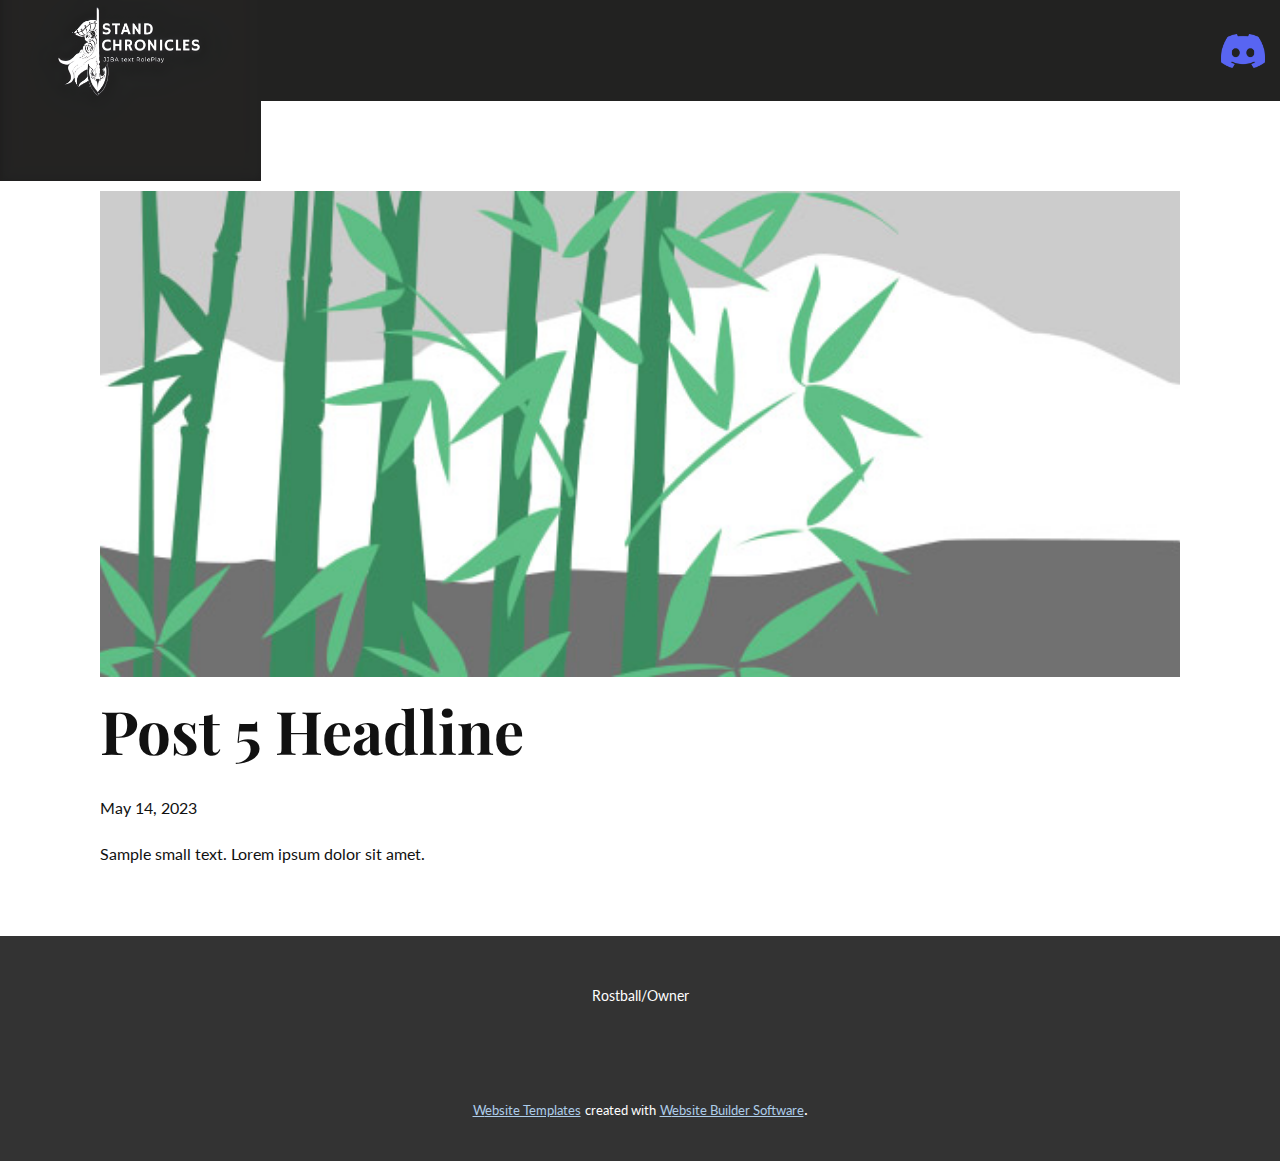
<file: blog/post-4.html>
<!DOCTYPE html>
<html style="font-size: 16px;" lang="en"><head>
    <meta name="viewport" content="width=device-width, initial-scale=1.0">
    <meta charset="utf-8">
    <meta name="keywords" content="Post 1 Headline">
    <meta name="description" content="">
    <title>Post 5 Headline</title>
    <link rel="stylesheet" href="../nicepage.css" media="screen">
<link rel="stylesheet" href="../Post-Template.css" media="screen">
    <script class="u-script" type="text/javascript" src="../jquery.js" defer=""></script>
    <script class="u-script" type="text/javascript" src="../nicepage.js" defer=""></script>
    <meta name="generator" content="Nicepage 5.9.10, nicepage.com">
    <link id="u-theme-google-font" rel="stylesheet" href="https://fonts.googleapis.com/css?family=Playfair+Display:400,400i,500,500i,600,600i,700,700i,800,800i,900,900i|Lato:100,100i,300,300i,400,400i,700,700i,900,900i">
    <link id="u-page-google-font" rel="stylesheet" href="https://fonts.googleapis.com/css?family=Playfair+Display:400,400i,500,500i,600,600i,700,700i,800,800i,900,900i">
    
    
    <script type="application/ld+json">{
		"@context": "http://schema.org",
		"@type": "Organization",
		"name": "",
		"logo": "images/zyro-image8.png"
}</script>
    <meta name="theme-color" content="#478ac9">
  <meta data-intl-tel-input-cdn-path="intlTelInput/"></head>
  <body class="u-body u-xl-mode" data-lang="en"><header class="u-clearfix u-custom-color-2 u-header u-header" id="sec-c67f"><a href="https://nicepage.com" class="u-image u-logo u-image-1" data-image-width="2000" data-image-height="2000">
        <img src="../images/zyro-image8.png" class="u-logo-image u-logo-image-1">
      </a><nav class="u-menu u-menu-one-level u-offcanvas u-menu-1" data-responsive-from="MD">
        <div class="menu-collapse" style="font-size: 1rem; letter-spacing: 0px; font-weight: 700;">
          <a class="u-button-style u-custom-border u-custom-border-color u-custom-borders u-custom-left-right-menu-spacing u-custom-padding-bottom u-custom-text-active-color u-custom-text-color u-custom-top-bottom-menu-spacing u-nav-link u-text-active-palette-1-base u-text-hover-palette-2-base" href="#">
            <svg class="u-svg-link" viewBox="0 0 24 24"><use xmlns:xlink="http://www.w3.org/1999/xlink" xlink:href="#menu-hamburger"></use></svg>
            <svg class="u-svg-content" version="1.1" id="menu-hamburger" viewBox="0 0 16 16" x="0px" y="0px" xmlns:xlink="http://www.w3.org/1999/xlink" xmlns="http://www.w3.org/2000/svg"><g><rect y="1" width="16" height="2"></rect><rect y="7" width="16" height="2"></rect><rect y="13" width="16" height="2"></rect>
</g></svg>
          </a>
        </div>
        <div class="u-nav-container"></div>
        <div class="u-nav-container-collapse">
          <div class="u-black u-container-style u-inner-container-layout u-opacity u-opacity-95 u-sidenav">
            <div class="u-inner-container-layout u-sidenav-overflow">
              <div class="u-menu-close"></div>
              <ul class="u-align-center u-nav u-popupmenu-items u-unstyled u-nav-1"><li class="u-nav-item"><a class="u-button-style u-nav-link" href="../Home.html">Home</a>
</li><li class="u-nav-item"><a class="u-button-style u-nav-link" href="../About.html">About</a>
</li><li class="u-nav-item"><a class="u-button-style u-nav-link" href="../Сезон-1.html">Сезон 1</a>
</li><li class="u-nav-item"><a class="u-button-style u-nav-link" href="../Сезоны.html">Сезоны</a>
</li></ul>
            </div>
          </div>
          <div class="u-black u-menu-overlay u-opacity u-opacity-70"></div>
        </div>
      </nav><img class="u-image u-image-contain u-image-default u-image-2" src="../images/image8.png" alt="" data-image-width="619" data-image-height="470" data-href="https://discord.gg/TKcjsDPbUJ"></header>
    <section class="u-align-center u-clearfix u-section-1" id="sec-4fd5">
      <div class="u-clearfix u-sheet u-valign-middle-md u-valign-middle-sm u-valign-middle-xs u-sheet-1"><!--post_details--><!--post_details_options_json--><!--{"source":""}--><!--/post_details_options_json--><!--blog_post-->
        <div class="u-container-style u-expanded-width u-post-details u-post-details-1">
          <div class="u-container-layout u-valign-middle u-container-layout-1"><!--blog_post_image-->
            <img alt="" class="u-blog-control u-expanded-width u-image u-image-default u-image-1" src="../images/68f64b9d.jpeg"><!--/blog_post_image--><!--blog_post_header-->
            <h2 class="u-blog-control u-text u-text-1">Post 5 Headline</h2><!--/blog_post_header--><!--blog_post_metadata-->
            <div class="u-blog-control u-metadata u-metadata-1"><!--blog_post_metadata_date-->
              <span class="u-meta-date u-meta-icon">May 14, 2023</span><!--/blog_post_metadata_date--><!--blog_post_metadata_category-->
              <!--/blog_post_metadata_category--><!--blog_post_metadata_comments-->
              <!--/blog_post_metadata_comments-->
            </div><!--/blog_post_metadata--><!--blog_post_content-->
            <div class="u-align-justify u-blog-control u-post-content u-text u-text-2 fr-view">
  Sample small text. Lorem ipsum dolor sit amet.
  </div><!--/blog_post_content-->
          </div>
        </div><!--/blog_post--><!--/post_details-->
      </div>
    </section>
    
    
    <footer class="u-align-center u-clearfix u-footer u-grey-80 u-footer" id="sec-b7f2"><div class="u-clearfix u-sheet u-sheet-1">
        <p class="u-small-text u-text u-text-variant u-text-1">Rostball/Owner</p>
      </div></footer>
    <section class="u-backlink u-clearfix u-grey-80">
      <a class="u-link" href="https://nicepage.com/website-templates" target="_blank">
        <span>Website Templates</span>
      </a>
      <p class="u-text">
        <span>created with</span>
      </p>
      <a class="u-link" href="" target="_blank">
        <span>Website Builder Software</span>
      </a>. 
    </section>
  
</body></html>
</file>
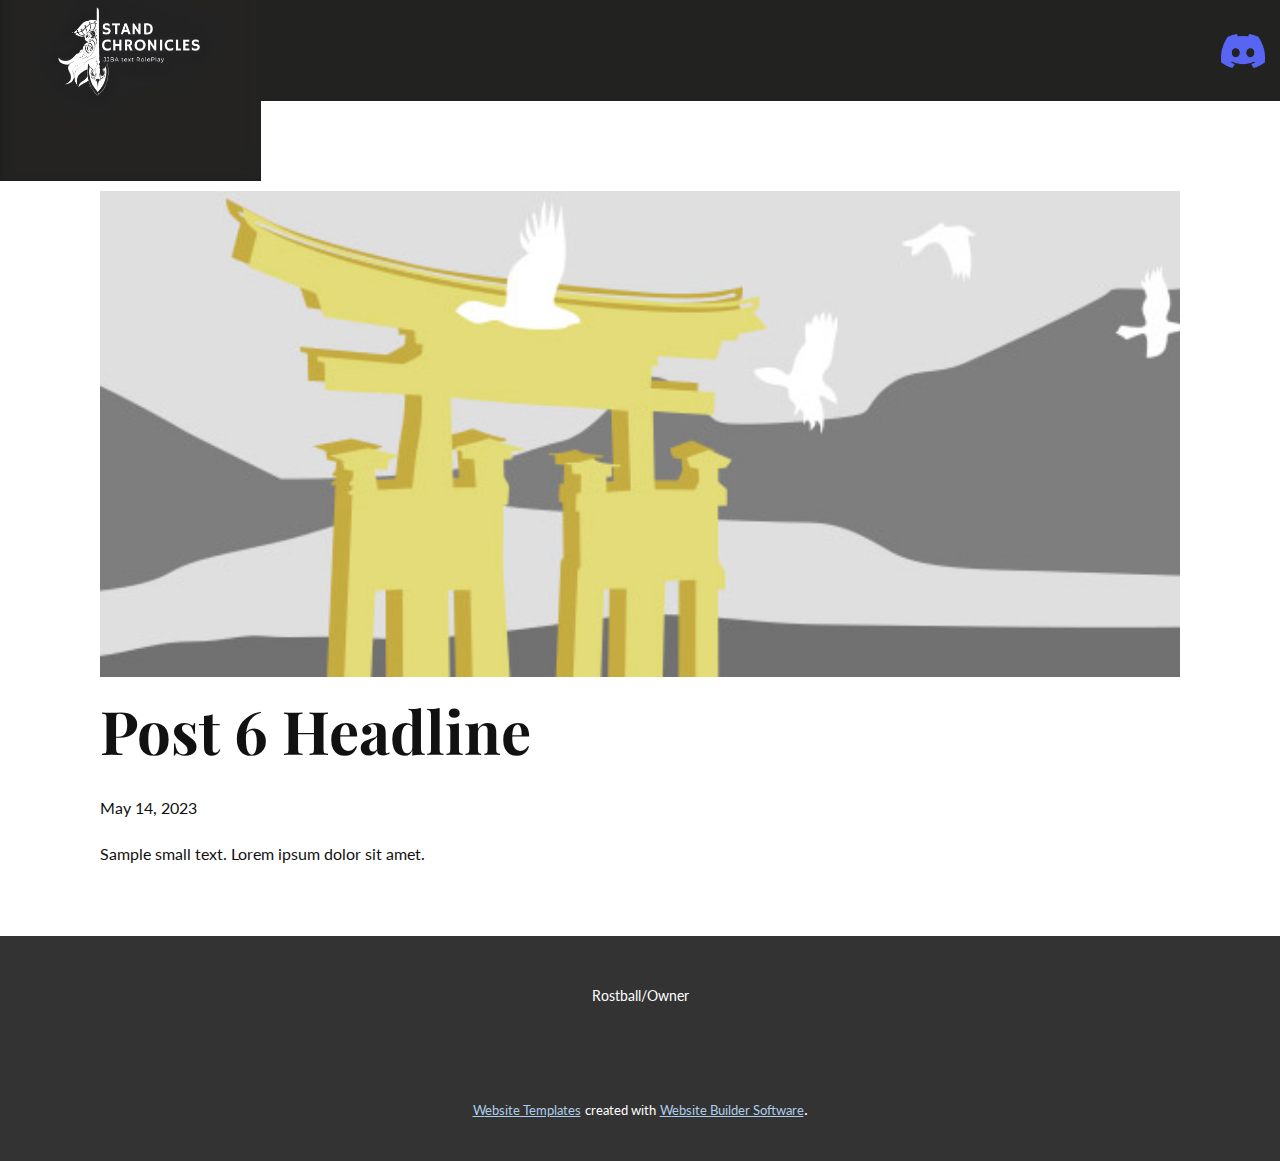
<file: blog/post-5.html>
<!DOCTYPE html>
<html style="font-size: 16px;" lang="en"><head>
    <meta name="viewport" content="width=device-width, initial-scale=1.0">
    <meta charset="utf-8">
    <meta name="keywords" content="Post 1 Headline">
    <meta name="description" content="">
    <title>Post 6 Headline</title>
    <link rel="stylesheet" href="../nicepage.css" media="screen">
<link rel="stylesheet" href="../Post-Template.css" media="screen">
    <script class="u-script" type="text/javascript" src="../jquery.js" defer=""></script>
    <script class="u-script" type="text/javascript" src="../nicepage.js" defer=""></script>
    <meta name="generator" content="Nicepage 5.9.10, nicepage.com">
    <link id="u-theme-google-font" rel="stylesheet" href="https://fonts.googleapis.com/css?family=Playfair+Display:400,400i,500,500i,600,600i,700,700i,800,800i,900,900i|Lato:100,100i,300,300i,400,400i,700,700i,900,900i">
    <link id="u-page-google-font" rel="stylesheet" href="https://fonts.googleapis.com/css?family=Playfair+Display:400,400i,500,500i,600,600i,700,700i,800,800i,900,900i">
    
    
    <script type="application/ld+json">{
		"@context": "http://schema.org",
		"@type": "Organization",
		"name": "",
		"logo": "images/zyro-image8.png"
}</script>
    <meta name="theme-color" content="#478ac9">
  <meta data-intl-tel-input-cdn-path="intlTelInput/"></head>
  <body class="u-body u-xl-mode" data-lang="en"><header class="u-clearfix u-custom-color-2 u-header u-header" id="sec-c67f"><a href="https://nicepage.com" class="u-image u-logo u-image-1" data-image-width="2000" data-image-height="2000">
        <img src="../images/zyro-image8.png" class="u-logo-image u-logo-image-1">
      </a><nav class="u-menu u-menu-one-level u-offcanvas u-menu-1" data-responsive-from="MD">
        <div class="menu-collapse" style="font-size: 1rem; letter-spacing: 0px; font-weight: 700;">
          <a class="u-button-style u-custom-border u-custom-border-color u-custom-borders u-custom-left-right-menu-spacing u-custom-padding-bottom u-custom-text-active-color u-custom-text-color u-custom-top-bottom-menu-spacing u-nav-link u-text-active-palette-1-base u-text-hover-palette-2-base" href="#">
            <svg class="u-svg-link" viewBox="0 0 24 24"><use xmlns:xlink="http://www.w3.org/1999/xlink" xlink:href="#menu-hamburger"></use></svg>
            <svg class="u-svg-content" version="1.1" id="menu-hamburger" viewBox="0 0 16 16" x="0px" y="0px" xmlns:xlink="http://www.w3.org/1999/xlink" xmlns="http://www.w3.org/2000/svg"><g><rect y="1" width="16" height="2"></rect><rect y="7" width="16" height="2"></rect><rect y="13" width="16" height="2"></rect>
</g></svg>
          </a>
        </div>
        <div class="u-nav-container"></div>
        <div class="u-nav-container-collapse">
          <div class="u-black u-container-style u-inner-container-layout u-opacity u-opacity-95 u-sidenav">
            <div class="u-inner-container-layout u-sidenav-overflow">
              <div class="u-menu-close"></div>
              <ul class="u-align-center u-nav u-popupmenu-items u-unstyled u-nav-1"><li class="u-nav-item"><a class="u-button-style u-nav-link" href="../Home.html">Home</a>
</li><li class="u-nav-item"><a class="u-button-style u-nav-link" href="../About.html">About</a>
</li><li class="u-nav-item"><a class="u-button-style u-nav-link" href="../Сезон-1.html">Сезон 1</a>
</li><li class="u-nav-item"><a class="u-button-style u-nav-link" href="../Сезоны.html">Сезоны</a>
</li></ul>
            </div>
          </div>
          <div class="u-black u-menu-overlay u-opacity u-opacity-70"></div>
        </div>
      </nav><img class="u-image u-image-contain u-image-default u-image-2" src="../images/image8.png" alt="" data-image-width="619" data-image-height="470" data-href="https://discord.gg/TKcjsDPbUJ"></header>
    <section class="u-align-center u-clearfix u-section-1" id="sec-4fd5">
      <div class="u-clearfix u-sheet u-valign-middle-md u-valign-middle-sm u-valign-middle-xs u-sheet-1"><!--post_details--><!--post_details_options_json--><!--{"source":""}--><!--/post_details_options_json--><!--blog_post-->
        <div class="u-container-style u-expanded-width u-post-details u-post-details-1">
          <div class="u-container-layout u-valign-middle u-container-layout-1"><!--blog_post_image-->
            <img alt="" class="u-blog-control u-expanded-width u-image u-image-default u-image-1" src="../images/8ad73f3c.jpeg"><!--/blog_post_image--><!--blog_post_header-->
            <h2 class="u-blog-control u-text u-text-1">Post 6 Headline</h2><!--/blog_post_header--><!--blog_post_metadata-->
            <div class="u-blog-control u-metadata u-metadata-1"><!--blog_post_metadata_date-->
              <span class="u-meta-date u-meta-icon">May 14, 2023</span><!--/blog_post_metadata_date--><!--blog_post_metadata_category-->
              <!--/blog_post_metadata_category--><!--blog_post_metadata_comments-->
              <!--/blog_post_metadata_comments-->
            </div><!--/blog_post_metadata--><!--blog_post_content-->
            <div class="u-align-justify u-blog-control u-post-content u-text u-text-2 fr-view">
  Sample small text. Lorem ipsum dolor sit amet.
  </div><!--/blog_post_content-->
          </div>
        </div><!--/blog_post--><!--/post_details-->
      </div>
    </section>
    
    
    <footer class="u-align-center u-clearfix u-footer u-grey-80 u-footer" id="sec-b7f2"><div class="u-clearfix u-sheet u-sheet-1">
        <p class="u-small-text u-text u-text-variant u-text-1">Rostball/Owner</p>
      </div></footer>
    <section class="u-backlink u-clearfix u-grey-80">
      <a class="u-link" href="https://nicepage.com/website-templates" target="_blank">
        <span>Website Templates</span>
      </a>
      <p class="u-text">
        <span>created with</span>
      </p>
      <a class="u-link" href="" target="_blank">
        <span>Website Builder Software</span>
      </a>. 
    </section>
  
</body></html>
</file>
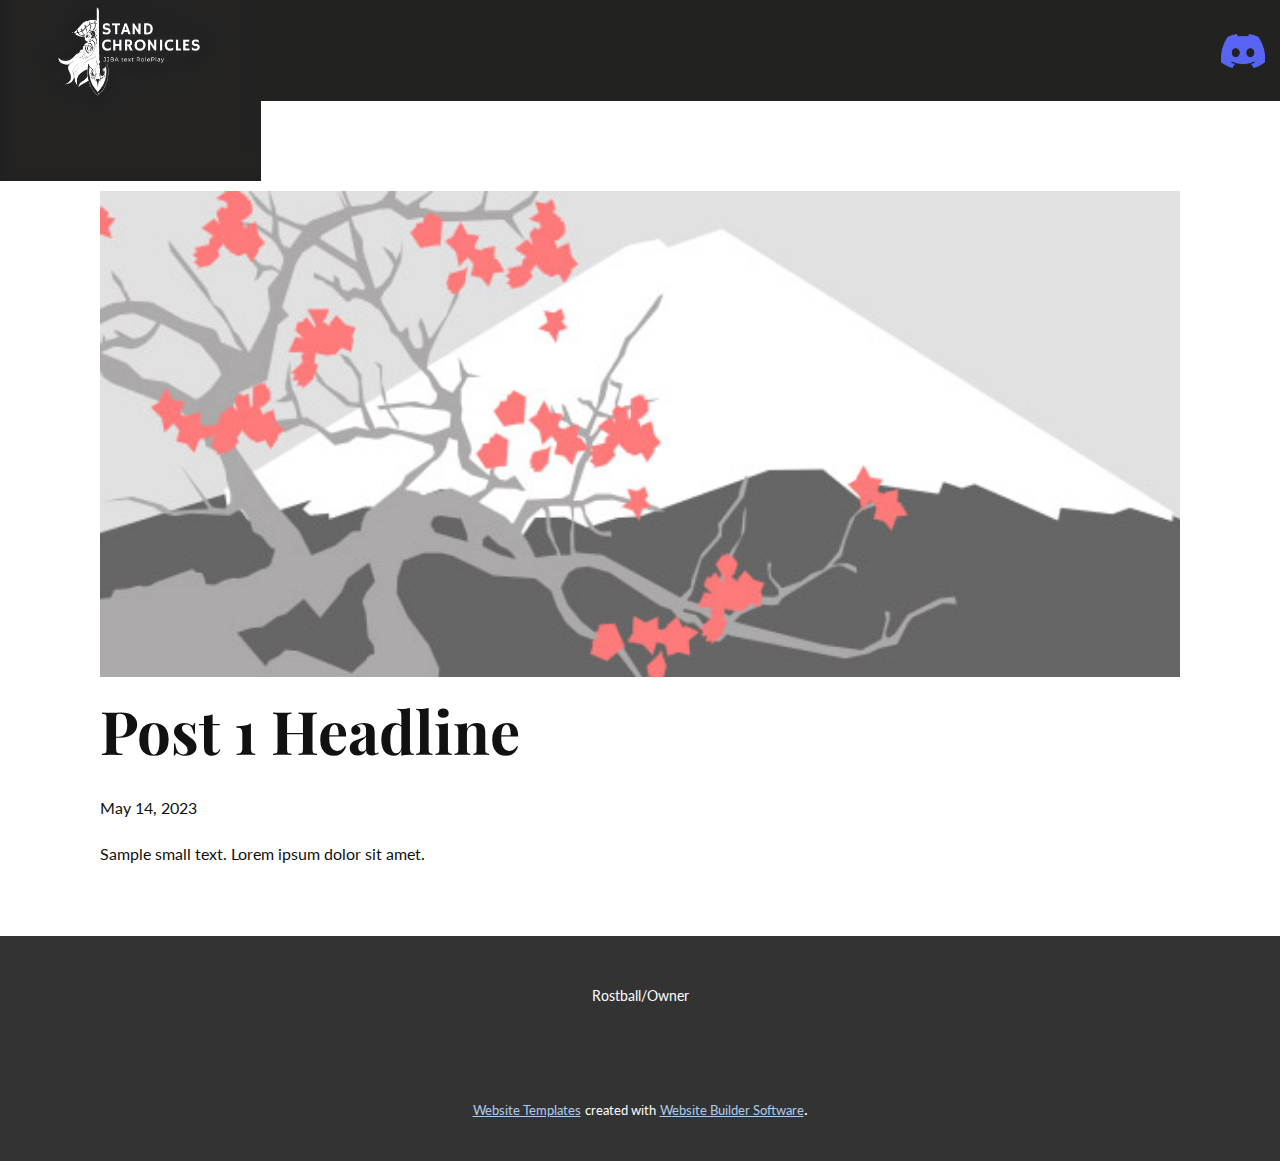
<file: blog/post.html>
<!DOCTYPE html>
<html style="font-size: 16px;" lang="en"><head>
    <meta name="viewport" content="width=device-width, initial-scale=1.0">
    <meta charset="utf-8">
    <meta name="keywords" content="Post 1 Headline">
    <meta name="description" content="">
    <title>Post 1 Headline</title>
    <link rel="stylesheet" href="../nicepage.css" media="screen">
<link rel="stylesheet" href="../Post-Template.css" media="screen">
    <script class="u-script" type="text/javascript" src="../jquery.js" defer=""></script>
    <script class="u-script" type="text/javascript" src="../nicepage.js" defer=""></script>
    <meta name="generator" content="Nicepage 5.9.10, nicepage.com">
    <link id="u-theme-google-font" rel="stylesheet" href="https://fonts.googleapis.com/css?family=Playfair+Display:400,400i,500,500i,600,600i,700,700i,800,800i,900,900i|Lato:100,100i,300,300i,400,400i,700,700i,900,900i">
    <link id="u-page-google-font" rel="stylesheet" href="https://fonts.googleapis.com/css?family=Playfair+Display:400,400i,500,500i,600,600i,700,700i,800,800i,900,900i">
    
    
    <script type="application/ld+json">{
		"@context": "http://schema.org",
		"@type": "Organization",
		"name": "",
		"logo": "images/zyro-image8.png"
}</script>
    <meta name="theme-color" content="#478ac9">
  <meta data-intl-tel-input-cdn-path="intlTelInput/"></head>
  <body class="u-body u-xl-mode" data-lang="en"><header class="u-clearfix u-custom-color-2 u-header u-header" id="sec-c67f"><a href="https://nicepage.com" class="u-image u-logo u-image-1" data-image-width="2000" data-image-height="2000">
        <img src="../images/zyro-image8.png" class="u-logo-image u-logo-image-1">
      </a><nav class="u-menu u-menu-one-level u-offcanvas u-menu-1" data-responsive-from="MD">
        <div class="menu-collapse" style="font-size: 1rem; letter-spacing: 0px; font-weight: 700;">
          <a class="u-button-style u-custom-border u-custom-border-color u-custom-borders u-custom-left-right-menu-spacing u-custom-padding-bottom u-custom-text-active-color u-custom-text-color u-custom-top-bottom-menu-spacing u-nav-link u-text-active-palette-1-base u-text-hover-palette-2-base" href="#">
            <svg class="u-svg-link" viewBox="0 0 24 24"><use xmlns:xlink="http://www.w3.org/1999/xlink" xlink:href="#menu-hamburger"></use></svg>
            <svg class="u-svg-content" version="1.1" id="menu-hamburger" viewBox="0 0 16 16" x="0px" y="0px" xmlns:xlink="http://www.w3.org/1999/xlink" xmlns="http://www.w3.org/2000/svg"><g><rect y="1" width="16" height="2"></rect><rect y="7" width="16" height="2"></rect><rect y="13" width="16" height="2"></rect>
</g></svg>
          </a>
        </div>
        <div class="u-nav-container"></div>
        <div class="u-nav-container-collapse">
          <div class="u-black u-container-style u-inner-container-layout u-opacity u-opacity-95 u-sidenav">
            <div class="u-inner-container-layout u-sidenav-overflow">
              <div class="u-menu-close"></div>
              <ul class="u-align-center u-nav u-popupmenu-items u-unstyled u-nav-1"><li class="u-nav-item"><a class="u-button-style u-nav-link" href="../Home.html">Home</a>
</li><li class="u-nav-item"><a class="u-button-style u-nav-link" href="../About.html">About</a>
</li><li class="u-nav-item"><a class="u-button-style u-nav-link" href="../Сезон-1.html">Сезон 1</a>
</li><li class="u-nav-item"><a class="u-button-style u-nav-link" href="../Сезоны.html">Сезоны</a>
</li></ul>
            </div>
          </div>
          <div class="u-black u-menu-overlay u-opacity u-opacity-70"></div>
        </div>
      </nav><img class="u-image u-image-contain u-image-default u-image-2" src="../images/image8.png" alt="" data-image-width="619" data-image-height="470" data-href="https://discord.gg/TKcjsDPbUJ"></header>
    <section class="u-align-center u-clearfix u-section-1" id="sec-4fd5">
      <div class="u-clearfix u-sheet u-valign-middle-md u-valign-middle-sm u-valign-middle-xs u-sheet-1"><!--post_details--><!--post_details_options_json--><!--{"source":""}--><!--/post_details_options_json--><!--blog_post-->
        <div class="u-container-style u-expanded-width u-post-details u-post-details-1">
          <div class="u-container-layout u-valign-middle u-container-layout-1"><!--blog_post_image-->
            <img alt="" class="u-blog-control u-expanded-width u-image u-image-default u-image-1" src="../images/0fd3416c.jpeg"><!--/blog_post_image--><!--blog_post_header-->
            <h2 class="u-blog-control u-text u-text-1">Post 1 Headline</h2><!--/blog_post_header--><!--blog_post_metadata-->
            <div class="u-blog-control u-metadata u-metadata-1"><!--blog_post_metadata_date-->
              <span class="u-meta-date u-meta-icon">May 14, 2023</span><!--/blog_post_metadata_date--><!--blog_post_metadata_category-->
              <!--/blog_post_metadata_category--><!--blog_post_metadata_comments-->
              <!--/blog_post_metadata_comments-->
            </div><!--/blog_post_metadata--><!--blog_post_content-->
            <div class="u-align-justify u-blog-control u-post-content u-text u-text-2 fr-view">
  Sample small text. Lorem ipsum dolor sit amet.
  </div><!--/blog_post_content-->
          </div>
        </div><!--/blog_post--><!--/post_details-->
      </div>
    </section>
    
    
    <footer class="u-align-center u-clearfix u-footer u-grey-80 u-footer" id="sec-b7f2"><div class="u-clearfix u-sheet u-sheet-1">
        <p class="u-small-text u-text u-text-variant u-text-1">Rostball/Owner</p>
      </div></footer>
    <section class="u-backlink u-clearfix u-grey-80">
      <a class="u-link" href="https://nicepage.com/website-templates" target="_blank">
        <span>Website Templates</span>
      </a>
      <p class="u-text">
        <span>created with</span>
      </p>
      <a class="u-link" href="" target="_blank">
        <span>Website Builder Software</span>
      </a>. 
    </section>
  
</body></html>
</file>
